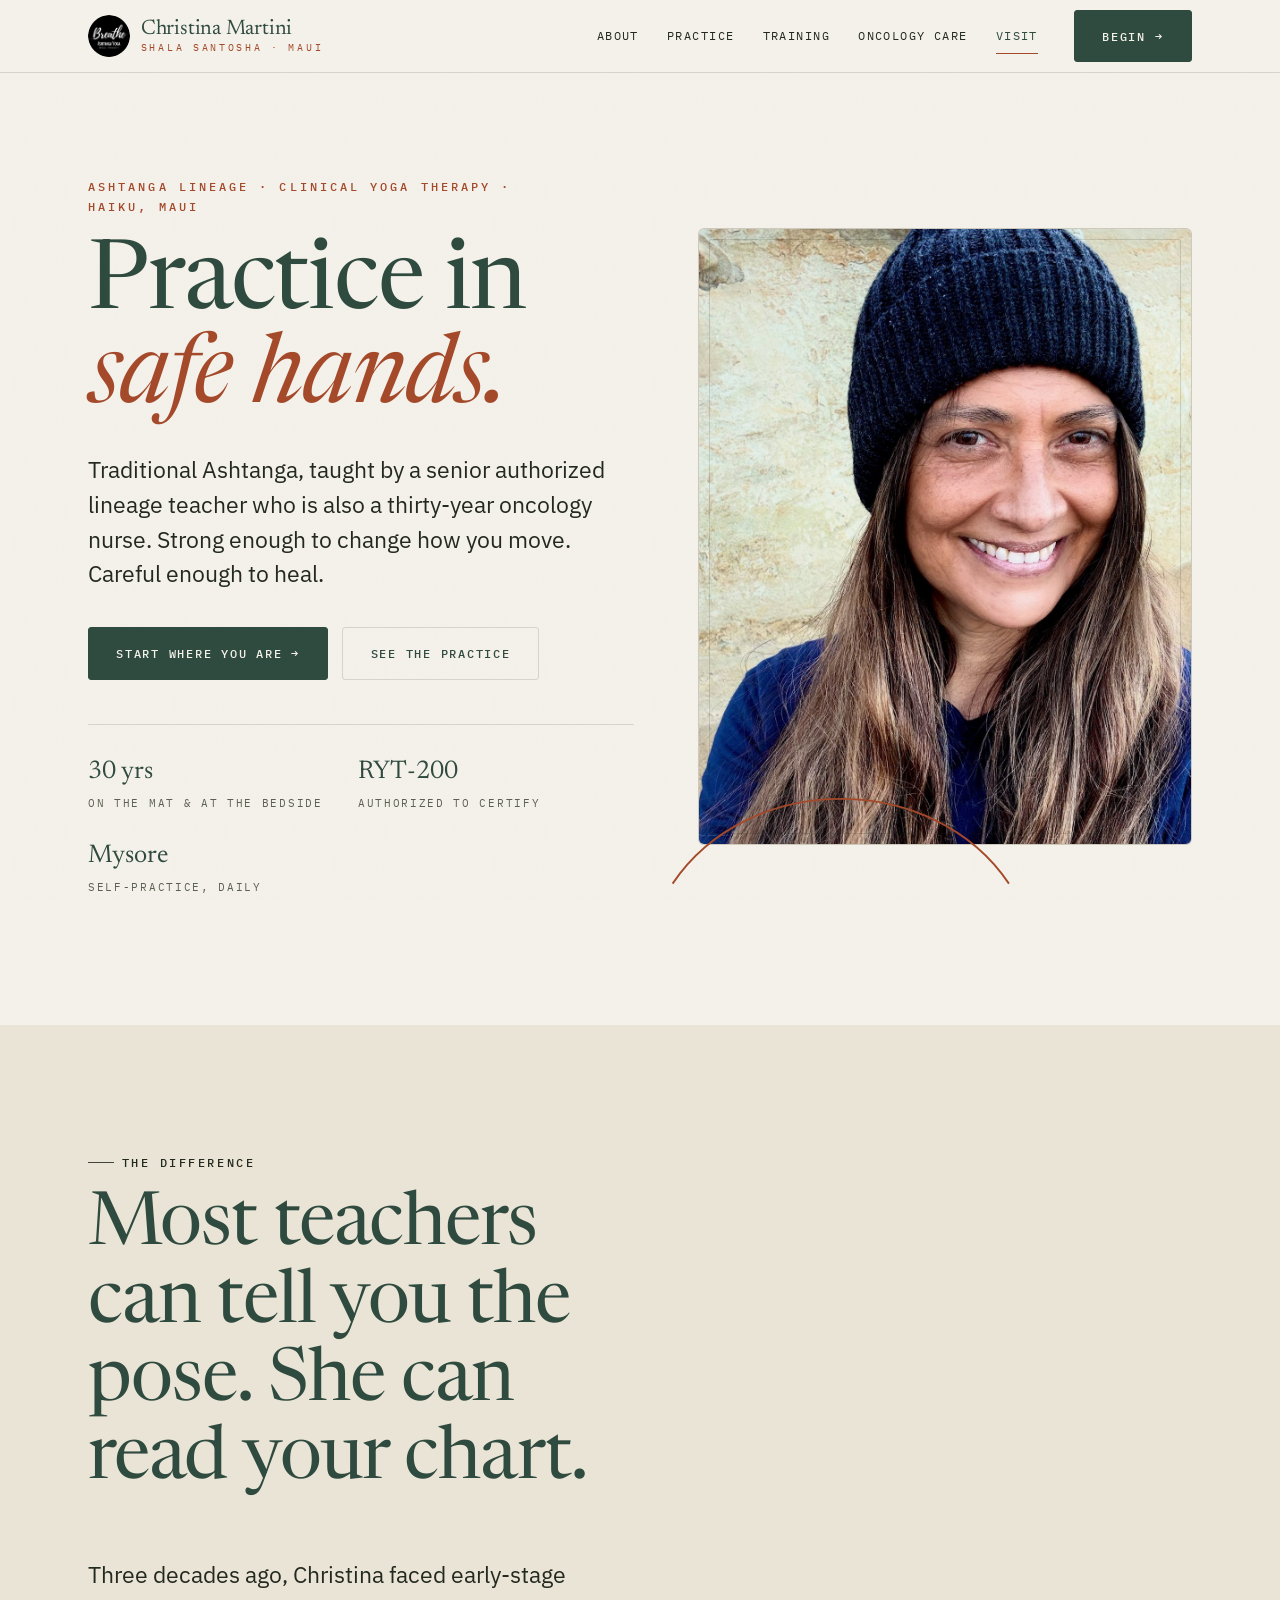
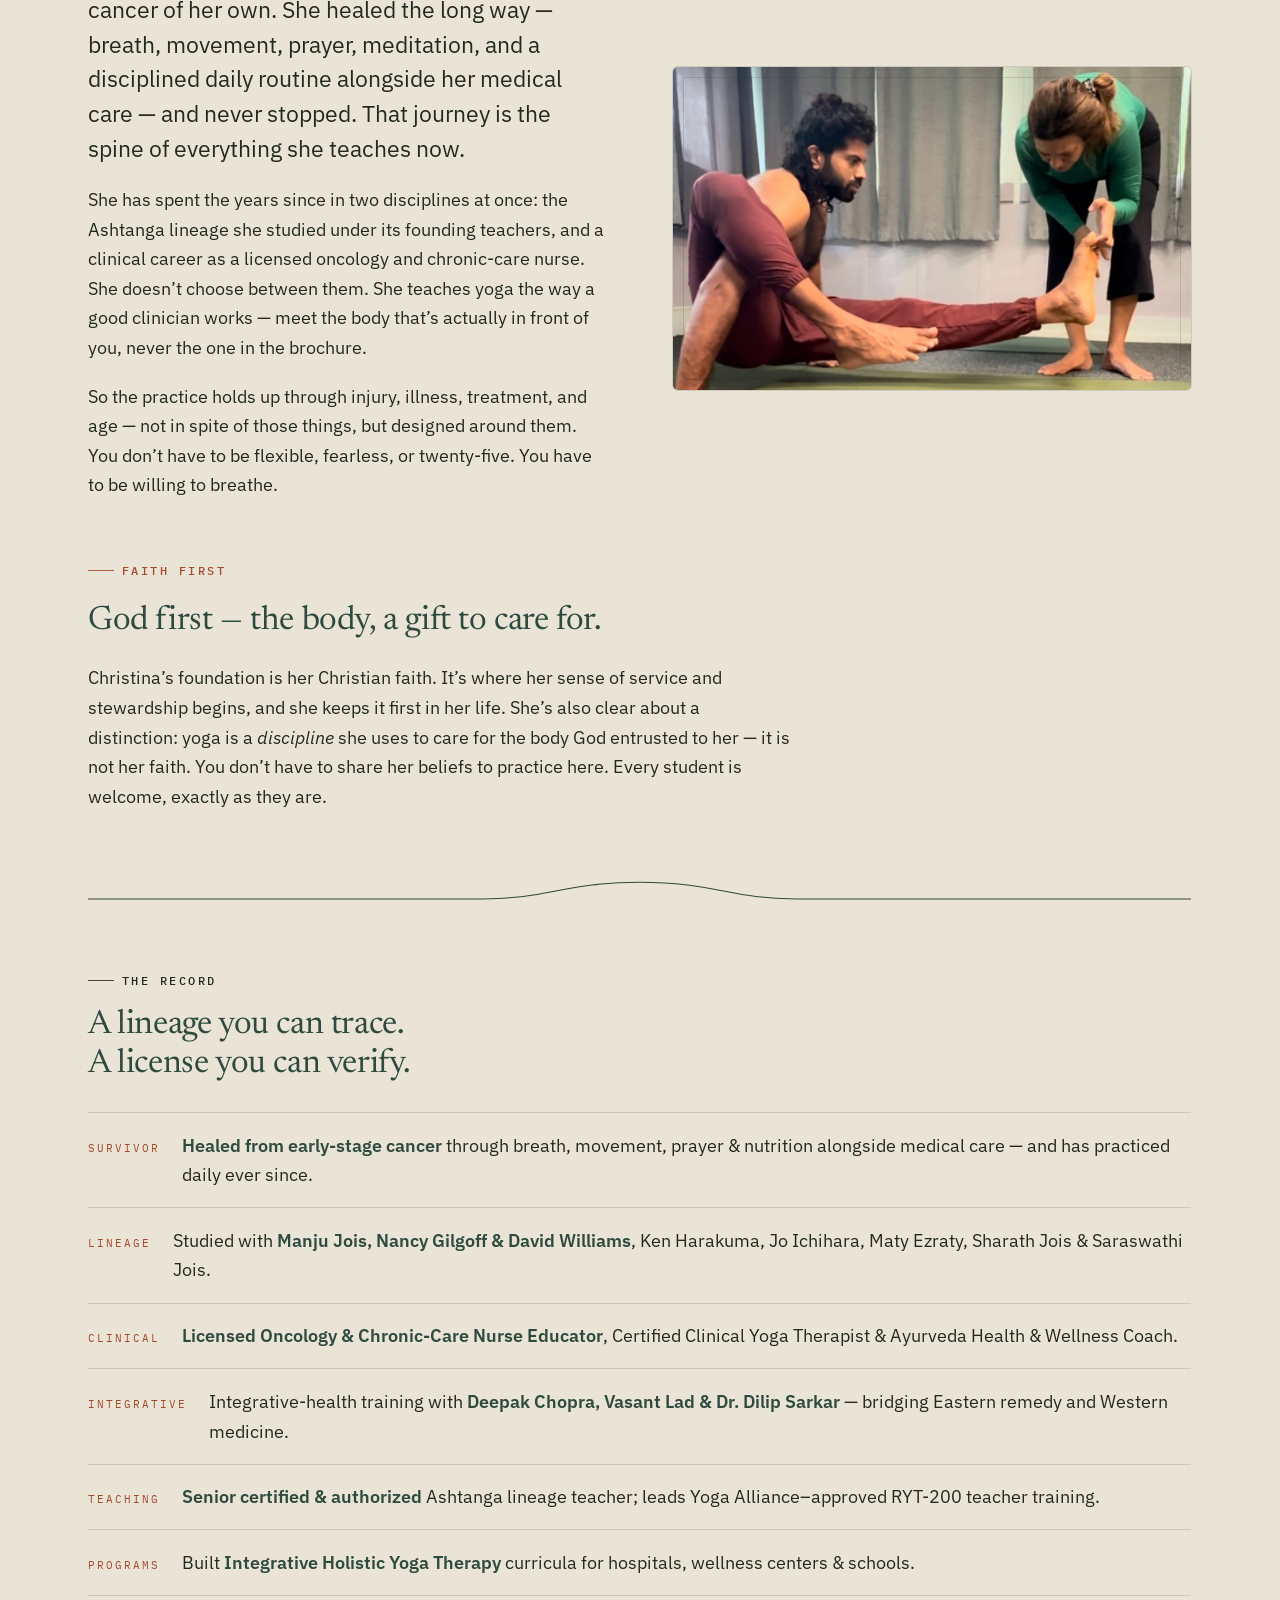
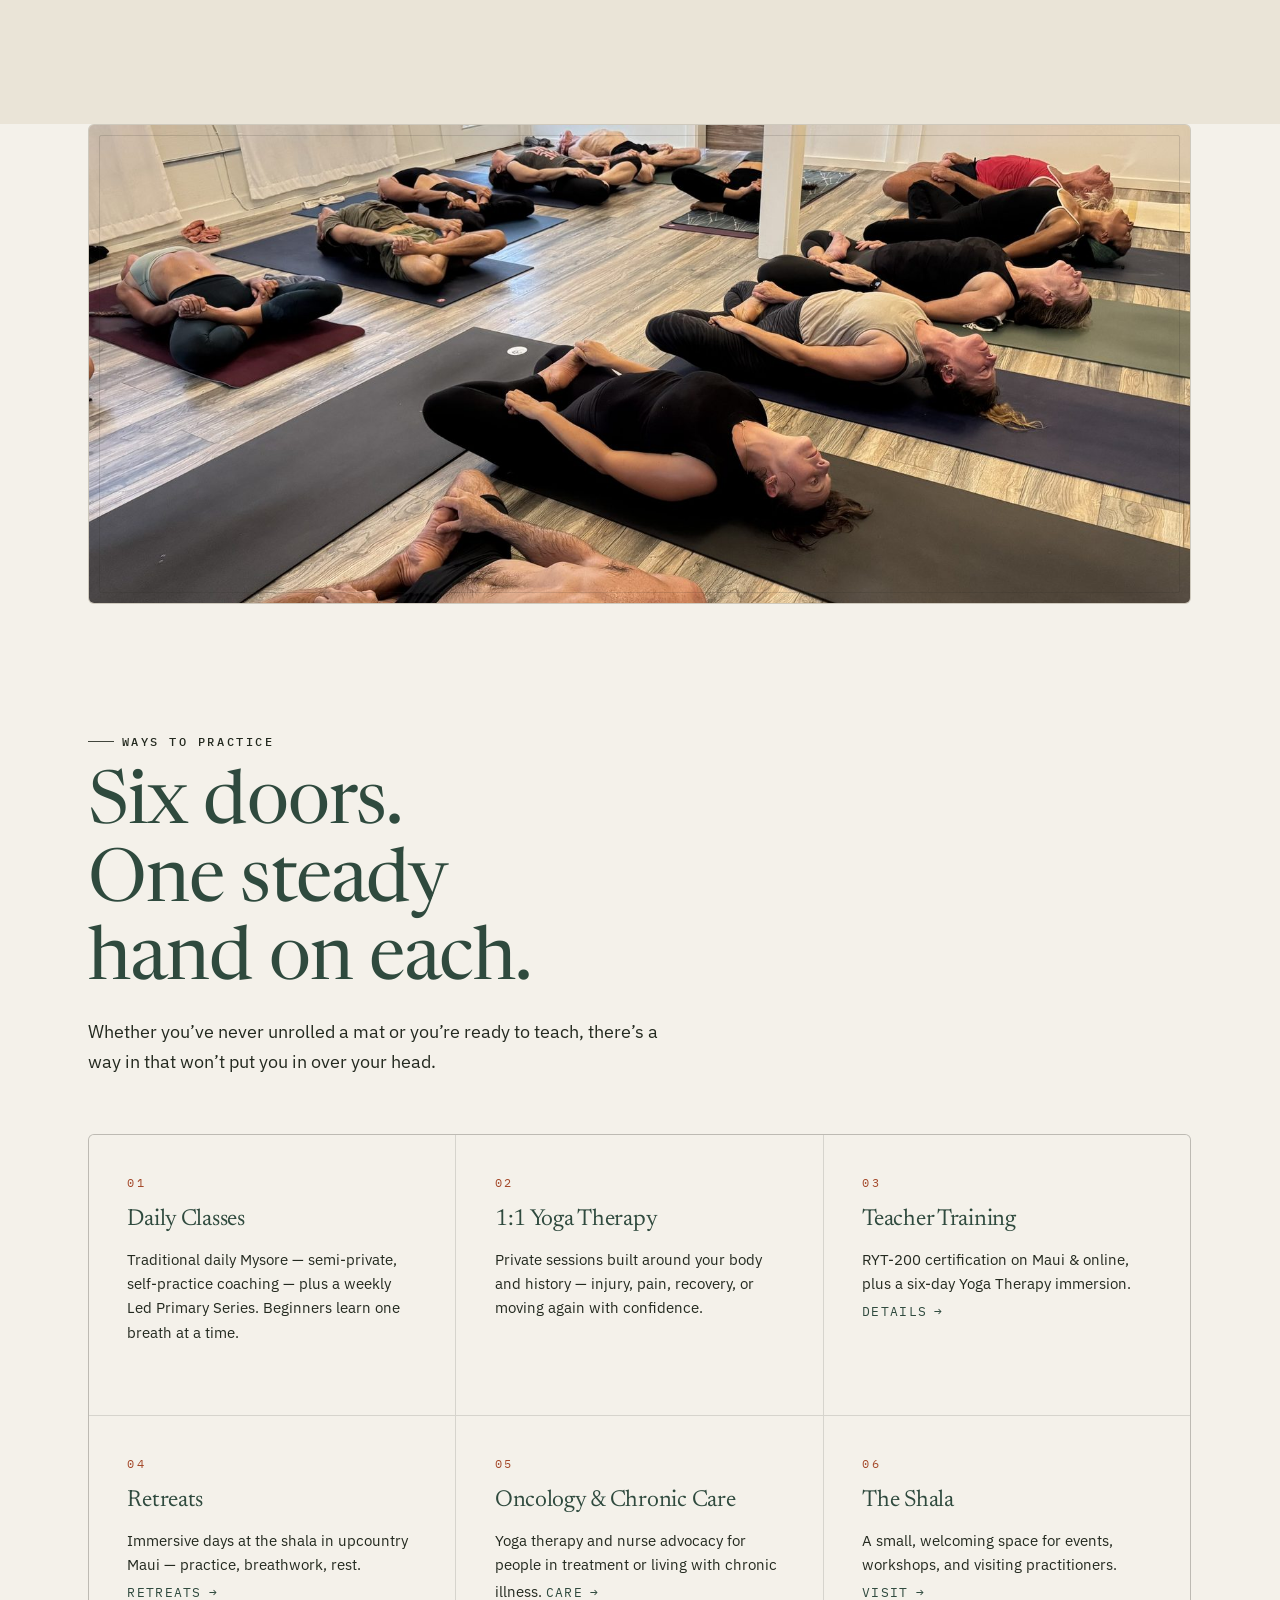
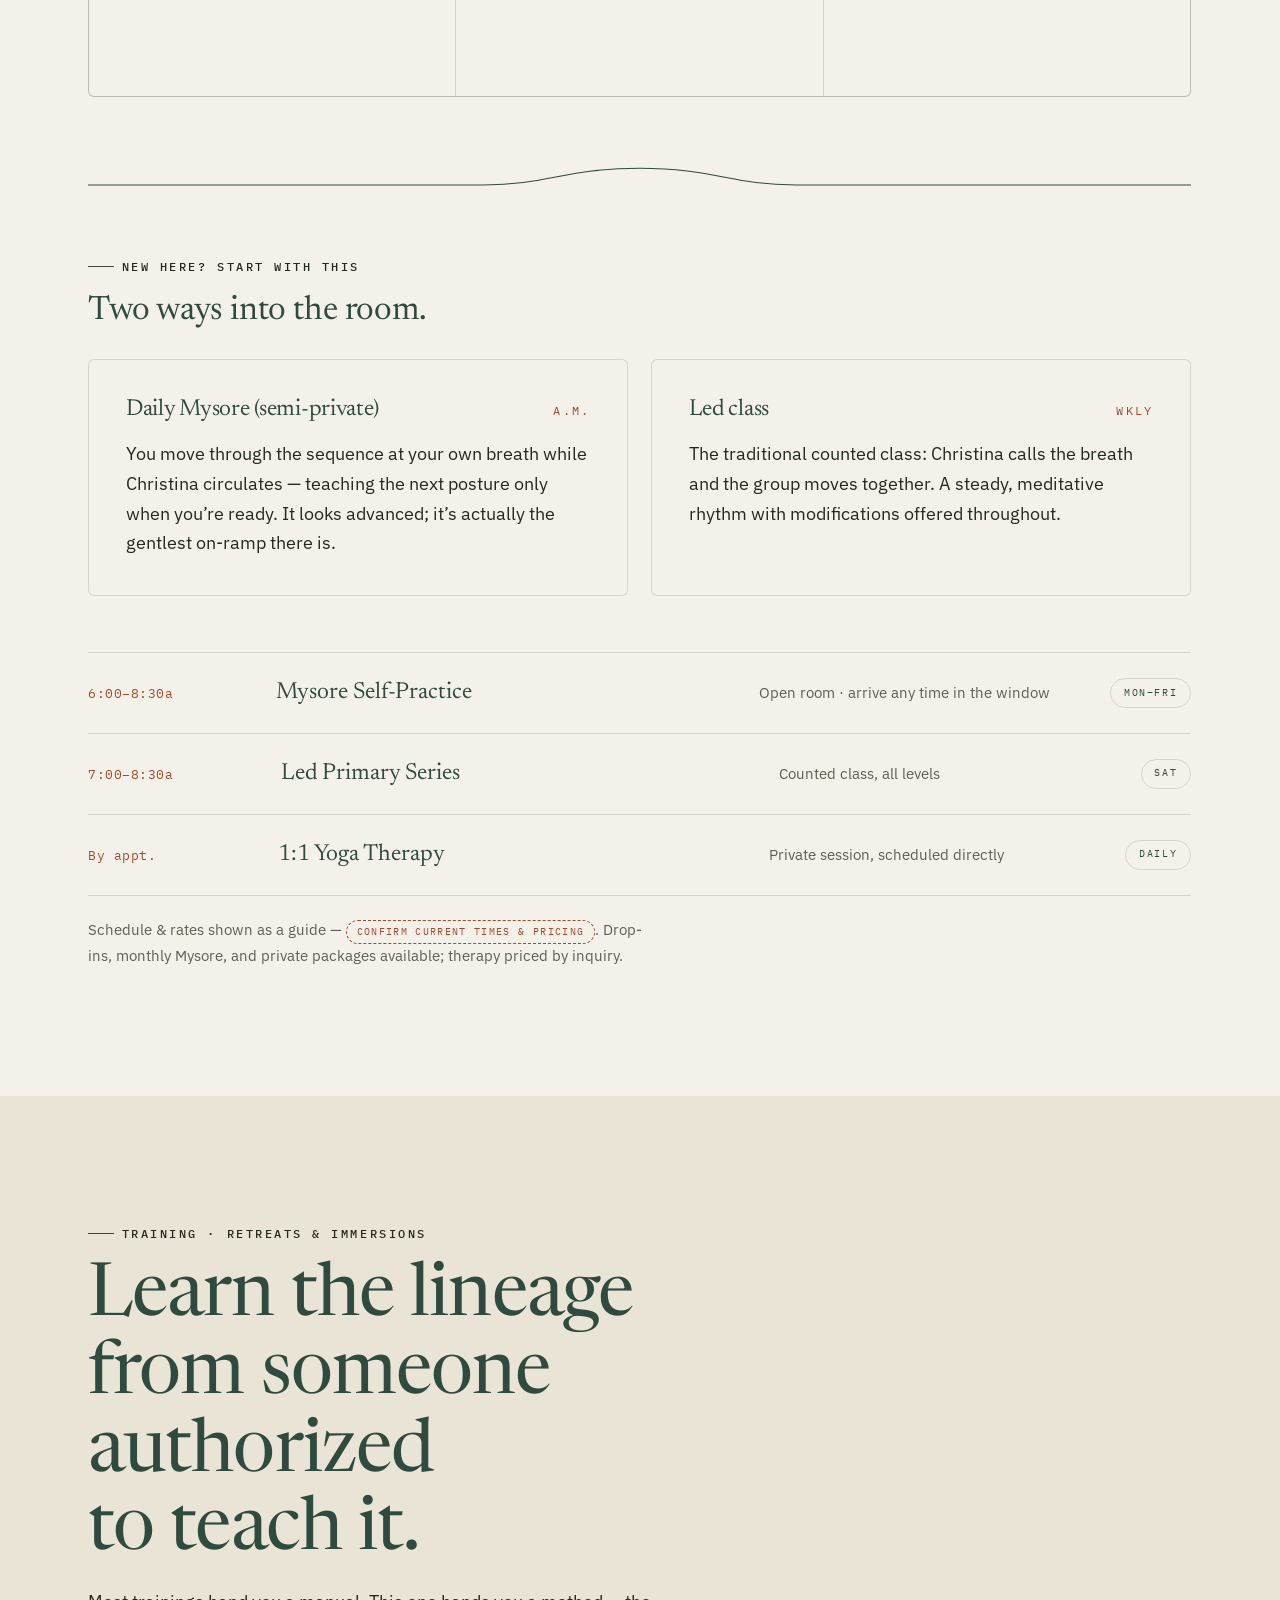
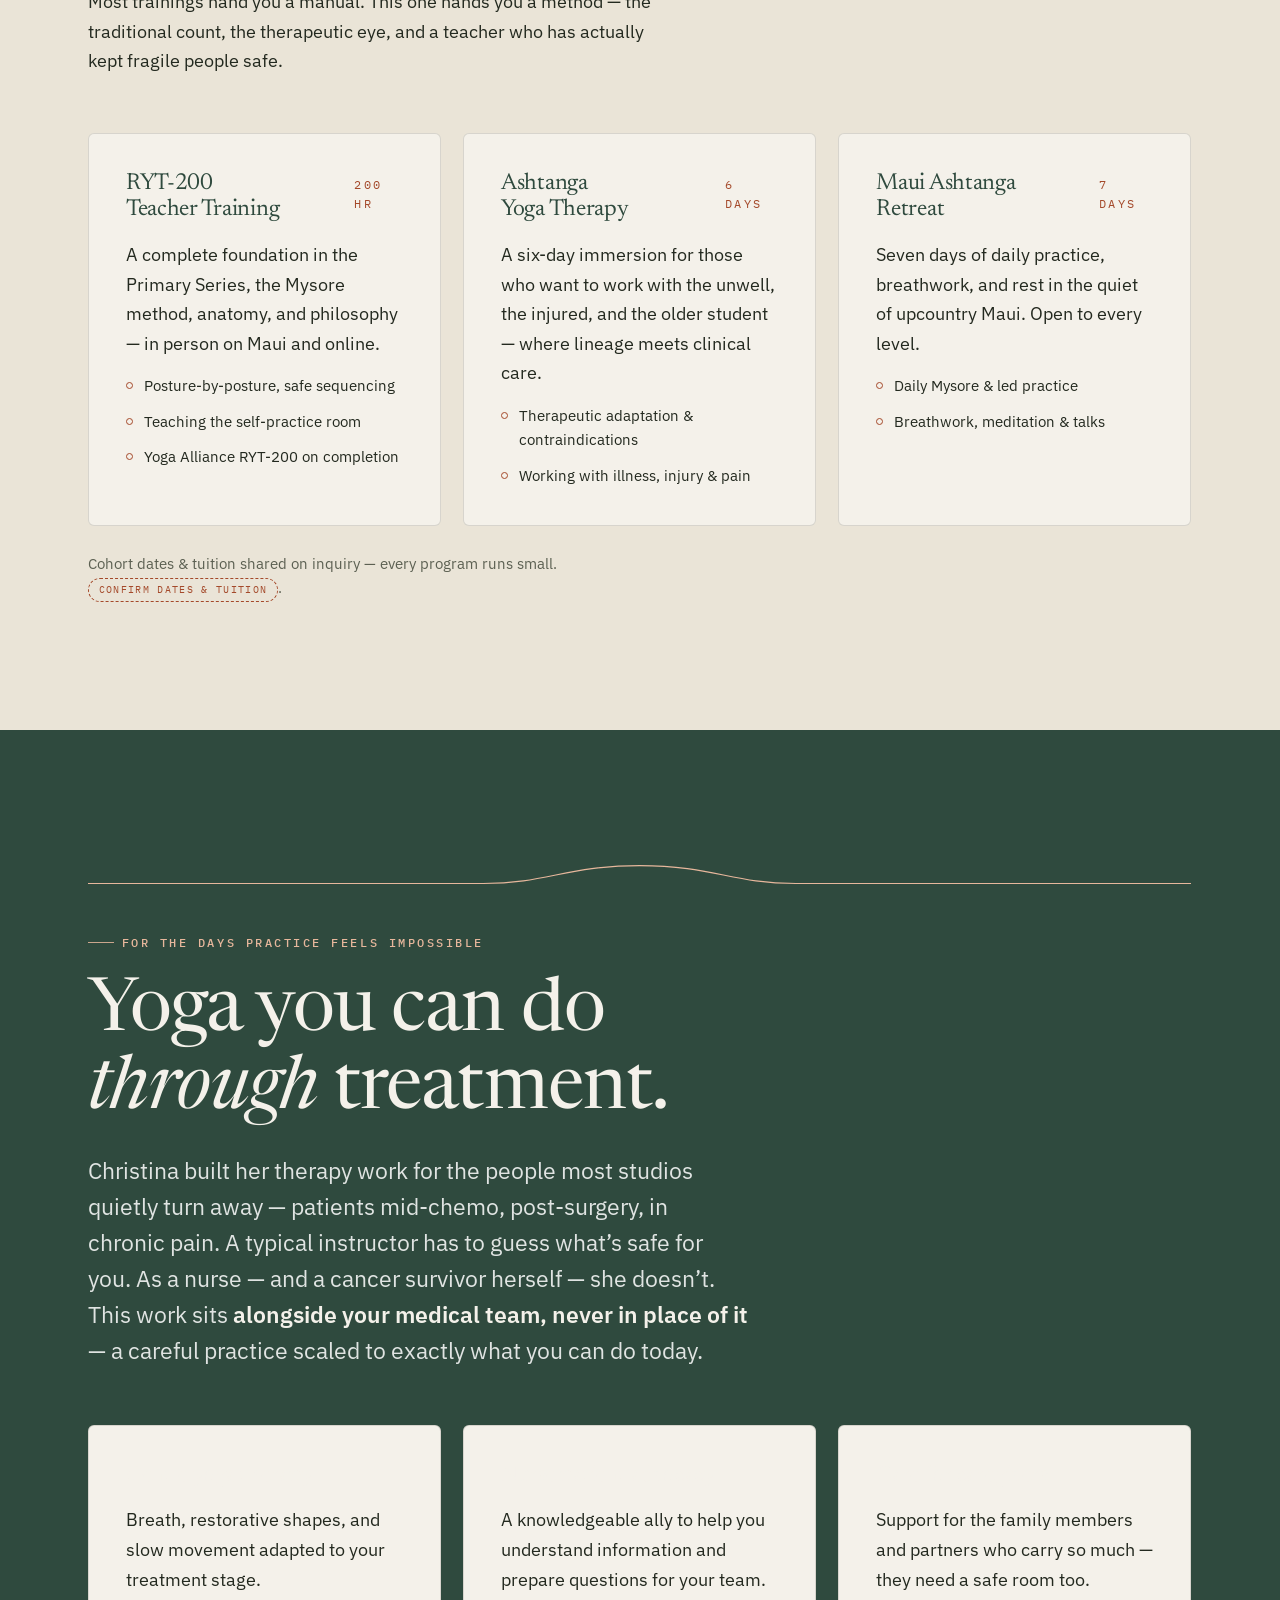
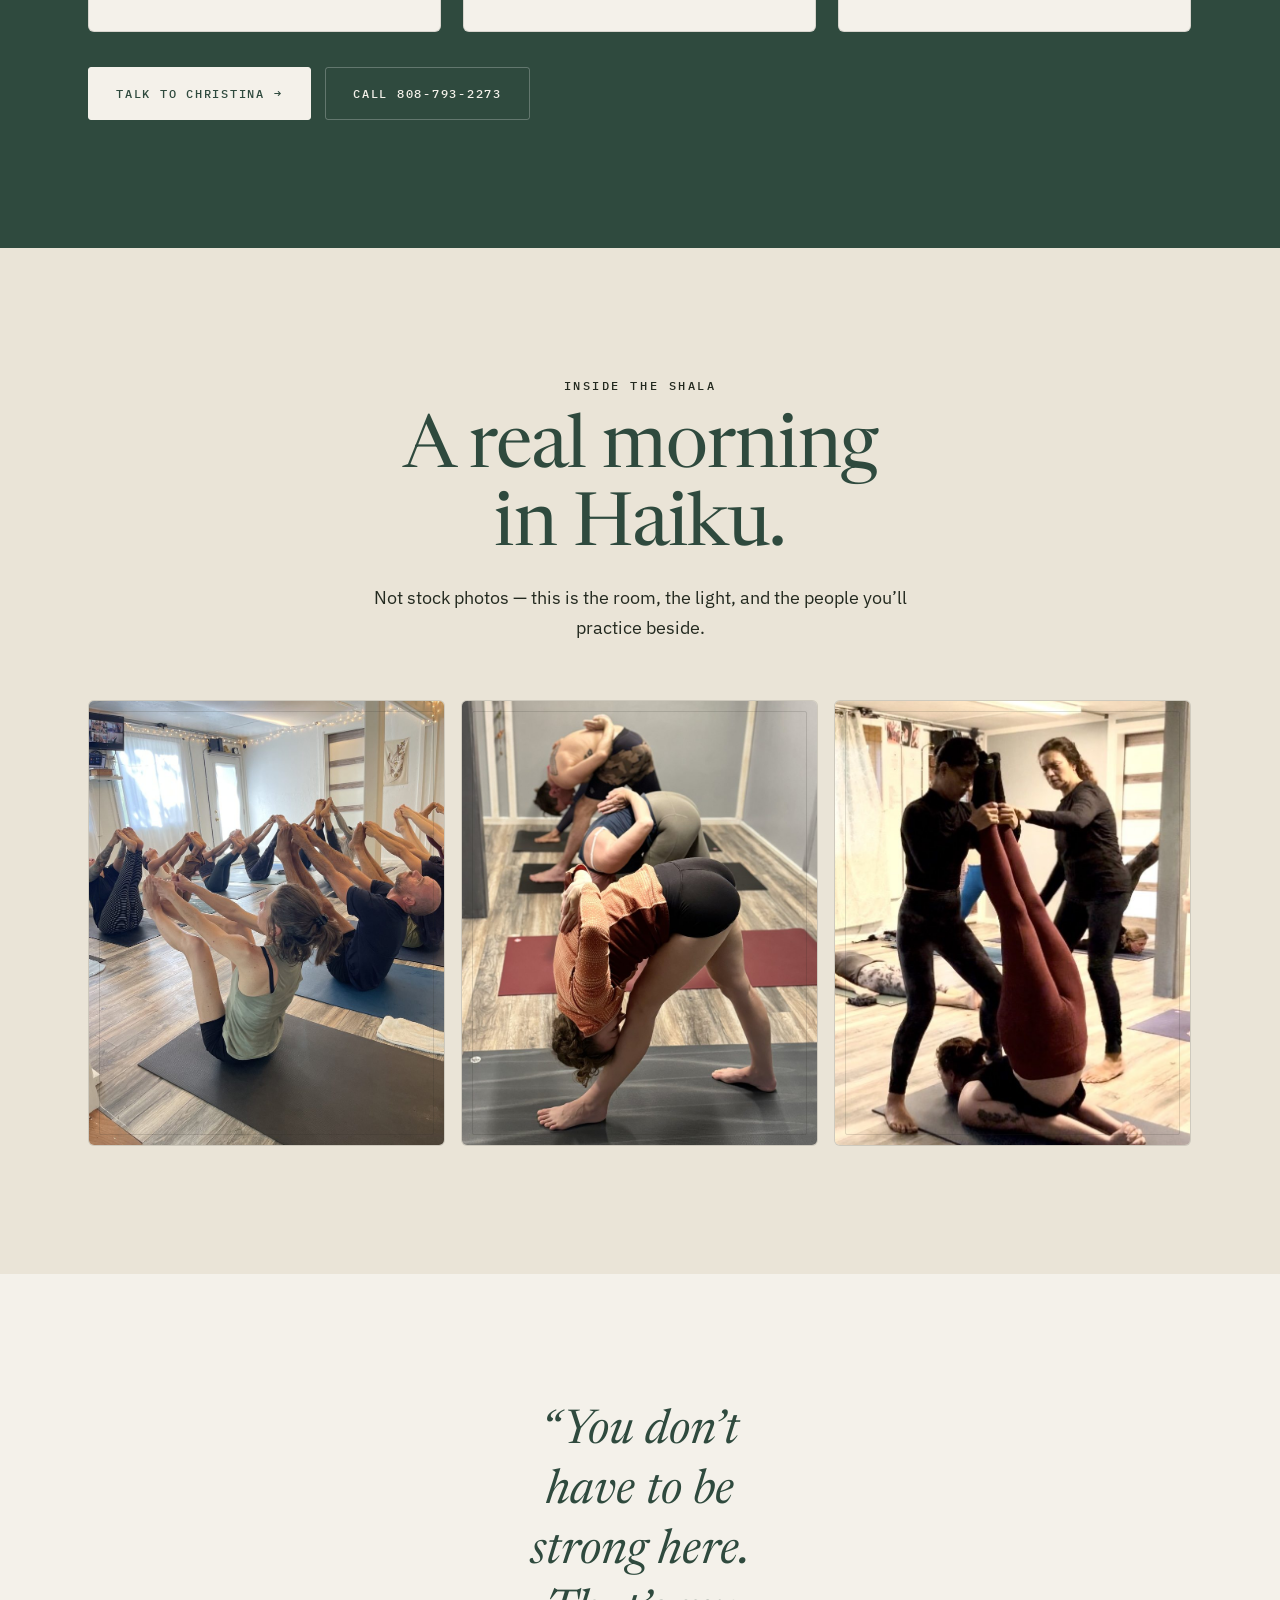
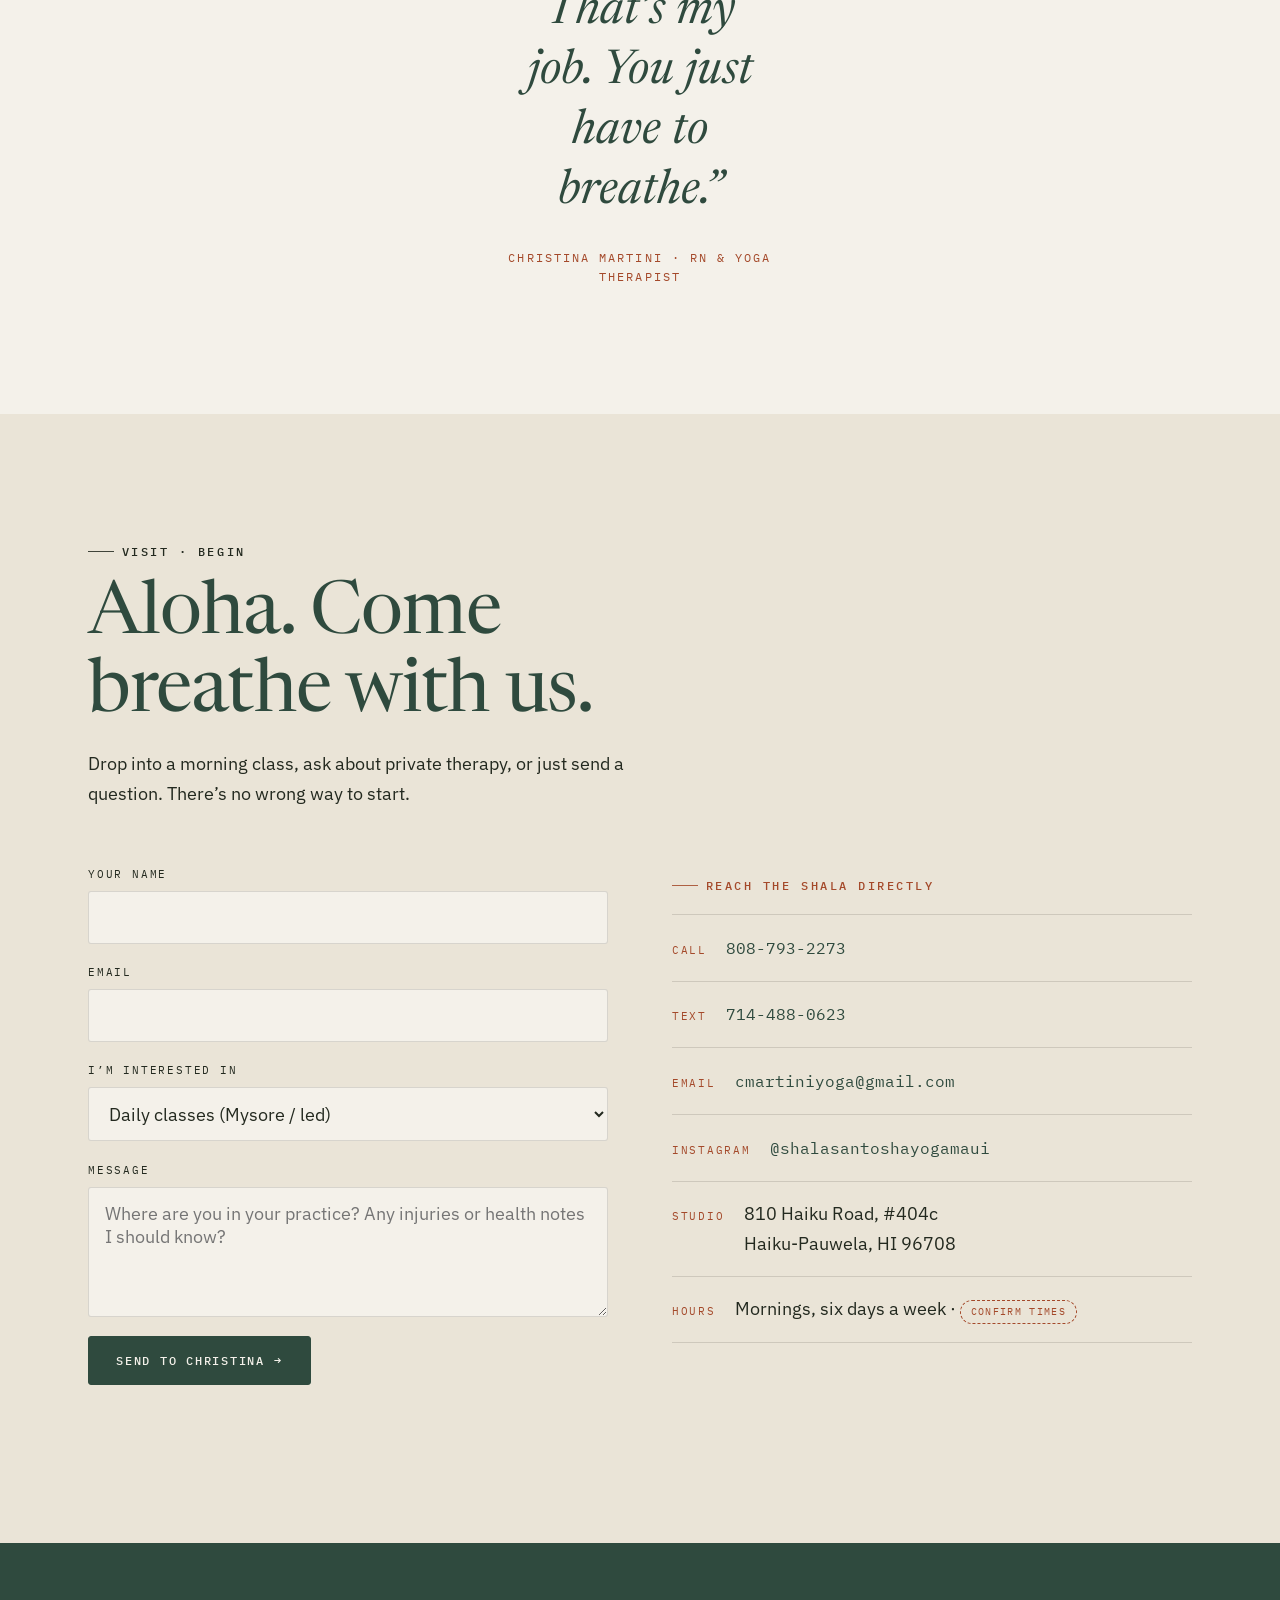
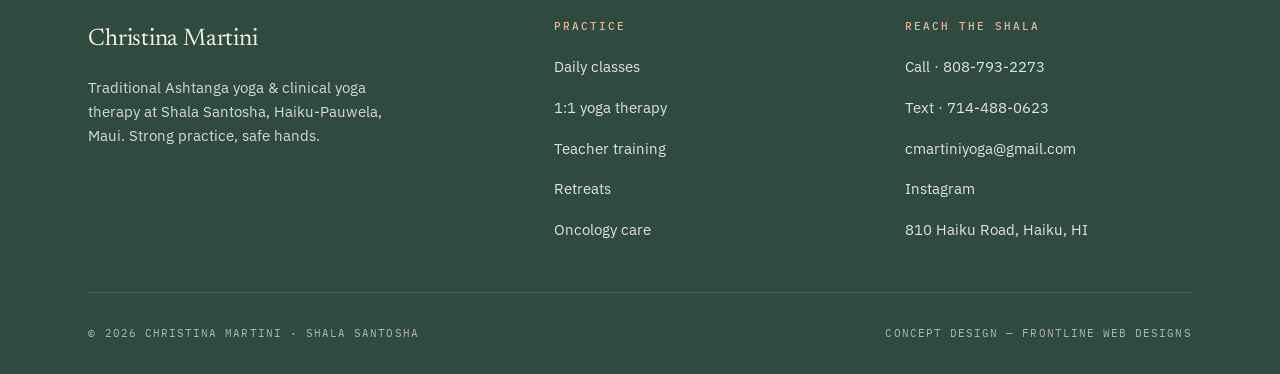
<file: index.html>
<!DOCTYPE html>
<html lang="en">
<head>
  <meta charset="UTF-8" />
  <meta name="viewport" content="width=device-width, initial-scale=1" />
  <!-- PITCH CONCEPT — keep noindex until Christina signs on -->
  <meta name="robots" content="noindex, nofollow" />
  <title>Christina Martini · Traditional Ashtanga Yoga &amp; Clinical Yoga Therapy — Haiku, Maui</title>
  <meta name="description" content="Traditional Ashtanga yoga taught by a senior authorized lineage teacher who is also a 30-year oncology nurse. Daily classes, 1:1 yoga therapy, teacher training, retreats, and oncology support in Haiku-Pauwela, Maui — strong practice in safe hands." />
  <meta property="og:type" content="website" />
  <meta property="og:title" content="Practice in safe hands — Christina Martini, Shala Santosha, Maui" />
  <meta property="og:description" content="Ancient Ashtanga lineage meets real clinical care. Yoga strong enough to transform you, careful enough to heal." />
  <meta property="og:image" content="images/og-image.jpg" />

  <link rel="icon" href="favicon.svg" type="image/svg+xml" />
  <meta name="theme-color" content="#2F4A3E" />
  <link rel="preconnect" href="https://fonts.googleapis.com" />
  <link rel="preconnect" href="https://fonts.gstatic.com" crossorigin />
  <link rel="preload" as="style" href="https://fonts.googleapis.com/css2?family=IBM+Plex+Mono:wght@400;500&family=IBM+Plex+Sans:wght@400;600&family=Newsreader:ital,opsz,wght@0,6..72,400;1,6..72,400&display=swap" />
  <link rel="stylesheet" href="https://fonts.googleapis.com/css2?family=IBM+Plex+Mono:wght@400;500&family=IBM+Plex+Sans:wght@400;600&family=Newsreader:ital,opsz,wght@0,6..72,400;1,6..72,400&display=swap" media="print" onload="this.media='all'" />
  <noscript><link rel="stylesheet" href="https://fonts.googleapis.com/css2?family=IBM+Plex+Mono:wght@400;500&family=IBM+Plex+Sans:wght@400;600&family=Newsreader:ital,opsz,wght@0,6..72,400;1,6..72,400&display=swap" /></noscript>
  <link rel="stylesheet" href="styles.css" />
</head>
<body id="top">
  <a class="skip-link" href="#main">Skip to content</a>

  <!-- ============================== HEADER ============================== -->
  <header class="site-header">
    <div class="container nav">
      <a class="brand brand--logo" href="#top" aria-label="Christina Martini Yoga — top">
        <img class="brand__mark" src="images/logo-breathe.png" alt="" width="42" height="42" />
        <span class="brand__text">
          <span class="brand__name">Christina&nbsp;Martini</span>
          <span class="brand__tag">Shala Santosha · Maui</span>
        </span>
      </a>
      <nav id="nav-menu" class="nav__menu" aria-label="Primary">
        <a class="nav__link" href="#about">About</a>
        <a class="nav__link" href="#practice">Practice</a>
        <a class="nav__link" href="#training">Training</a>
        <a class="nav__link" href="#care">Oncology Care</a>
        <a class="nav__link" href="#visit">Visit</a>
        <span class="nav__cta"><a class="btn" href="#visit">Begin <span class="arrow" aria-hidden="true">&rarr;</span></a></span>
      </nav>
      <button class="nav__toggle" type="button" aria-label="Menu" aria-expanded="false" aria-controls="nav-menu">
        <span></span><span></span><span></span>
      </button>
    </div>
  </header>

  <main id="main">

    <!-- ============================== HERO ============================== -->
    <section class="hero">
      <div class="container hero__grid">
        <div class="hero__copy">
          <p class="eyebrow reveal">Ashtanga Lineage · Clinical Yoga Therapy · Haiku, Maui</p>
          <h1 class="hero__claim reveal" style="--d:80ms">Practice in <span class="soft">safe hands.</span></h1>
          <p class="hero__deck reveal" style="--d:160ms">
            Traditional Ashtanga, taught by a senior authorized lineage teacher
            who is also a thirty-year oncology nurse. Strong enough to change how
            you move. Careful enough to heal.
          </p>
          <div class="hero__actions reveal" style="--d:240ms">
            <a class="btn" href="#visit">Start where you are <span class="arrow" aria-hidden="true">&rarr;</span></a>
            <a class="btn btn--ghost" href="#practice">See the practice</a>
          </div>
          <dl class="hero__meta reveal" style="--d:320ms">
            <div><dt>30 yrs</dt><dd>On the mat &amp; at the bedside</dd></div>
            <div><dt>RYT&#8209;200</dt><dd>Authorized to certify</dd></div>
            <div><dt>Mysore</dt><dd>Self-practice, daily</dd></div>
          </dl>
        </div>
        <div class="hero__media reveal" style="--d:200ms">
          <!-- PHOTO: Christina portrait — vertical 4:5 (~960×1200). Calm and present,
               soft Maui light, hands visible if possible. Replace .frame with <img alt="Christina Martini, founder of Shala Santosha, on Maui">. -->
          <div class="frame frame--portrait">
            <img src="images/cm-portrait.jpg" alt="Christina Martini, founder and senior teacher of Shala Santosha, on Maui" width="1853" height="2316" loading="eager" />
          </div>
          <svg class="hero__arc" viewBox="0 0 300 120" fill="none" aria-hidden="true">
            <path d="M4 116 C 70 18 230 18 296 116" stroke="currentColor" stroke-width="1.6" />
          </svg>
        </div>
      </div>
    </section>

    <!-- ============================== ABOUT / THE DIFFERENCE ============================== -->
    <section class="section section--surface" id="about">
      <div class="container">
        <div class="head reveal">
          <p class="label">The difference</p>
          <h2>Most teachers can tell you the pose. She can read your chart.</h2>
        </div>
        <div class="split">
          <div class="split__body reveal reveal--left">
            <p class="lead">
              Three decades ago, Christina faced early-stage cancer of her own. She
              healed the long way — breath, movement, prayer, meditation, and a
              disciplined daily routine alongside her medical care — and never stopped.
              That journey is the spine of everything she teaches now.
            </p>
            <p>
              She has spent the years since in two disciplines at once: the Ashtanga
              lineage she studied under its founding teachers, and a clinical career as
              a licensed oncology and chronic-care nurse. She doesn&rsquo;t choose between
              them. She teaches yoga the way a good clinician works — meet the body
              that&rsquo;s actually in front of you, never the one in the brochure.
            </p>
            <p>
              So the practice holds up through injury, illness, treatment, and age — not
              in spite of those things, but designed around them. You don&rsquo;t have to
              be flexible, fearless, or twenty-five. You have to be willing to breathe.
            </p>
          </div>
          <div class="split__media reveal reveal--right" style="--d:120ms">
            <!-- PHOTO: Christina assisting a student in the Mysore room — wide 16:10 (~1200×750).
                 Hands-on, attentive. Replace .frame with <img>. -->
            <div class="frame frame--wide">
              <img src="images/cm-assist.jpg" alt="Christina giving a careful hands-on adjustment to a student at the shala" width="1179" height="737" loading="lazy" />
            </div>
          </div>
        </div>

        <div class="callout reveal" style="margin-top:clamp(2.6rem,5vw,3.8rem);max-width:64ch">
          <p class="label">Faith first</p>
          <h3>God first &mdash; the body, a gift to care for.</h3>
          <p>
            Christina&rsquo;s foundation is her Christian faith. It&rsquo;s where her
            sense of service and stewardship begins, and she keeps it first in her life.
            She&rsquo;s also clear about a distinction: yoga is a <em>discipline</em> she
            uses to care for the body God entrusted to her &mdash; it is not her faith.
            You don&rsquo;t have to share her beliefs to practice here. Every student is
            welcome, exactly as they are.
          </p>
        </div>

        <svg class="breath breath-divider breath--draw reveal" viewBox="0 0 1200 40" preserveAspectRatio="none" aria-hidden="true" style="height:32px"><path pathLength="1" d="M0,30 H430 C500,30 520,9 600,9 S700,30 770,30 H1200" /></svg>

        <div class="head reveal" style="margin-bottom:1.8rem">
          <p class="label">The record</p>
          <h3>A lineage you can trace. A license you can verify.</h3>
        </div>
        <div class="creds reveal">
          <div class="cred"><span class="cred__k">Survivor</span><span class="cred__v"><strong>Healed from early-stage cancer</strong> through breath, movement, prayer &amp; nutrition alongside medical care — and has practiced daily ever since.</span></div>
          <div class="cred"><span class="cred__k">Lineage</span><span class="cred__v">Studied with <strong>Manju Jois, Nancy Gilgoff &amp; David Williams</strong>, Ken Harakuma, Jo Ichihara, Maty Ezraty, Sharath Jois &amp; Saraswathi Jois.</span></div>
          <div class="cred"><span class="cred__k">Clinical</span><span class="cred__v"><strong>Licensed Oncology &amp; Chronic-Care Nurse Educator</strong>, Certified Clinical Yoga Therapist &amp; Ayurveda Health &amp; Wellness Coach.</span></div>
          <div class="cred"><span class="cred__k">Integrative</span><span class="cred__v">Integrative-health training with <strong>Deepak Chopra, Vasant Lad &amp; Dr. Dilip Sarkar</strong> — bridging Eastern remedy and Western medicine.</span></div>
          <div class="cred"><span class="cred__k">Teaching</span><span class="cred__v"><strong>Senior certified &amp; authorized</strong> Ashtanga lineage teacher; leads Yoga Alliance&ndash;approved RYT-200 teacher training.</span></div>
          <div class="cred"><span class="cred__k">Programs</span><span class="cred__v">Built <strong>Integrative Holistic Yoga Therapy</strong> curricula for hospitals, wellness centers &amp; schools.</span></div>
        </div>
      </div>
    </section>

    <!-- ============================== SHALA WIDE BAND ============================== -->
    <section class="section" style="padding-block:0">
      <div class="container">
        <div class="frame reveal" style="aspect-ratio:2.3/1;border-radius:var(--radius-lg)">
          <img src="images/shala-wide.jpg" alt="A led Ashtanga class resting between postures at Shala Santosha on Maui" width="1600" height="696" loading="lazy" />
        </div>
      </div>
    </section>

    <!-- ============================== PRACTICE ============================== -->
    <section class="section" id="practice">
      <div class="container">
        <div class="head reveal">
          <p class="label">Ways to practice</p>
          <h2>Six doors. One steady hand on each.</h2>
          <p>Whether you&rsquo;ve never unrolled a mat or you&rsquo;re ready to teach, there&rsquo;s a way in that won&rsquo;t put you in over your head.</p>
        </div>

        <div class="offerings reveal">
          <article class="offering"><span class="offering__no">01</span><h3>Daily Classes</h3><p>Traditional daily Mysore — semi-private, self-practice coaching — plus a weekly Led Primary Series. Beginners learn one breath at a time.</p></article>
          <article class="offering"><span class="offering__no">02</span><h3>1:1 Yoga Therapy</h3><p>Private sessions built around your body and history — injury, pain, recovery, or moving again with confidence.</p></article>
          <article class="offering"><span class="offering__no">03</span><h3>Teacher Training</h3><p>RYT-200 certification on Maui &amp; online, plus a six-day Yoga Therapy immersion. <a class="tlink" href="#training">Details <span class="arrow" aria-hidden="true">&rarr;</span></a></p></article>
          <article class="offering"><span class="offering__no">04</span><h3>Retreats</h3><p>Immersive days at the shala in upcountry Maui — practice, breathwork, rest. <a class="tlink" href="#training">Retreats <span class="arrow" aria-hidden="true">&rarr;</span></a></p></article>
          <article class="offering"><span class="offering__no">05</span><h3>Oncology &amp; Chronic Care</h3><p>Yoga therapy and nurse advocacy for people in treatment or living with chronic illness. <a class="tlink" href="#care">Care <span class="arrow" aria-hidden="true">&rarr;</span></a></p></article>
          <article class="offering"><span class="offering__no">06</span><h3>The Shala</h3><p>A small, welcoming space for events, workshops, and visiting practitioners. <a class="tlink" href="#visit">Visit <span class="arrow" aria-hidden="true">&rarr;</span></a></p></article>
        </div>

        <svg class="breath breath-divider breath--draw reveal" viewBox="0 0 1200 40" preserveAspectRatio="none" aria-hidden="true" style="height:32px"><path pathLength="1" d="M0,30 H430 C500,30 520,9 600,9 S700,30 770,30 H1200" /></svg>

        <div class="head reveal" style="margin-bottom:1.8rem">
          <p class="label">New here? Start with this</p>
          <h3>Two ways into the room.</h3>
        </div>
        <div class="cards reveal" style="margin-bottom:clamp(2.5rem,5vw,3.5rem)">
          <article class="card">
            <div class="card__top"><h3>Daily Mysore <span style="white-space:nowrap">(semi-private)</span></h3><span class="offering__no">A.M.</span></div>
            <p style="color:var(--ink)">You move through the sequence at your own breath while Christina circulates — teaching the next posture only when you&rsquo;re ready. It looks advanced; it&rsquo;s actually the gentlest on-ramp there is.</p>
          </article>
          <article class="card">
            <div class="card__top"><h3>Led class</h3><span class="offering__no">WKLY</span></div>
            <p style="color:var(--ink)">The traditional counted class: Christina calls the breath and the group moves together. A steady, meditative rhythm with modifications offered throughout.</p>
          </article>
        </div>

        <div class="rows reveal">
          <div class="row" role="group">
            <span class="row__time">6:00&ndash;8:30a</span>
            <span class="row__name">Mysore Self-Practice</span>
            <span class="row__desc">Open room · arrive any time in the window</span>
            <span class="row__tag">Mon&ndash;Fri</span>
          </div>
          <div class="row" role="group">
            <span class="row__time">7:00&ndash;8:30a</span>
            <span class="row__name">Led Primary Series</span>
            <span class="row__desc">Counted class, all levels</span>
            <span class="row__tag">Sat</span>
          </div>
          <div class="row" role="group">
            <span class="row__time">By appt.</span>
            <span class="row__name">1:1 Yoga Therapy</span>
            <span class="row__desc">Private session, scheduled directly</span>
            <span class="row__tag">Daily</span>
          </div>
        </div>
        <p class="reveal" style="margin-top:1.4rem;font-size:var(--step--1);color:var(--ink-soft)">
          Schedule &amp; rates shown as a guide — <span class="tbc">confirm current times &amp; pricing</span>. Drop-ins, monthly Mysore, and private packages available; therapy priced by inquiry.
        </p>
      </div>
    </section>

    <!-- ============================== TRAINING ============================== -->
    <section class="section section--surface" id="training">
      <div class="container">
        <div class="head reveal">
          <p class="label">Training · Retreats &amp; Immersions</p>
          <h2>Learn the lineage from someone authorized to teach it.</h2>
          <p>Most trainings hand you a manual. This one hands you a method — the traditional count, the therapeutic eye, and a teacher who has actually kept fragile people safe.</p>
        </div>
        <div class="cards reveal">
          <article class="card">
            <div class="card__top"><h3>RYT-200 Teacher Training</h3><span class="offering__no">200 HR</span></div>
            <p style="color:var(--ink)">A complete foundation in the Primary Series, the Mysore method, anatomy, and philosophy — in person on Maui and online.</p>
            <ul><li>Posture-by-posture, safe sequencing</li><li>Teaching the self-practice room</li><li>Yoga Alliance RYT-200 on completion</li></ul>
          </article>
          <article class="card">
            <div class="card__top"><h3>Ashtanga Yoga Therapy</h3><span class="offering__no">6 DAYS</span></div>
            <p style="color:var(--ink)">A six-day immersion for those who want to work with the unwell, the injured, and the older student — where lineage meets clinical care.</p>
            <ul><li>Therapeutic adaptation &amp; contraindications</li><li>Working with illness, injury &amp; pain</li></ul>
          </article>
          <article class="card">
            <div class="card__top"><h3>Maui Ashtanga Retreat</h3><span class="offering__no">7 DAYS</span></div>
            <p style="color:var(--ink)">Seven days of daily practice, breathwork, and rest in the quiet of upcountry Maui. Open to every level.</p>
            <ul><li>Daily Mysore &amp; led practice</li><li>Breathwork, meditation &amp; talks</li></ul>
          </article>
        </div>
        <p class="reveal" style="margin-top:1.6rem;font-size:var(--step--1);color:var(--ink-soft)">
          Cohort dates &amp; tuition shared on inquiry — every program runs small. <span class="tbc">Confirm dates &amp; tuition</span>.
        </p>
      </div>
    </section>

    <!-- ============================== ONCOLOGY (SAFE) ============================== -->
    <section class="section section--ink" id="care">
      <div class="container">
        <svg class="breath breath--draw reveal" viewBox="0 0 1200 40" preserveAspectRatio="none" aria-hidden="true" style="height:34px;margin-bottom:2.6rem"><path pathLength="1" d="M0,30 H430 C500,30 520,9 600,9 S700,30 770,30 H1200" style="stroke:#e7b79c" /></svg>
        <div class="callout reveal">
          <p class="label">For the days practice feels impossible</p>
          <h2>Yoga you can do <span class="serif-italic">through</span> treatment.</h2>
          <p style="color:#ffffffd9; font-size:var(--step-1); line-height:1.55; max-width:56ch;">
            Christina built her therapy work for the people most studios quietly turn
            away — patients mid-chemo, post-surgery, in chronic pain. A typical instructor
            has to guess what&rsquo;s safe for you. As a nurse — and a cancer survivor
            herself — she doesn&rsquo;t. This work
            sits <strong style="color:var(--bg)">alongside your medical team, never in place of it</strong> —
            a careful practice scaled to exactly what you can do today.
          </p>
        </div>

        <div class="cards reveal" style="margin-top:clamp(2.5rem,5vw,3.5rem)">
          <article class="card"><h3 style="font-size:var(--step-1)">Gentle yoga therapy</h3><p style="color:var(--ink)">Breath, restorative shapes, and slow movement adapted to your treatment stage.</p></article>
          <article class="card"><h3 style="font-size:var(--step-1)">Nurse patient advocacy</h3><p style="color:var(--ink)">A knowledgeable ally to help you understand information and prepare questions for your team.</p></article>
          <article class="card"><h3 style="font-size:var(--step-1)">Care for caregivers</h3><p style="color:var(--ink)">Support for the family members and partners who carry so much — they need a safe room too.</p></article>
        </div>
        <div class="hero__actions reveal" style="margin-top:2.2rem">
          <a class="btn btn--bone" href="#visit">Talk to Christina <span class="arrow" aria-hidden="true">&rarr;</span></a>
          <a class="btn btn--ghost" href="tel:+18087932273" style="--_fg:var(--bg);border-color:#ffffff40">Call 808-793-2273</a>
        </div>
      </div>
    </section>

    <!-- ============================== INSIDE THE SHALA (real photos) ============================== -->
    <section class="section section--surface">
      <div class="container">
        <div class="head head--center center reveal">
          <p class="label is-plain" style="justify-content:center">Inside the shala</p>
          <h2>A real morning in Haiku.</h2>
          <p>Not stock photos &mdash; this is the room, the light, and the people you&rsquo;ll practice beside.</p>
        </div>
        <div class="gallery reveal">
          <div class="frame frame--portrait"><img src="images/sh-1.jpg" alt="Students holding boat pose together in a led class at Shala Santosha" width="900" height="1125" loading="lazy" /></div>
          <div class="frame frame--portrait"><img src="images/sh-2.jpg" alt="A student moving through a deep standing twist during practice" width="900" height="1125" loading="lazy" /></div>
          <div class="frame frame--portrait"><img src="images/sh-3.jpg" alt="Christina supporting a student through an inversion" width="721" height="901" loading="lazy" /></div>
        </div>
      </div>
    </section>

    <!-- ============================== PULL QUOTE ============================== -->
    <section class="section">
      <div class="container">
        <div class="pullquote reveal reveal--scale">
          <blockquote>&ldquo;You don&rsquo;t have to be strong here. That&rsquo;s my job. You just have to breathe.&rdquo;</blockquote>
          <cite>Christina Martini · RN &amp; yoga therapist</cite>
        </div>
      </div>
    </section>

    <!-- ============================== VISIT / CONTACT ============================== -->
    <section class="section section--surface" id="visit">
      <div class="container">
        <div class="head reveal">
          <p class="label">Visit · Begin</p>
          <h2>Aloha. Come breathe with us.</h2>
          <p>Drop into a morning class, ask about private therapy, or just send a question. There&rsquo;s no wrong way to start.</p>
        </div>
        <div class="contact-grid">
          <div class="reveal">
            <!-- Pitch demo: this form does not submit to a server. The handler shows a
                 confirmation. Wire to Formspree / Netlify Forms before any real deploy. -->
            <form id="contact-form" novalidate>
              <div class="field">
                <label for="name">Your name</label>
                <input id="name" name="name" type="text" autocomplete="name" required />
              </div>
              <div class="field">
                <label for="email">Email</label>
                <input id="email" name="email" type="email" autocomplete="email" required />
              </div>
              <div class="field">
                <label for="interest">I&rsquo;m interested in</label>
                <select id="interest" name="interest">
                  <option>Daily classes (Mysore / led)</option>
                  <option>1:1 yoga therapy</option>
                  <option>Teacher training</option>
                  <option>A retreat</option>
                  <option>Oncology &amp; chronic-care support</option>
                  <option>Something else</option>
                </select>
              </div>
              <div class="field">
                <label for="message">Message</label>
                <textarea id="message" name="message" placeholder="Where are you in your practice? Any injuries or health notes I should know?"></textarea>
              </div>
              <button class="btn" type="submit">Send to Christina <span class="arrow" aria-hidden="true">&rarr;</span></button>
              <p id="form-status" class="eyebrow" role="status" aria-live="polite" style="margin-top:1rem;min-height:1.2em;color:var(--primary)"></p>
            </form>
          </div>
          <div class="reveal" style="--d:120ms">
            <p class="label">Reach the shala directly</p>
            <div class="info-list" style="margin-top:1.2rem">
              <div class="info"><span class="info__k">Call</span><span class="info__v"><a class="tlink" href="tel:+18087932273" style="text-transform:none;font-size:1rem;letter-spacing:0">808-793-2273</a></span></div>
              <div class="info"><span class="info__k">Text</span><span class="info__v"><a class="tlink" href="sms:+17144880623" style="text-transform:none;font-size:1rem;letter-spacing:0">714-488-0623</a></span></div>
              <div class="info"><span class="info__k">Email</span><span class="info__v"><a class="tlink" href="mailto:cmartiniyoga@gmail.com" style="text-transform:none;font-size:1rem;letter-spacing:0">cmartiniyoga@gmail.com</a></span></div>
              <div class="info"><span class="info__k">Instagram</span><span class="info__v"><a class="tlink" href="https://instagram.com/shalasantoshayogamaui" rel="noopener" style="text-transform:none;font-size:1rem;letter-spacing:0">@shalasantoshayogamaui</a></span></div>
              <div class="info"><span class="info__k">Studio</span><span class="info__v">810 Haiku Road, #404c<br>Haiku-Pauwela, HI 96708</span></div>
              <div class="info"><span class="info__k">Hours</span><span class="info__v">Mornings, six days a week &middot; <span class="tbc">confirm times</span></span></div>
            </div>
            <!-- MAP: embed Google Maps for 810 Haiku Road, Haiku-Pauwela, HI 96708 here. -->
          </div>
        </div>
      </div>
    </section>

  </main>

  <!-- ============================== FOOTER ============================== -->
  <footer class="site-footer">
    <div class="container">
      <div class="footer-grid">
        <div class="footer__brand">
          <span class="brand__name" style="font-size:1.5rem">Christina Martini</span>
          <p>Traditional Ashtanga yoga &amp; clinical yoga therapy at Shala Santosha, Haiku-Pauwela, Maui. Strong practice, safe hands.</p>
        </div>
        <div class="footer__col">
          <h4>Practice</h4>
          <ul>
            <li><a href="#practice">Daily classes</a></li>
            <li><a href="#practice">1:1 yoga therapy</a></li>
            <li><a href="#training">Teacher training</a></li>
            <li><a href="#training">Retreats</a></li>
            <li><a href="#care">Oncology care</a></li>
          </ul>
        </div>
        <div class="footer__col">
          <h4>Reach the shala</h4>
          <ul>
            <!-- Contact pulled from her current site — confirm before any live deploy -->
            <li><a href="tel:+18087932273">Call · 808-793-2273</a></li>
            <li><a href="sms:+17144880623">Text · 714-488-0623</a></li>
            <li><a href="mailto:cmartiniyoga@gmail.com">cmartiniyoga@gmail.com</a></li>
            <li><a href="https://instagram.com/shalasantoshayogamaui" rel="noopener">Instagram</a></li>
            <li><a href="#visit">810 Haiku Road, Haiku, HI</a></li>
          </ul>
        </div>
      </div>
      <div class="footer-bottom">
        <span>&copy; <span id="year">2026</span> Christina Martini · Shala Santosha</span>
        <span>Concept design — Frontline Web Designs</span>
      </div>
    </div>
  </footer>

  <script src="main.js" defer></script>
</body>
</html>
</file>
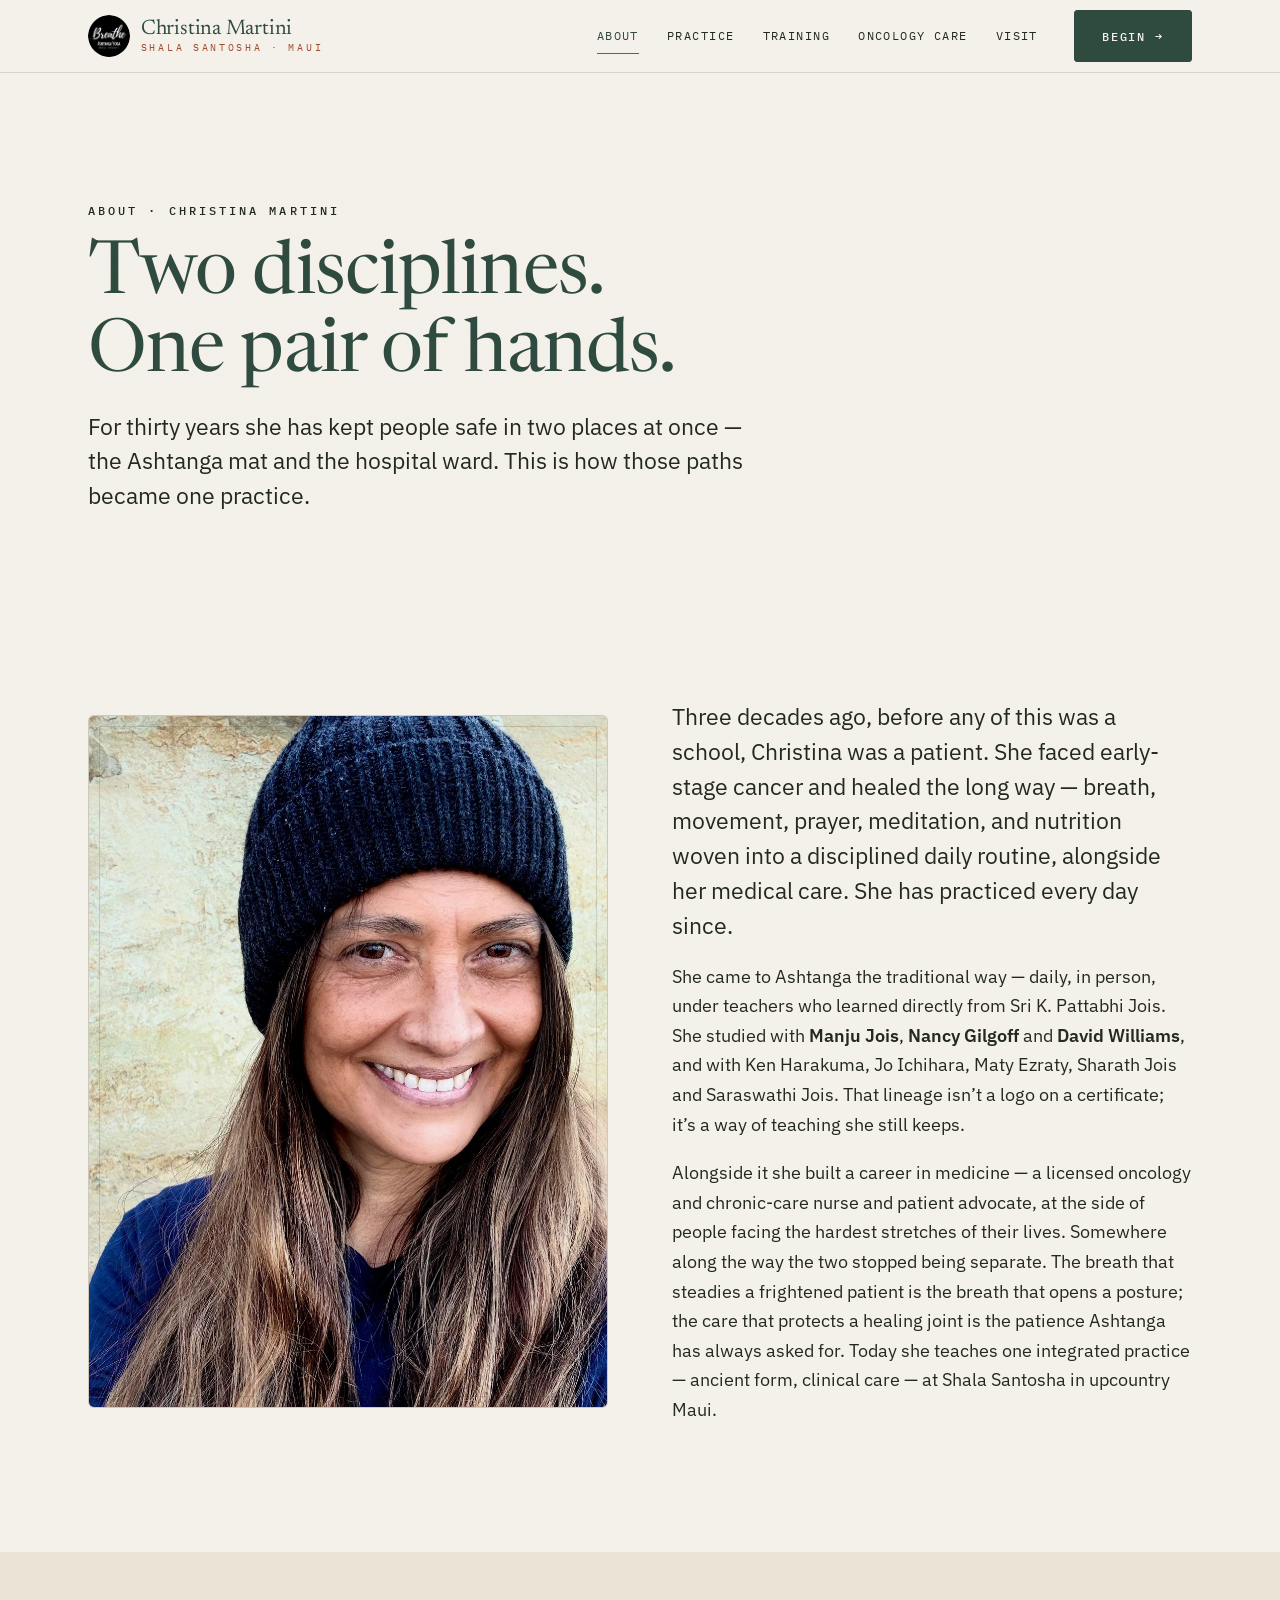
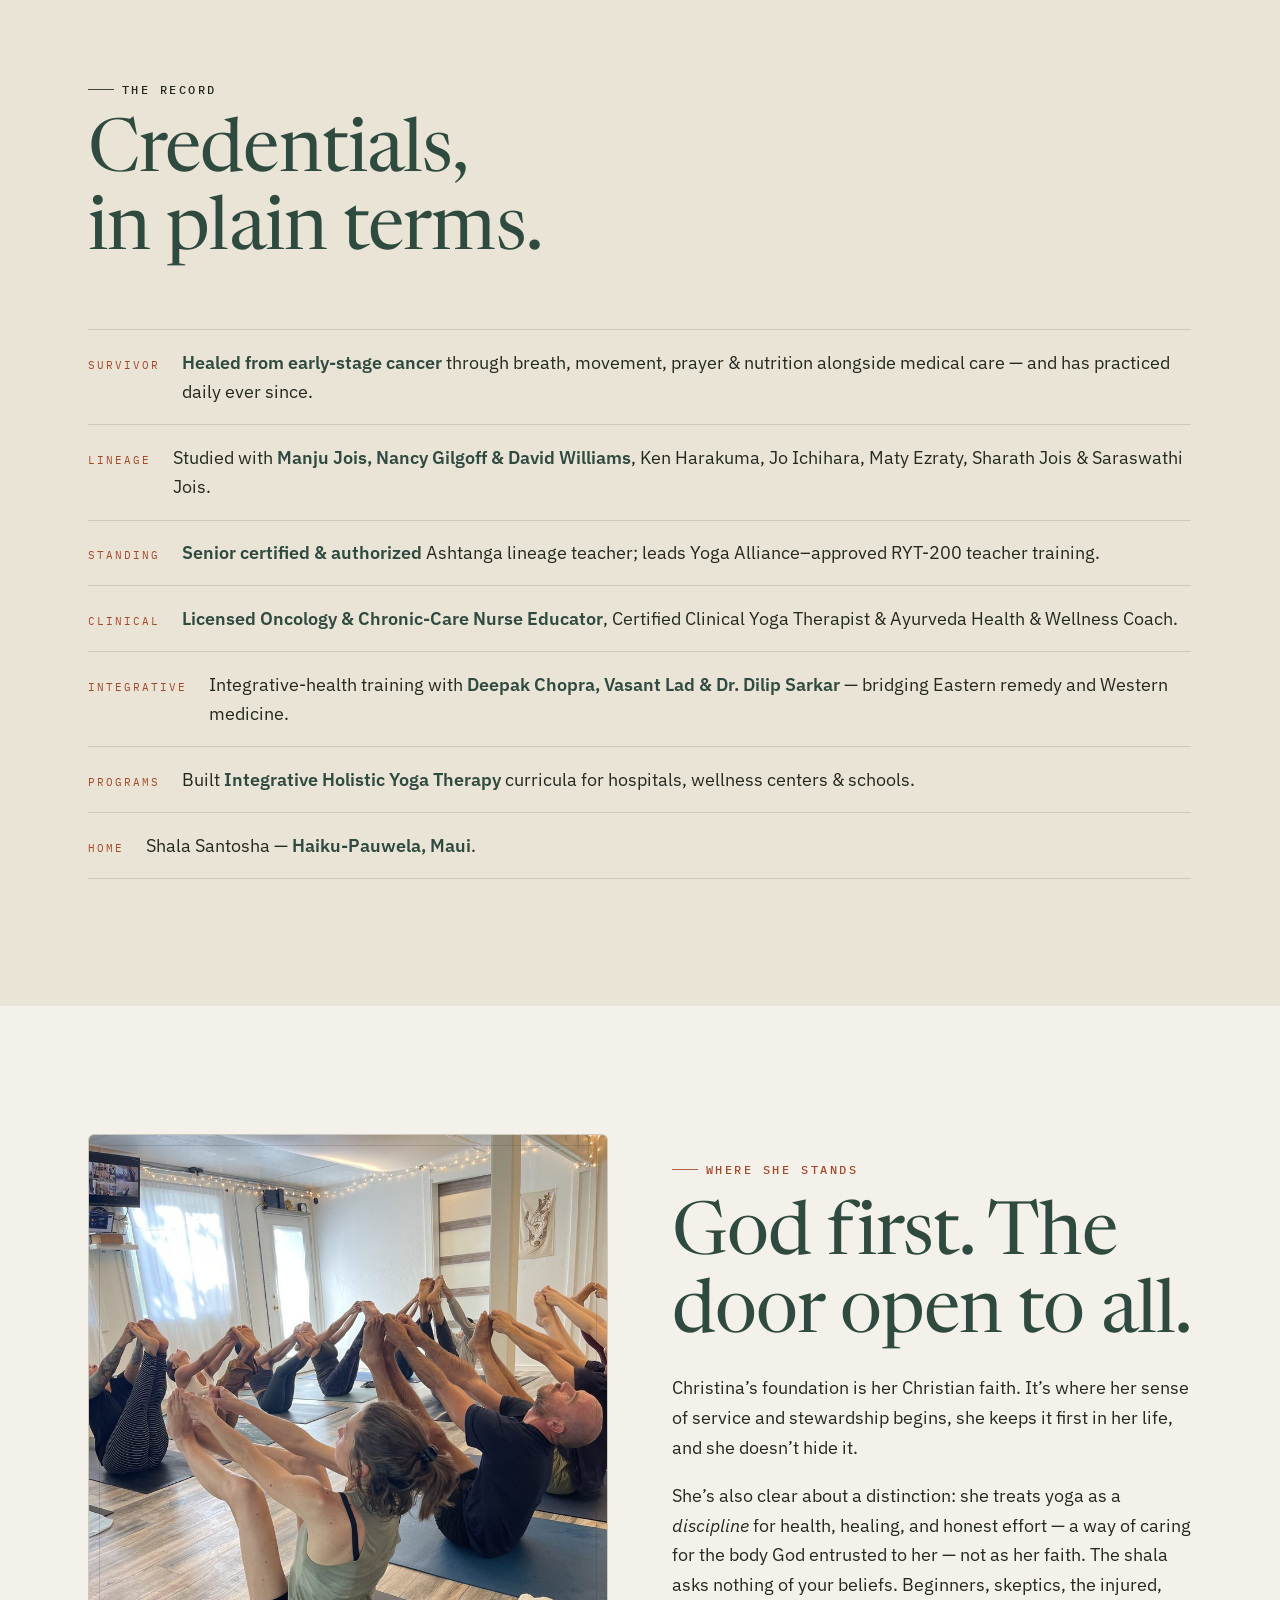
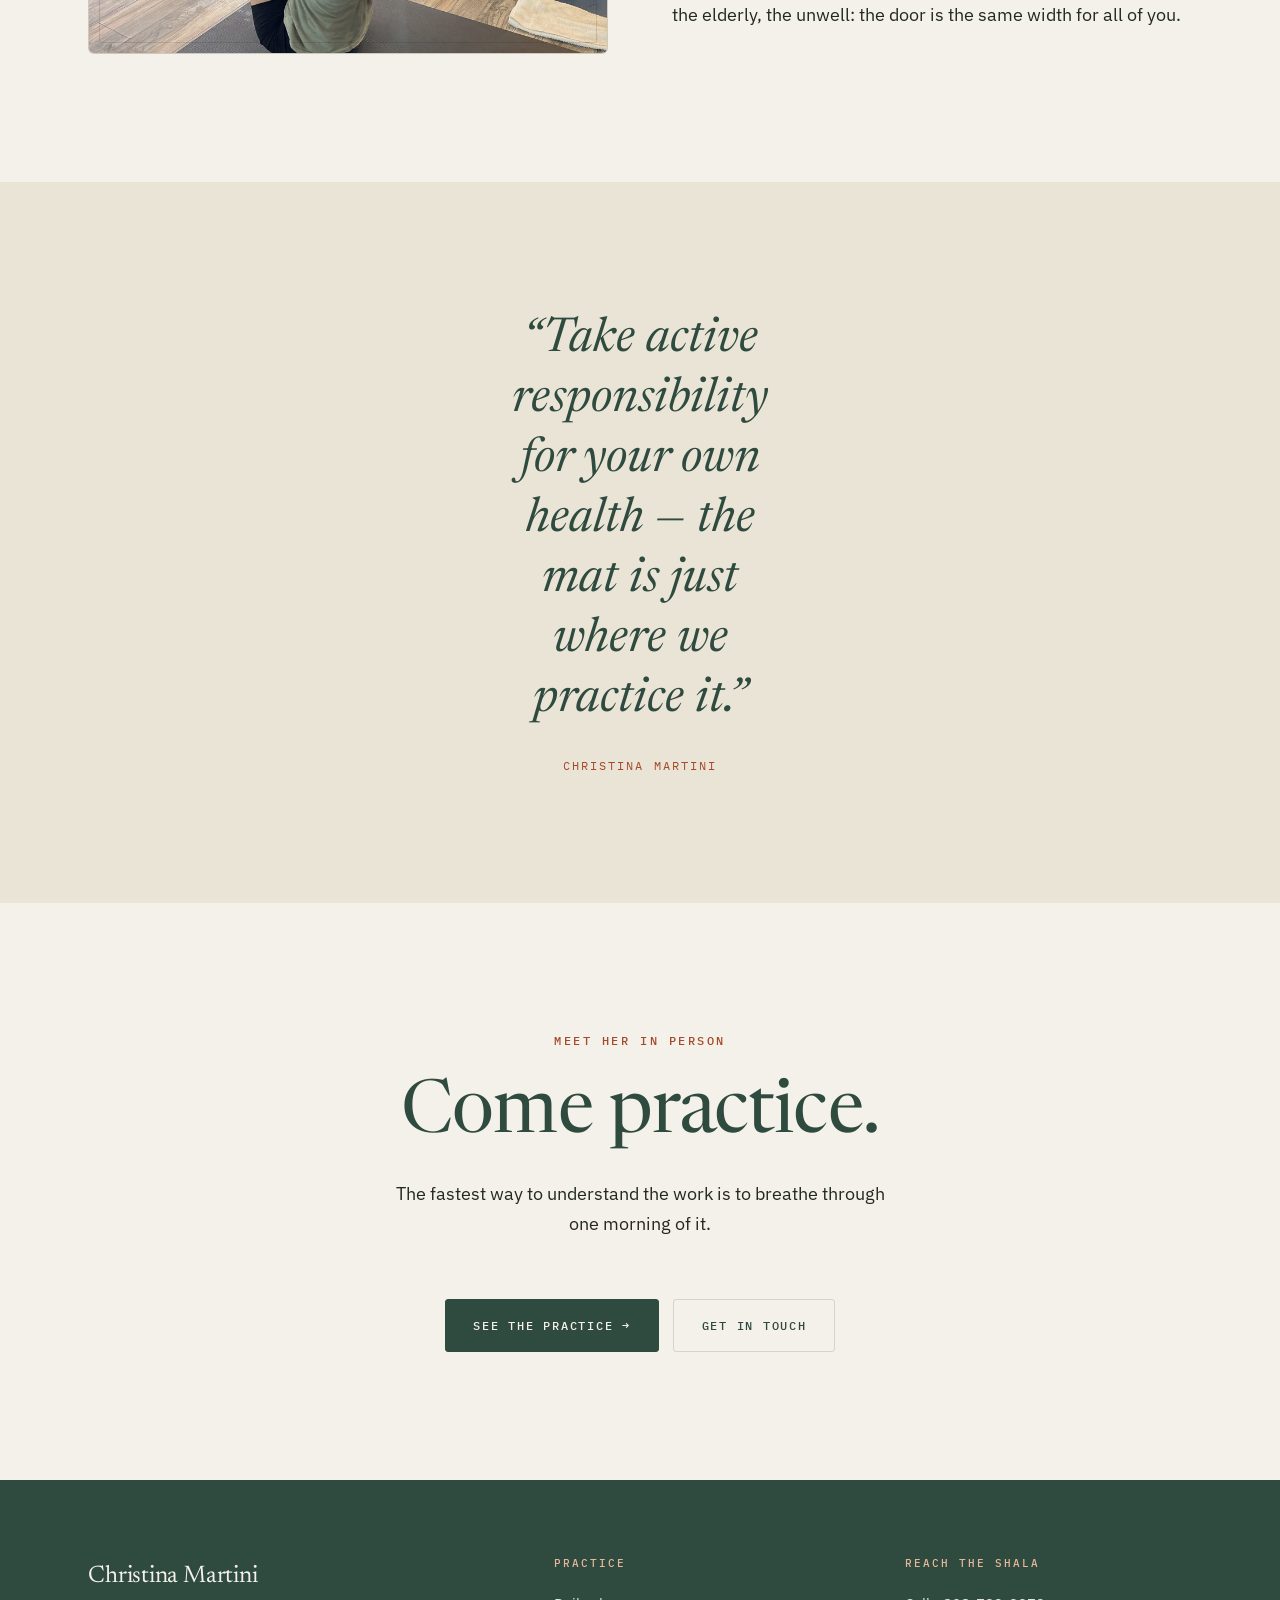
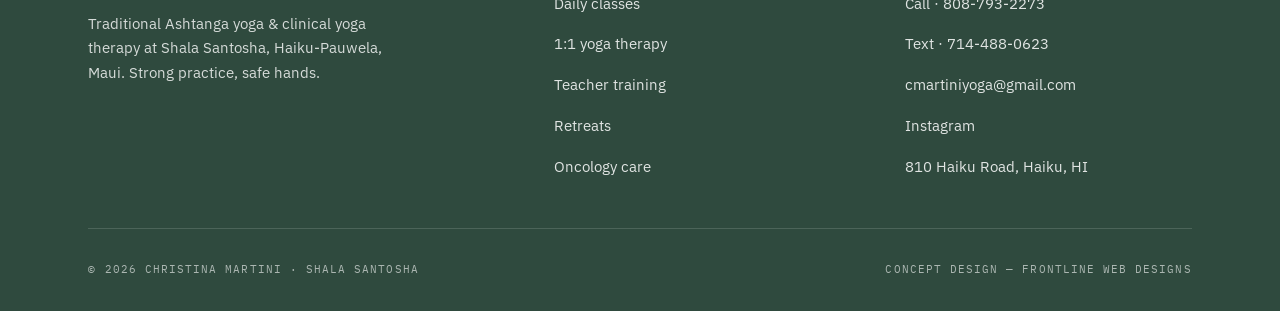
<file: about.html>
<!DOCTYPE html>
<html lang="en">
<head>
  <meta charset="UTF-8" />
  <meta name="viewport" content="width=device-width, initial-scale=1" />
  <meta name="robots" content="noindex, nofollow" />
  <title>About Christina Martini · Ashtanga Lineage Teacher &amp; Oncology Nurse — Maui</title>
  <meta name="description" content="The story of Christina Martini — direct student of Manju Jois, senior authorized Ashtanga lineage teacher, and 30-year oncology and chronic-care nurse on Maui." />
  <meta property="og:type" content="profile" />
  <meta property="og:title" content="About Christina Martini — lineage teacher, clinical nurse" />
  <meta property="og:description" content="Two disciplines, one teacher: the Ashtanga lineage of Manju Jois and three decades of clinical nursing." />
  <meta property="og:image" content="images/og-image.jpg" />
  <link rel="icon" href="favicon.svg" type="image/svg+xml" />
  <meta name="theme-color" content="#2F4A3E" />
  <link rel="preconnect" href="https://fonts.googleapis.com" />
  <link rel="preconnect" href="https://fonts.gstatic.com" crossorigin />
  <link rel="preload" as="style" href="https://fonts.googleapis.com/css2?family=IBM+Plex+Mono:wght@400;500&family=IBM+Plex+Sans:wght@400;600&family=Newsreader:ital,opsz,wght@0,6..72,400;1,6..72,400&display=swap" />
  <link rel="stylesheet" href="https://fonts.googleapis.com/css2?family=IBM+Plex+Mono:wght@400;500&family=IBM+Plex+Sans:wght@400;600&family=Newsreader:ital,opsz,wght@0,6..72,400;1,6..72,400&display=swap" media="print" onload="this.media='all'" />
  <noscript><link rel="stylesheet" href="https://fonts.googleapis.com/css2?family=IBM+Plex+Mono:wght@400;500&family=IBM+Plex+Sans:wght@400;600&family=Newsreader:ital,opsz,wght@0,6..72,400;1,6..72,400&display=swap" /></noscript>
  <link rel="stylesheet" href="styles.css" />
</head>
<body>
  <a class="skip-link" href="#main">Skip to content</a>

  <header class="site-header">
    <div class="container nav">
      <a class="brand brand--logo" href="index.html" aria-label="Christina Martini Yoga — home">
        <img class="brand__mark" src="images/logo-breathe.png" alt="" width="42" height="42" />
        <span class="brand__text">
          <span class="brand__name">Christina&nbsp;Martini</span>
          <span class="brand__tag">Shala Santosha · Maui</span>
        </span>
      </a>
      <nav id="nav-menu" class="nav__menu" aria-label="Primary">
        <a class="nav__link" href="about.html" aria-current="page">About</a>
        <a class="nav__link" href="practice.html">Practice</a>
        <a class="nav__link" href="training.html">Training</a>
        <a class="nav__link" href="oncology.html">Oncology Care</a>
        <a class="nav__link" href="contact.html">Visit</a>
        <span class="nav__cta"><a class="btn" href="contact.html">Begin <span class="arrow" aria-hidden="true">&rarr;</span></a></span>
      </nav>
      <button class="nav__toggle" type="button" aria-label="Menu" aria-expanded="false" aria-controls="nav-menu">
        <span></span><span></span><span></span>
      </button>
    </div>
  </header>

  <main id="main">

    <!-- PAGE HEADER -->
    <section class="section" style="padding-bottom:0">
      <div class="container">
        <div class="head reveal" style="max-width:62ch">
          <p class="eyebrow">About · Christina Martini</p>
          <h1 style="font-size:var(--step-4)">Two disciplines.<br>One pair of hands.</h1>
          <p class="lead">For thirty years she has kept people safe in two places at once — the Ashtanga mat and the hospital ward. This is how those paths became one practice.</p>
        </div>
      </div>
    </section>

    <!-- STORY -->
    <section class="section">
      <div class="container">
        <div class="split">
          <div class="split__media reveal">
            <!-- PHOTO: Christina portrait, candid and warm — vertical 3:4 (~900×1200).
                 Outdoors or shala, natural light. Replace .frame with <img alt="Christina Martini">. -->
            <div class="frame frame--tall">
              <img src="images/cm-portrait.jpg" alt="Christina Martini at her studio on Maui" width="1853" height="2316" loading="lazy" />
            </div>
          </div>
          <div class="split__body reveal" style="--d:120ms">
            <p class="lead">
              Three decades ago, before any of this was a school, Christina was a patient.
              She faced early-stage cancer and healed the long way — breath, movement,
              prayer, meditation, and nutrition woven into a disciplined daily routine,
              alongside her medical care. She has practiced every day since.
            </p>
            <p>
              She came to Ashtanga the traditional way — daily, in person, under teachers
              who learned directly from Sri K. Pattabhi Jois. She studied with
              <strong>Manju Jois</strong>, <strong>Nancy Gilgoff</strong> and
              <strong>David Williams</strong>, and with Ken Harakuma, Jo Ichihara, Maty
              Ezraty, Sharath Jois and Saraswathi Jois. That lineage isn&rsquo;t a logo on
              a certificate; it&rsquo;s a way of teaching she still keeps.
            </p>
            <p>
              Alongside it she built a career in medicine — a licensed oncology and
              chronic-care nurse and patient advocate, at the side of people facing the
              hardest stretches of their lives. Somewhere along the way the two stopped
              being separate. The breath that steadies a frightened patient is the breath
              that opens a posture; the care that protects a healing joint is the patience
              Ashtanga has always asked for. Today she teaches one integrated practice —
              ancient form, clinical care — at Shala Santosha in upcountry Maui.
            </p>
          </div>
        </div>
      </div>
    </section>

    <!-- LINEAGE / CREDENTIALS -->
    <section class="section section--surface">
      <div class="container">
        <div class="head reveal">
          <p class="label">The record</p>
          <h2>Credentials, in plain terms.</h2>
        </div>
        <div class="creds reveal">
          <div class="cred"><span class="cred__k">Survivor</span><span class="cred__v"><strong>Healed from early-stage cancer</strong> through breath, movement, prayer &amp; nutrition alongside medical care — and has practiced daily ever since.</span></div>
          <div class="cred"><span class="cred__k">Lineage</span><span class="cred__v">Studied with <strong>Manju Jois, Nancy Gilgoff &amp; David Williams</strong>, Ken Harakuma, Jo Ichihara, Maty Ezraty, Sharath Jois &amp; Saraswathi Jois.</span></div>
          <div class="cred"><span class="cred__k">Standing</span><span class="cred__v"><strong>Senior certified &amp; authorized</strong> Ashtanga lineage teacher; leads Yoga Alliance&ndash;approved RYT-200 teacher training.</span></div>
          <div class="cred"><span class="cred__k">Clinical</span><span class="cred__v"><strong>Licensed Oncology &amp; Chronic-Care Nurse Educator</strong>, Certified Clinical Yoga Therapist &amp; Ayurveda Health &amp; Wellness Coach.</span></div>
          <div class="cred"><span class="cred__k">Integrative</span><span class="cred__v">Integrative-health training with <strong>Deepak Chopra, Vasant Lad &amp; Dr. Dilip Sarkar</strong> — bridging Eastern remedy and Western medicine.</span></div>
          <div class="cred"><span class="cred__k">Programs</span><span class="cred__v">Built <strong>Integrative Holistic Yoga Therapy</strong> curricula for hospitals, wellness centers &amp; schools.</span></div>
          <div class="cred"><span class="cred__k">Home</span><span class="cred__v">Shala Santosha — <strong>Haiku-Pauwela, Maui</strong>.</span></div>
        </div>
      </div>
    </section>

    <!-- FAITH / INCLUSIVITY -->
    <section class="section">
      <div class="container">
        <div class="split split--reverse">
          <div class="split__body reveal">
            <p class="label">Where she stands</p>
            <h2>God first. The door open to all.</h2>
            <p>
              Christina&rsquo;s foundation is her Christian faith. It&rsquo;s where her sense
              of service and stewardship begins, she keeps it first in her life, and she
              doesn&rsquo;t hide it.
            </p>
            <p>
              She&rsquo;s also clear about a distinction: she treats yoga as a
              <em>discipline</em> for health, healing, and honest effort — a way of caring
              for the body God entrusted to her — not as her faith. The shala asks nothing
              of your beliefs. Beginners, skeptics, the injured, the elderly, the unwell:
              the door is the same width for all of you.
            </p>
          </div>
          <div class="split__media reveal" style="--d:120ms">
            <!-- PHOTO: detail of the shala space — altar, plants, light through the room.
                 Square 1:1 (~1100×1100). Quiet, warm. Replace .frame with <img>. -->
            <div class="frame frame--square">
              <img src="images/sh-1.jpg" alt="Students in a led class together at Shala Santosha" width="900" height="1125" loading="lazy" />
            </div>
          </div>
        </div>
      </div>
    </section>

    <!-- PULL QUOTE -->
    <section class="section section--surface">
      <div class="container">
        <div class="pullquote reveal">
          <blockquote>&ldquo;Take active responsibility for your own health — the mat is just where we practice it.&rdquo;</blockquote>
          <cite>Christina Martini</cite>
        </div>
      </div>
    </section>

    <!-- CTA -->
    <section class="section">
      <div class="container">
        <div class="cta reveal">
          <p class="label is-plain" style="justify-content:center">Meet her in person</p>
          <h2>Come practice.</h2>
          <p>The fastest way to understand the work is to breathe through one morning of it.</p>
          <div class="hero__actions" style="justify-content:center">
            <a class="btn" href="practice.html">See the practice <span class="arrow" aria-hidden="true">&rarr;</span></a>
            <a class="btn btn--ghost" href="contact.html">Get in touch</a>
          </div>
        </div>
      </div>
    </section>

  </main>

  <footer class="site-footer">
    <div class="container">
      <div class="footer-grid">
        <div class="footer__brand">
          <span class="brand__name" style="font-size:1.5rem">Christina Martini</span>
          <p>Traditional Ashtanga yoga &amp; clinical yoga therapy at Shala Santosha, Haiku-Pauwela, Maui. Strong practice, safe hands.</p>
        </div>
        <div class="footer__col">
          <h4>Practice</h4>
          <ul>
            <li><a href="practice.html">Daily classes</a></li>
            <li><a href="practice.html">1:1 yoga therapy</a></li>
            <li><a href="training.html">Teacher training</a></li>
            <li><a href="training.html">Retreats</a></li>
            <li><a href="oncology.html">Oncology care</a></li>
          </ul>
        </div>
        <div class="footer__col">
          <h4>Reach the shala</h4>
          <ul>
            <li><a href="tel:+18087932273">Call · 808-793-2273</a></li>
            <li><a href="sms:+17144880623">Text · 714-488-0623</a></li>
            <li><a href="mailto:cmartiniyoga@gmail.com">cmartiniyoga@gmail.com</a></li>
            <li><a href="https://instagram.com/shalasantoshayogamaui" rel="noopener">Instagram</a></li>
            <li><a href="contact.html">810 Haiku Road, Haiku, HI</a></li>
          </ul>
        </div>
      </div>
      <div class="footer-bottom">
        <span>&copy; <span id="year">2026</span> Christina Martini · Shala Santosha</span>
        <span>Concept design — Frontline Web Designs</span>
      </div>
    </div>
  </footer>

  <script src="main.js" defer></script>
</body>
</html>
</file>
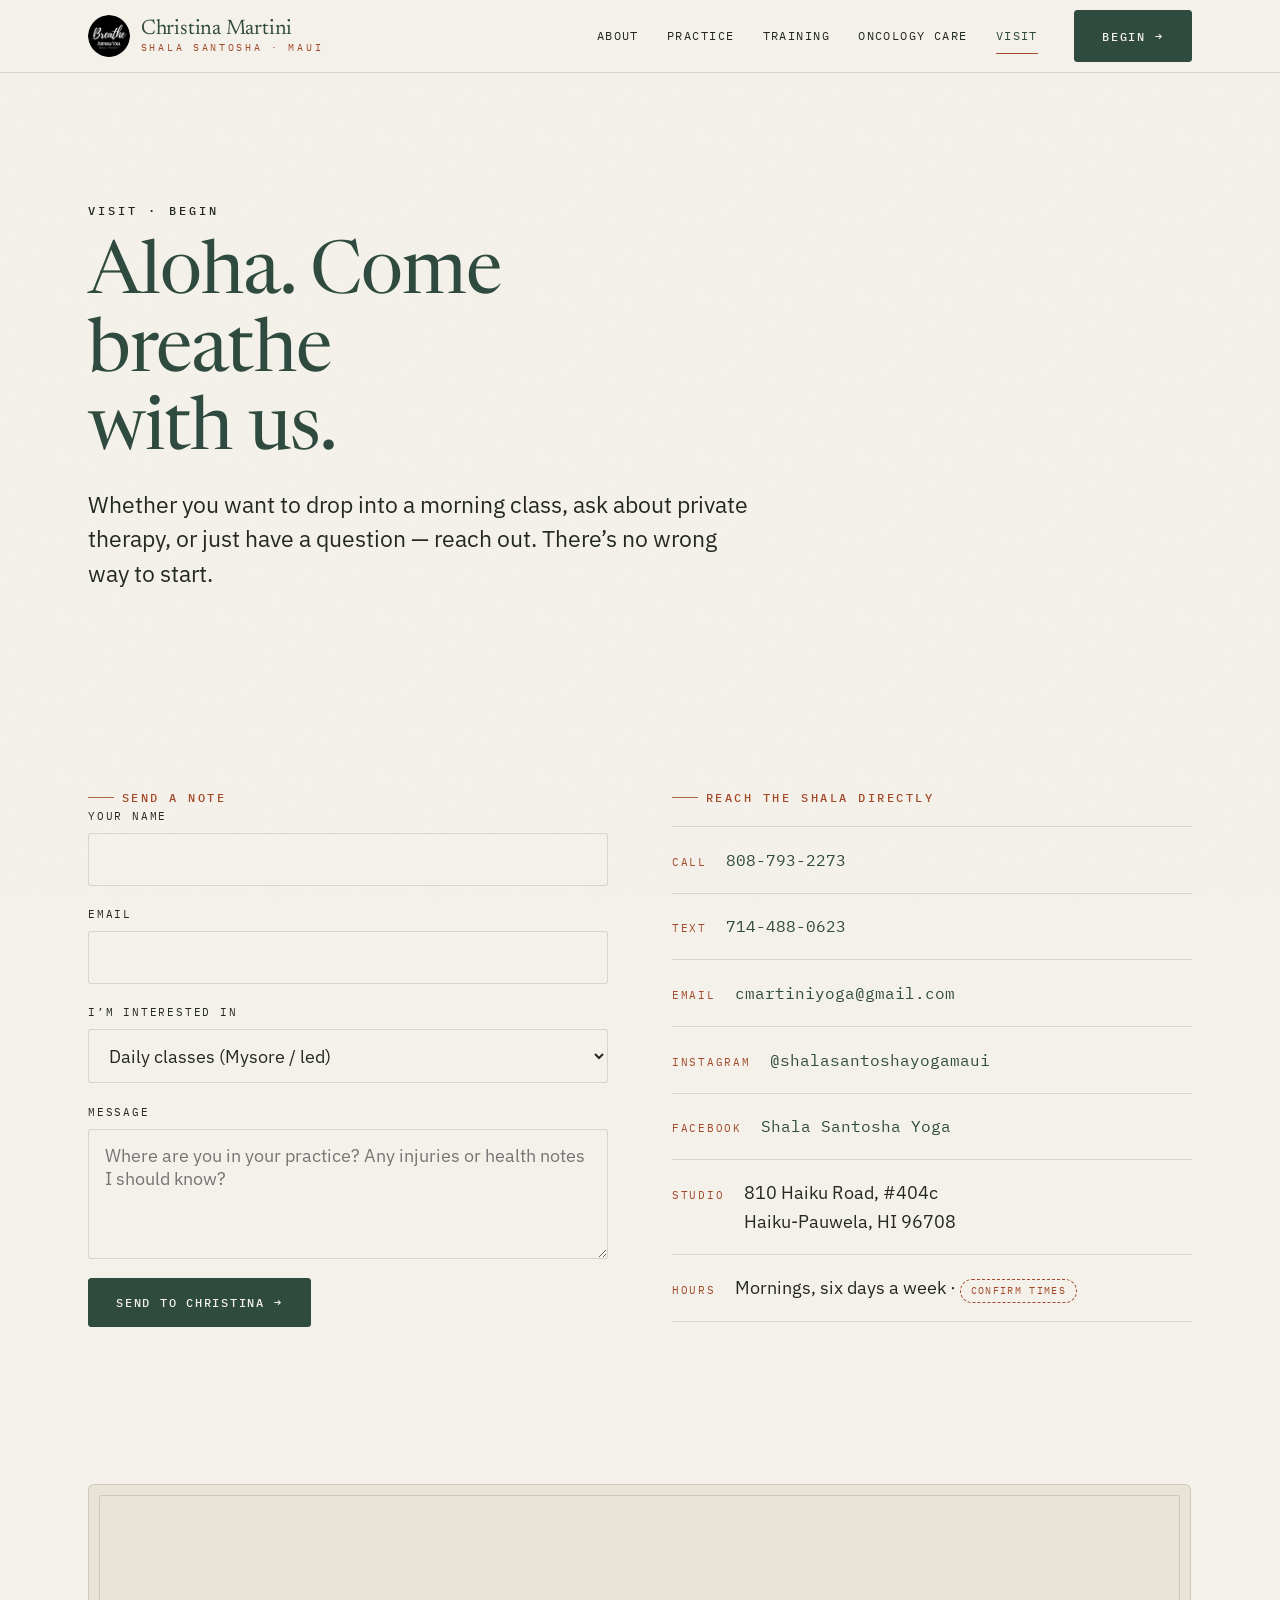
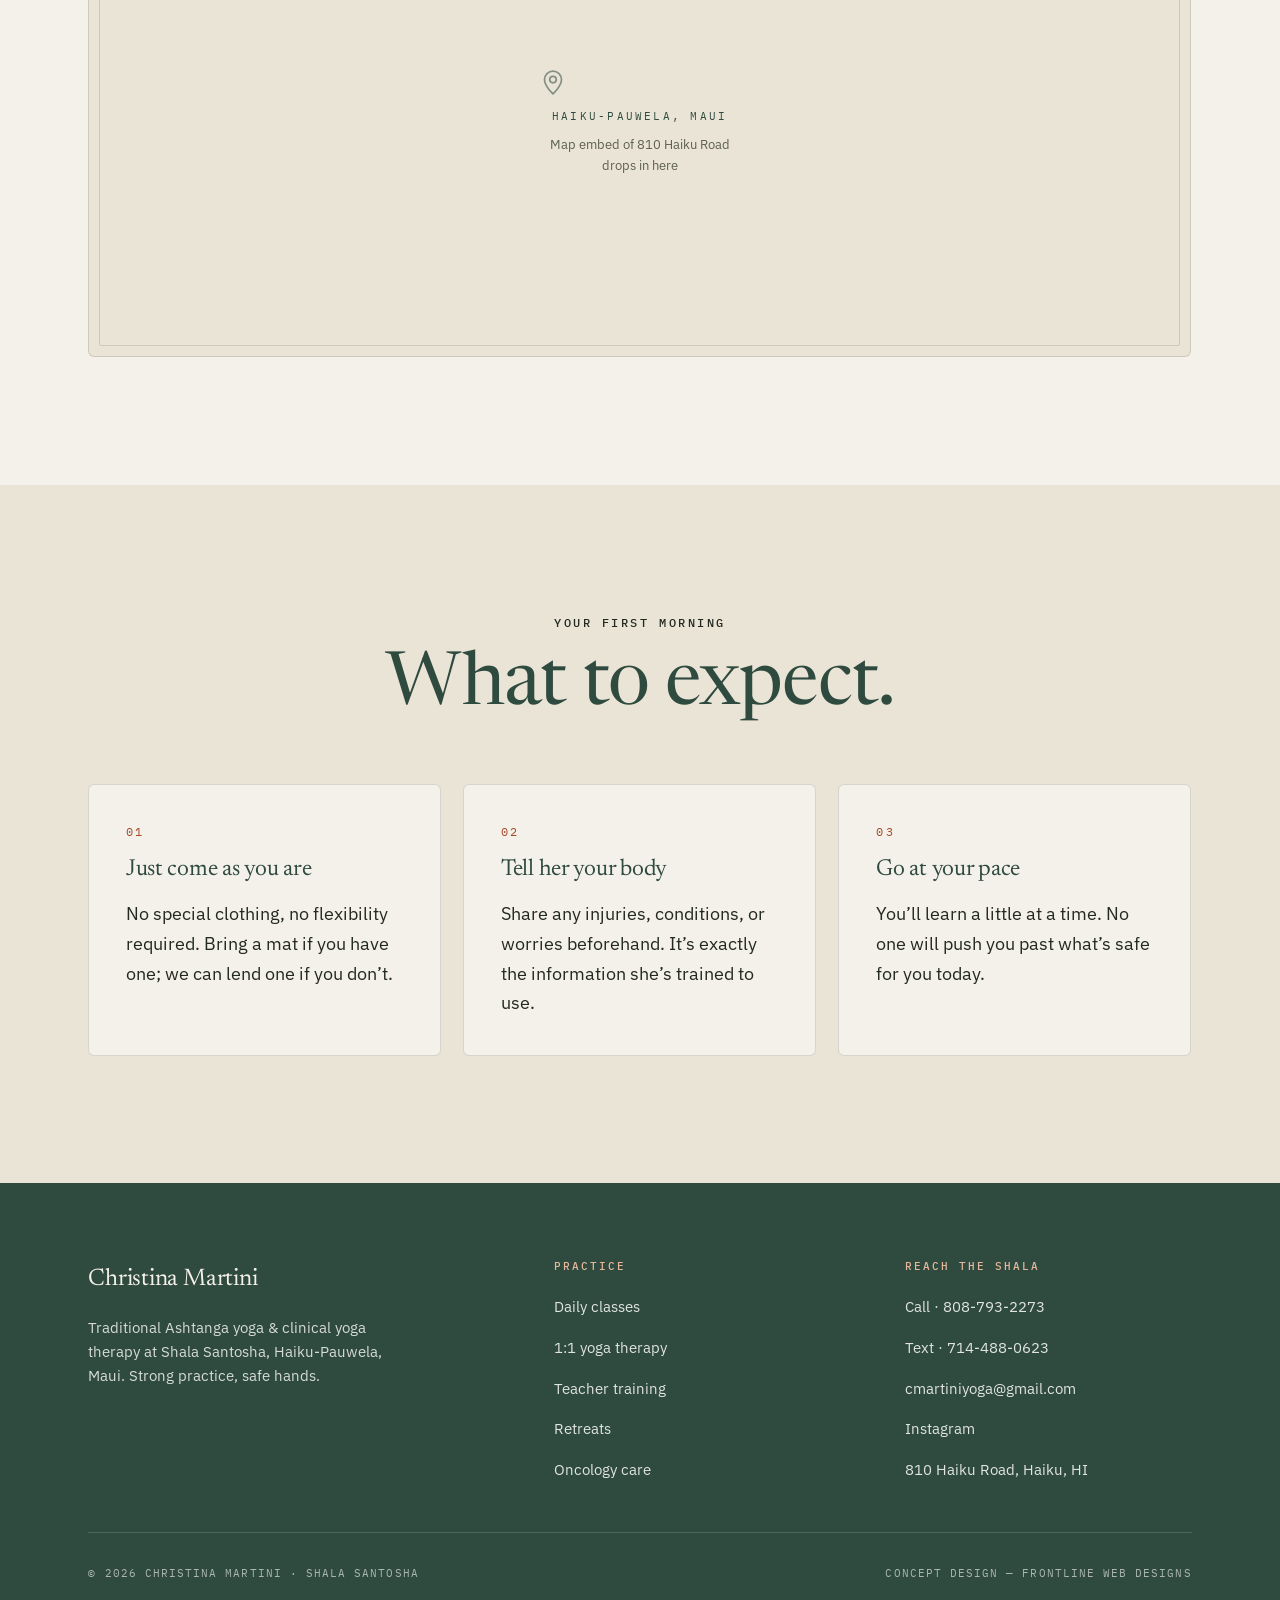
<file: contact.html>
<!DOCTYPE html>
<html lang="en">
<head>
  <meta charset="UTF-8" />
  <meta name="viewport" content="width=device-width, initial-scale=1" />
  <meta name="robots" content="noindex, nofollow" />
  <title>Visit Shala Santosha · Contact Christina Martini — Haiku, Maui</title>
  <meta name="description" content="Visit Shala Santosha in Haiku-Pauwela, Maui, or reach Christina Martini by call, text, or email to begin classes, private yoga therapy, training, or oncology support." />
  <meta property="og:type" content="website" />
  <meta property="og:title" content="Visit Shala Santosha — Haiku, Maui" />
  <meta property="og:description" content="Begin where you are. Reach Christina to start classes, therapy, training, or care." />
  <meta property="og:image" content="images/og-image.jpg" />
  <link rel="icon" href="favicon.svg" type="image/svg+xml" />
  <meta name="theme-color" content="#2F4A3E" />
  <link rel="preconnect" href="https://fonts.googleapis.com" />
  <link rel="preconnect" href="https://fonts.gstatic.com" crossorigin />
  <link rel="preload" as="style" href="https://fonts.googleapis.com/css2?family=IBM+Plex+Mono:wght@400;500&family=IBM+Plex+Sans:wght@400;600&family=Newsreader:ital,opsz,wght@0,6..72,400;1,6..72,400&display=swap" />
  <link rel="stylesheet" href="https://fonts.googleapis.com/css2?family=IBM+Plex+Mono:wght@400;500&family=IBM+Plex+Sans:wght@400;600&family=Newsreader:ital,opsz,wght@0,6..72,400;1,6..72,400&display=swap" media="print" onload="this.media='all'" />
  <noscript><link rel="stylesheet" href="https://fonts.googleapis.com/css2?family=IBM+Plex+Mono:wght@400;500&family=IBM+Plex+Sans:wght@400;600&family=Newsreader:ital,opsz,wght@0,6..72,400;1,6..72,400&display=swap" /></noscript>
  <link rel="stylesheet" href="styles.css" />
</head>
<body>
  <a class="skip-link" href="#main">Skip to content</a>

  <header class="site-header">
    <div class="container nav">
      <a class="brand brand--logo" href="index.html" aria-label="Christina Martini Yoga — home">
        <img class="brand__mark" src="images/logo-breathe.png" alt="" width="42" height="42" />
        <span class="brand__text">
          <span class="brand__name">Christina&nbsp;Martini</span>
          <span class="brand__tag">Shala Santosha · Maui</span>
        </span>
      </a>
      <nav id="nav-menu" class="nav__menu" aria-label="Primary">
        <a class="nav__link" href="about.html">About</a>
        <a class="nav__link" href="practice.html">Practice</a>
        <a class="nav__link" href="training.html">Training</a>
        <a class="nav__link" href="oncology.html">Oncology Care</a>
        <a class="nav__link" href="contact.html" aria-current="page">Visit</a>
        <span class="nav__cta"><a class="btn" href="#start">Begin <span class="arrow" aria-hidden="true">&rarr;</span></a></span>
      </nav>
      <button class="nav__toggle" type="button" aria-label="Menu" aria-expanded="false" aria-controls="nav-menu">
        <span></span><span></span><span></span>
      </button>
    </div>
  </header>

  <main id="main">

    <!-- PAGE HEADER -->
    <section class="section" style="padding-bottom:0">
      <div class="container">
        <div class="head reveal" style="max-width:60ch">
          <p class="eyebrow">Visit · Begin</p>
          <h1 style="font-size:var(--step-4)">Aloha. Come breathe<br>with us.</h1>
          <p class="lead">Whether you want to drop into a morning class, ask about private therapy, or just have a question — reach out. There&rsquo;s no wrong way to start.</p>
        </div>
      </div>
    </section>

    <!-- CONTACT GRID -->
    <section class="section" id="start">
      <div class="container">
        <div class="contact-grid">

          <!-- FORM -->
          <div class="reveal">
            <p class="label">Send a note</p>
            <!-- Pitch demo: this form does not submit to a server. The handler shows a
                 confirmation and points to call/text/email. Wire to Formspree / Netlify
                 Forms / email service before any real deploy. -->
            <form id="contact-form" novalidate>
              <div class="field">
                <label for="name">Your name</label>
                <input id="name" name="name" type="text" autocomplete="name" required />
              </div>
              <div class="field">
                <label for="email">Email</label>
                <input id="email" name="email" type="email" autocomplete="email" required />
              </div>
              <div class="field">
                <label for="interest">I&rsquo;m interested in</label>
                <select id="interest" name="interest">
                  <option>Daily classes (Mysore / led)</option>
                  <option>1:1 yoga therapy</option>
                  <option>Teacher training</option>
                  <option>A retreat</option>
                  <option>Oncology &amp; chronic-care support</option>
                  <option>Something else</option>
                </select>
              </div>
              <div class="field">
                <label for="message">Message</label>
                <textarea id="message" name="message" placeholder="Where are you in your practice? Any injuries or health notes I should know?"></textarea>
              </div>
              <button class="btn" type="submit">Send to Christina <span class="arrow" aria-hidden="true">&rarr;</span></button>
              <p id="form-status" class="eyebrow" role="status" aria-live="polite" style="margin-top:1rem;min-height:1.2em;color:var(--primary)"></p>
            </form>
          </div>

          <!-- INFO -->
          <div class="reveal" style="--d:120ms">
            <p class="label">Reach the shala directly</p>
            <div class="info-list" style="margin-top:1.2rem">
              <div class="info"><span class="info__k">Call</span><span class="info__v"><a class="tlink" href="tel:+18087932273" style="text-transform:none;font-size:1rem;letter-spacing:0">808-793-2273</a></span></div>
              <div class="info"><span class="info__k">Text</span><span class="info__v"><a class="tlink" href="sms:+17144880623" style="text-transform:none;font-size:1rem;letter-spacing:0">714-488-0623</a></span></div>
              <div class="info"><span class="info__k">Email</span><span class="info__v"><a class="tlink" href="mailto:cmartiniyoga@gmail.com" style="text-transform:none;font-size:1rem;letter-spacing:0">cmartiniyoga@gmail.com</a></span></div>
              <div class="info"><span class="info__k">Instagram</span><span class="info__v"><a class="tlink" href="https://instagram.com/shalasantoshayogamaui" rel="noopener" style="text-transform:none;font-size:1rem;letter-spacing:0">@shalasantoshayogamaui</a></span></div>
              <div class="info"><span class="info__k">Facebook</span><span class="info__v"><a class="tlink" href="https://facebook.com/ashtangashalasantoshayoga" rel="noopener" style="text-transform:none;font-size:1rem;letter-spacing:0">Shala Santosha Yoga</a></span></div>
              <div class="info"><span class="info__k">Studio</span><span class="info__v">810 Haiku Road, #404c<br>Haiku-Pauwela, HI 96708</span></div>
              <div class="info"><span class="info__k">Hours</span><span class="info__v">Mornings, six days a week &middot; <span class="tbc">confirm times</span></span></div>
            </div>
          </div>

        </div>
      </div>
    </section>

    <!-- MAP -->
    <section class="section" style="padding-top:0">
      <div class="container">
        <!-- MAP: embed Google Maps for 810 Haiku Road, Haiku-Pauwela, HI 96708 here, or a
             styled static map image. Wide 21:9 banner. Replace .frame with the embed. -->
        <div class="frame reveal" style="aspect-ratio:21/9">
          <div class="frame__note">
            <svg width="34" height="34" viewBox="0 0 24 24" fill="none" stroke="currentColor" stroke-width="1.2" class="ic" aria-hidden="true"><path d="M12 21s-6-5.3-6-10a6 6 0 1 1 12 0c0 4.7-6 10-6 10z"/><circle cx="12" cy="11" r="2.3"/></svg>
            <span class="ttl">Haiku-Pauwela, Maui</span>
            <span class="sub">Map embed of 810 Haiku Road drops in here</span>
          </div>
        </div>
      </div>
    </section>

    <!-- WHAT TO EXPECT -->
    <section class="section section--surface">
      <div class="container">
        <div class="head reveal head--center center">
          <p class="label is-plain" style="justify-content:center">Your first morning</p>
          <h2>What to expect.</h2>
        </div>
        <div class="cards reveal">
          <article class="card"><span class="offering__no">01</span><h3 style="font-size:var(--step-1)">Just come as you are</h3><p style="color:var(--ink)">No special clothing, no flexibility required. Bring a mat if you have one; we can lend one if you don&rsquo;t.</p></article>
          <article class="card"><span class="offering__no">02</span><h3 style="font-size:var(--step-1)">Tell her your body</h3><p style="color:var(--ink)">Share any injuries, conditions, or worries beforehand. It&rsquo;s exactly the information she&rsquo;s trained to use.</p></article>
          <article class="card"><span class="offering__no">03</span><h3 style="font-size:var(--step-1)">Go at your pace</h3><p style="color:var(--ink)">You&rsquo;ll learn a little at a time. No one will push you past what&rsquo;s safe for you today.</p></article>
        </div>
      </div>
    </section>

  </main>

  <footer class="site-footer">
    <div class="container">
      <div class="footer-grid">
        <div class="footer__brand">
          <span class="brand__name" style="font-size:1.5rem">Christina Martini</span>
          <p>Traditional Ashtanga yoga &amp; clinical yoga therapy at Shala Santosha, Haiku-Pauwela, Maui. Strong practice, safe hands.</p>
        </div>
        <div class="footer__col">
          <h4>Practice</h4>
          <ul>
            <li><a href="practice.html">Daily classes</a></li>
            <li><a href="practice.html">1:1 yoga therapy</a></li>
            <li><a href="training.html">Teacher training</a></li>
            <li><a href="training.html">Retreats</a></li>
            <li><a href="oncology.html">Oncology care</a></li>
          </ul>
        </div>
        <div class="footer__col">
          <h4>Reach the shala</h4>
          <ul>
            <li><a href="tel:+18087932273">Call · 808-793-2273</a></li>
            <li><a href="sms:+17144880623">Text · 714-488-0623</a></li>
            <li><a href="mailto:cmartiniyoga@gmail.com">cmartiniyoga@gmail.com</a></li>
            <li><a href="https://instagram.com/shalasantoshayogamaui" rel="noopener">Instagram</a></li>
            <li><a href="contact.html">810 Haiku Road, Haiku, HI</a></li>
          </ul>
        </div>
      </div>
      <div class="footer-bottom">
        <span>&copy; <span id="year">2026</span> Christina Martini · Shala Santosha</span>
        <span>Concept design — Frontline Web Designs</span>
      </div>
    </div>
  </footer>

  <script src="main.js" defer></script>
</body>
</html>
</file>
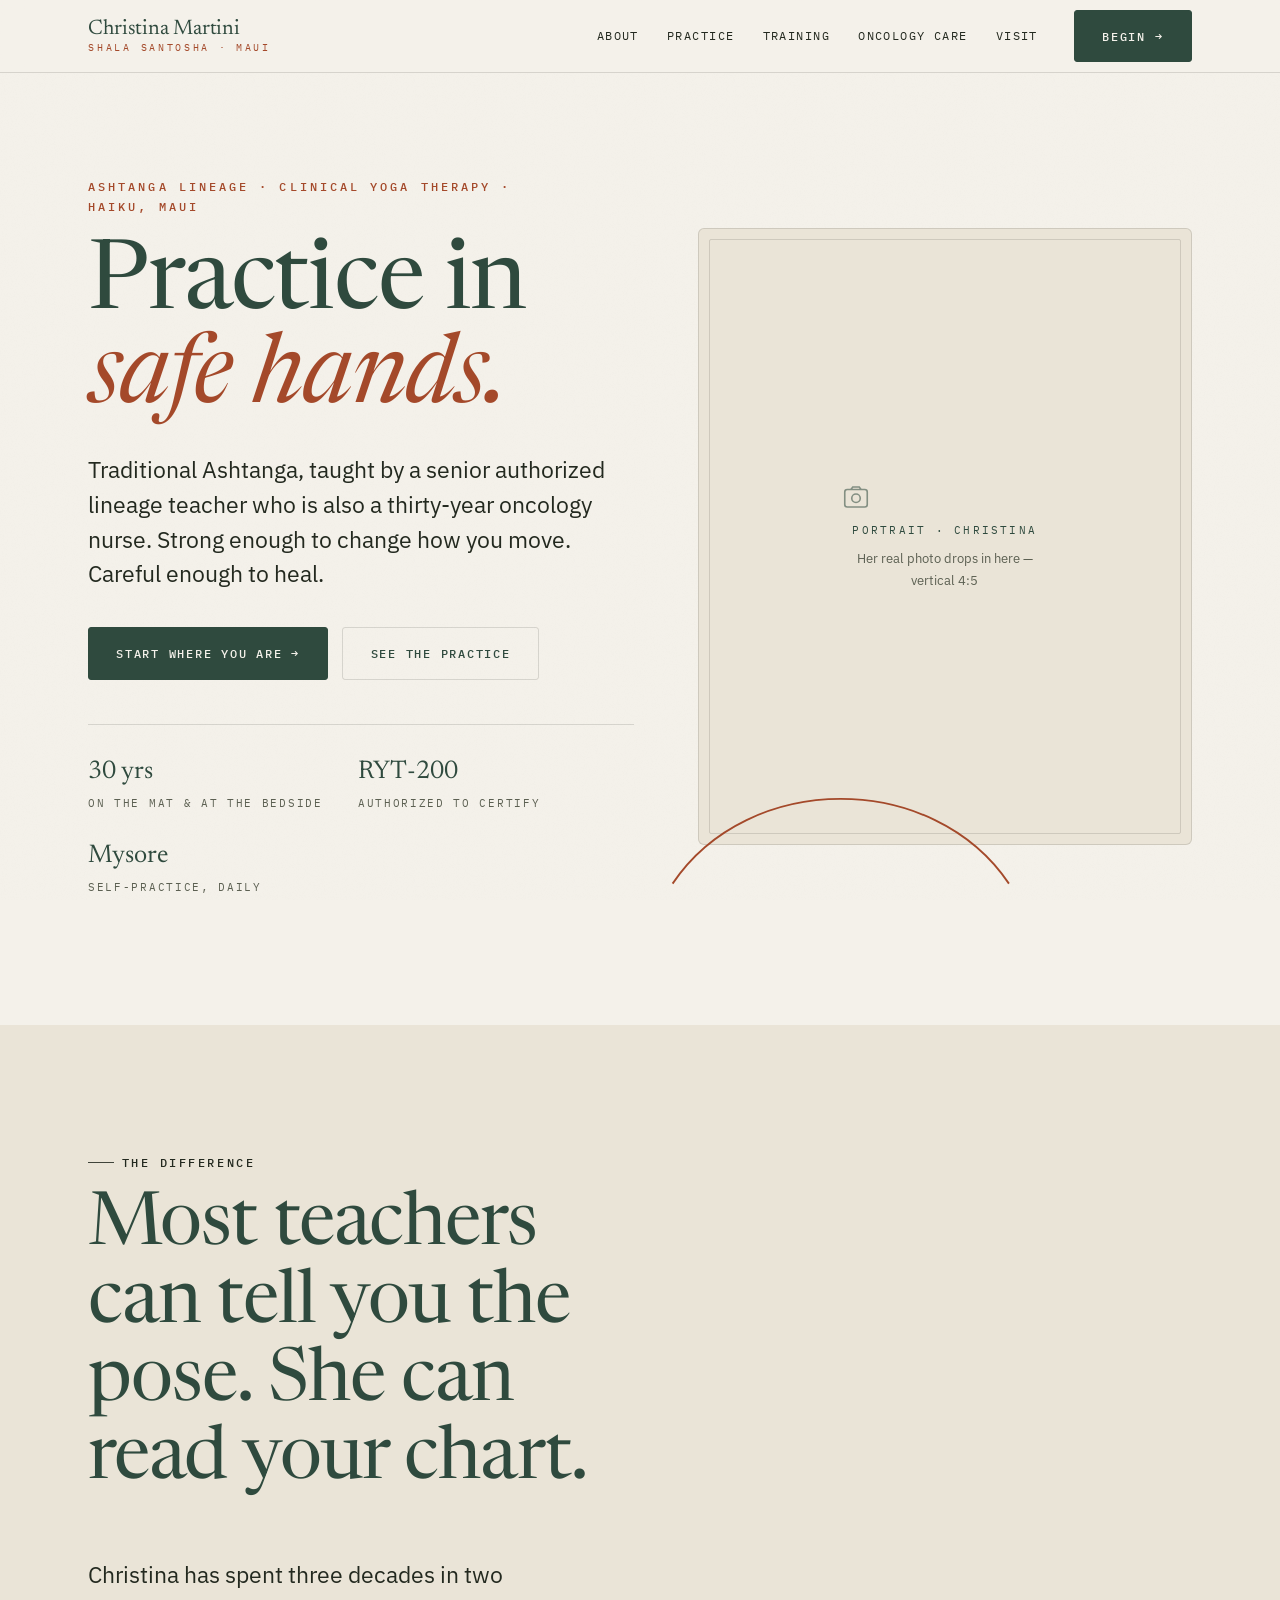
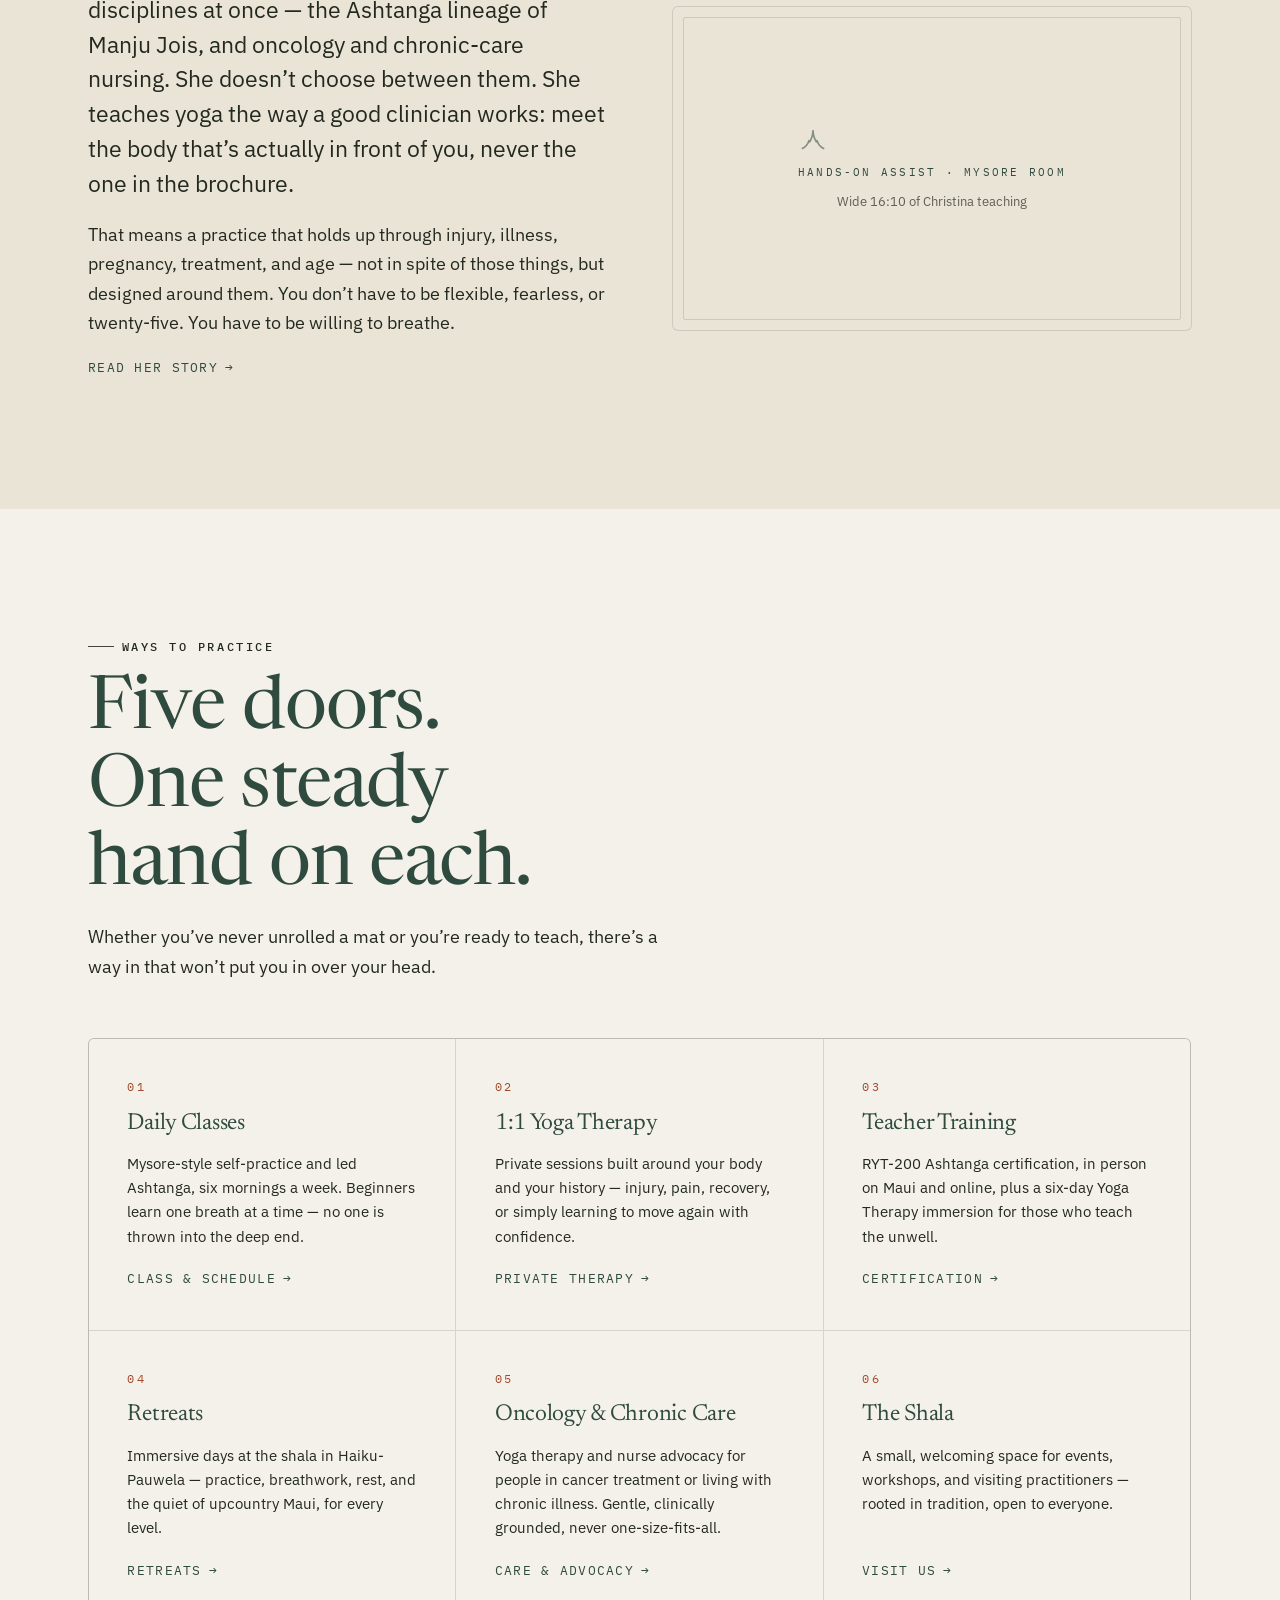
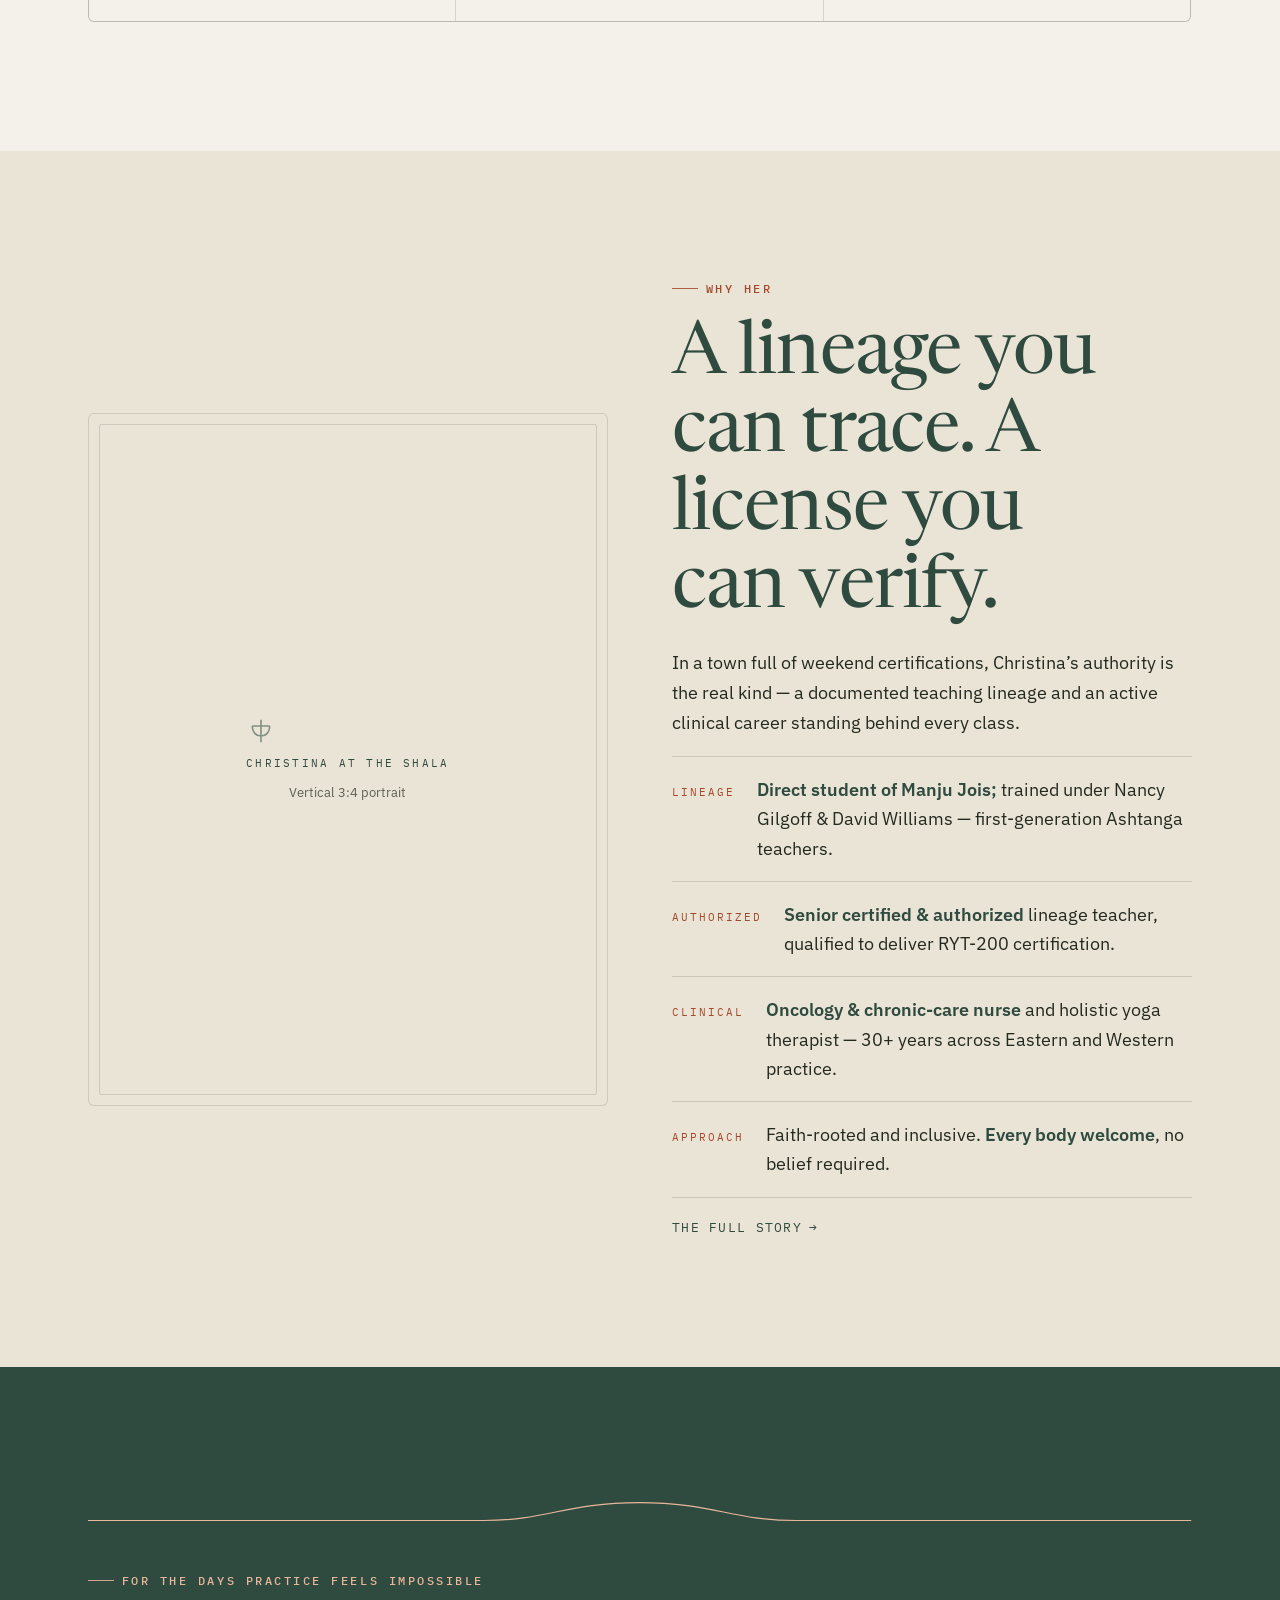
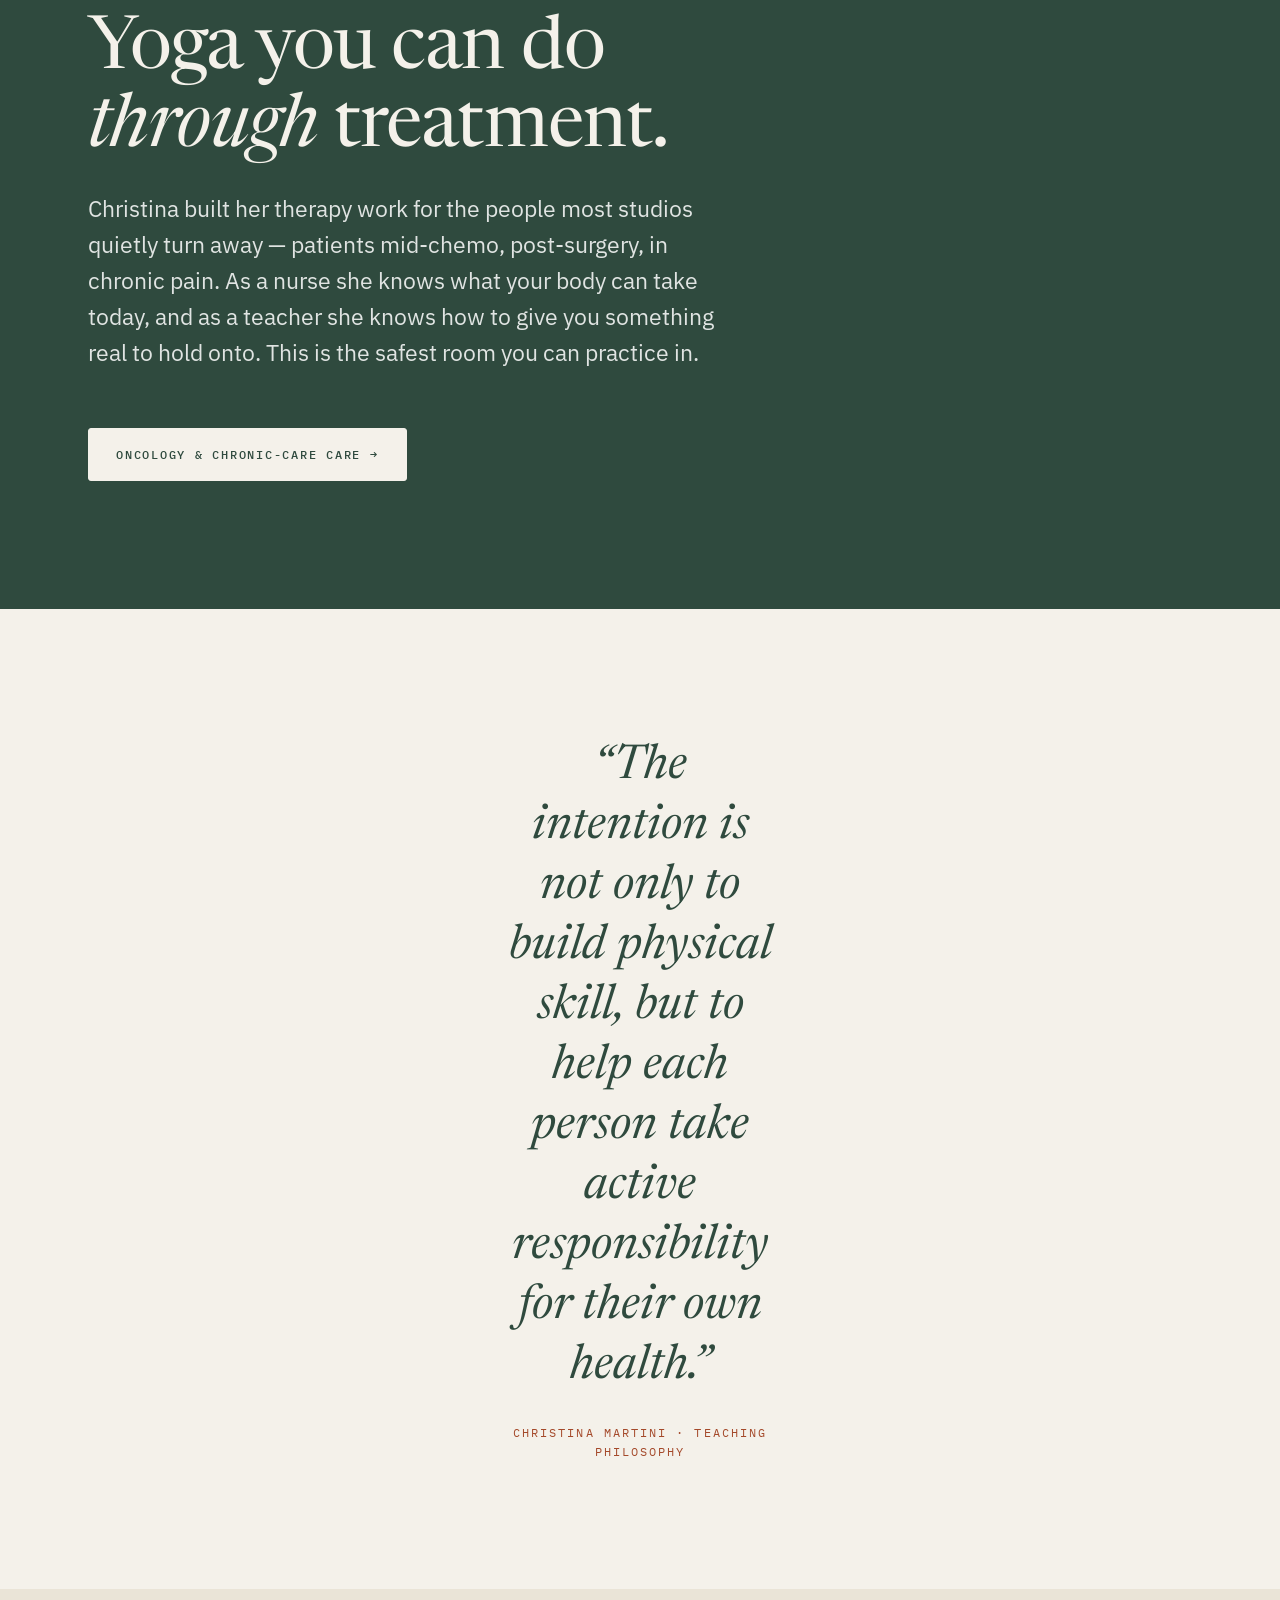
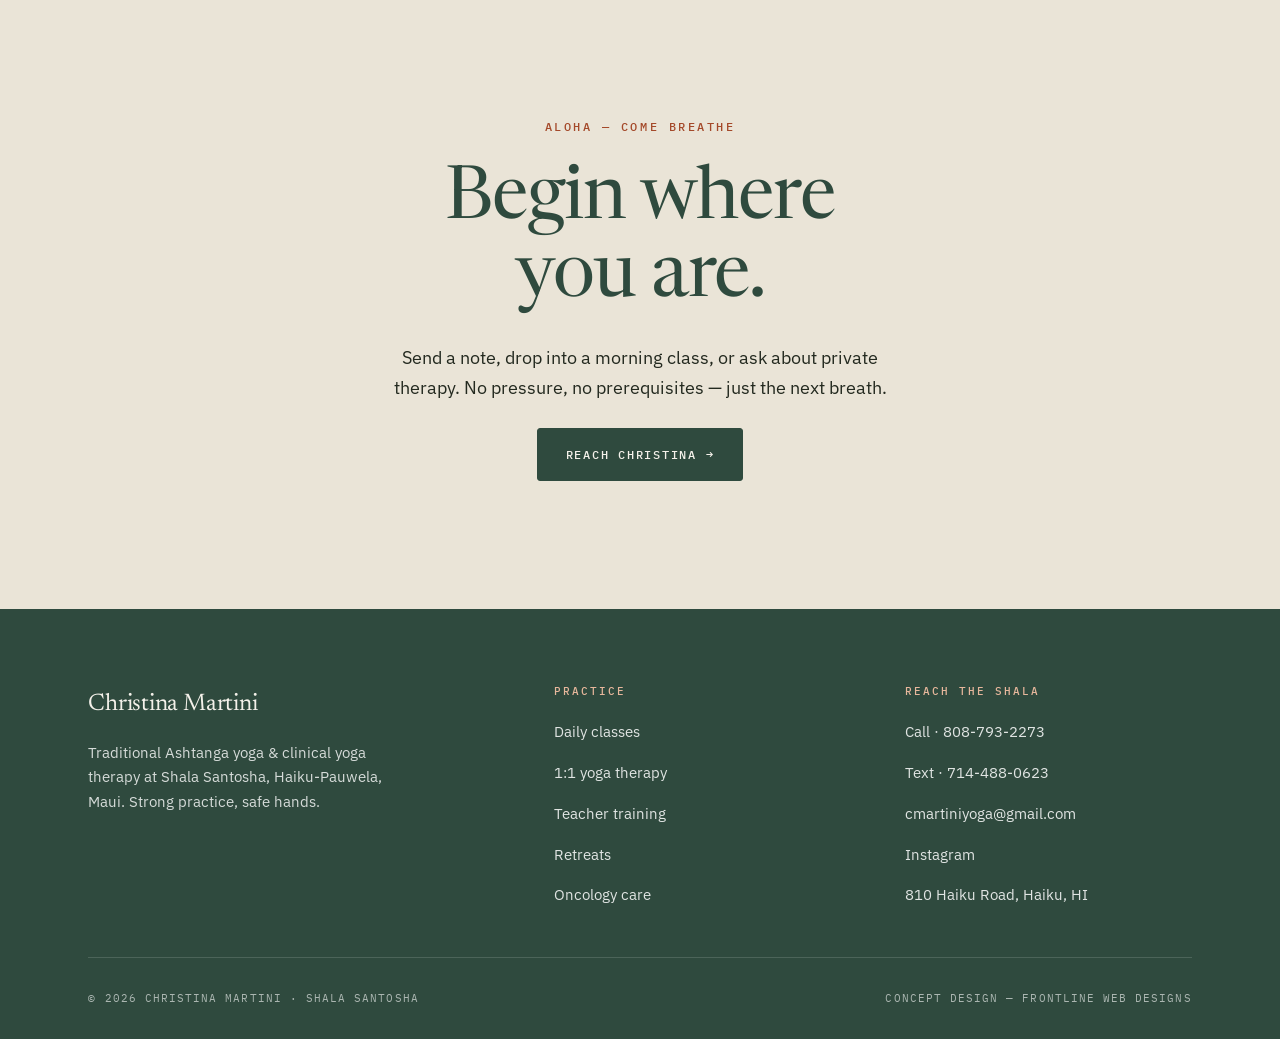
<file: index-multipage.html>
<!DOCTYPE html>
<html lang="en">
<head>
  <meta charset="UTF-8" />
  <meta name="viewport" content="width=device-width, initial-scale=1" />
  <!-- PITCH CONCEPT — keep noindex until Christina signs on -->
  <meta name="robots" content="noindex, nofollow" />
  <title>Christina Martini · Traditional Ashtanga Yoga &amp; Clinical Yoga Therapy — Haiku, Maui</title>
  <meta name="description" content="Traditional Ashtanga yoga taught by a senior authorized lineage teacher who is also a 30-year oncology nurse. Daily classes, 1:1 yoga therapy, teacher training, and retreats in Haiku-Pauwela, Maui — strong practice in safe hands." />
  <meta property="og:type" content="website" />
  <meta property="og:title" content="Practice in safe hands — Christina Martini, Shala Santosha, Maui" />
  <meta property="og:description" content="Ancient Ashtanga lineage meets real clinical care. Yoga strong enough to transform you, careful enough to heal." />
  <meta property="og:image" content="images/og-image.jpg" />

  <link rel="preconnect" href="https://fonts.googleapis.com" />
  <link rel="preconnect" href="https://fonts.gstatic.com" crossorigin />
  <link href="https://fonts.googleapis.com/css2?family=IBM+Plex+Mono:wght@400;500&family=IBM+Plex+Sans:wght@300;400;500;600&family=Newsreader:ital,opsz,wght@0,6..72,400;0,6..72,500;0,6..72,600;1,6..72,400;1,6..72,500&display=swap" rel="stylesheet" />
  <link rel="stylesheet" href="styles.css" />
</head>
<body>
  <a class="skip-link" href="#main">Skip to content</a>

  <!-- ============================== HEADER ============================== -->
  <header class="site-header">
    <div class="container nav">
      <a class="brand" href="index.html" aria-label="Christina Martini Yoga — home">
        <span class="brand__name">Christina&nbsp;Martini</span>
        <span class="brand__tag">Shala Santosha · Maui</span>
      </a>

      <nav id="nav-menu" class="nav__menu" aria-label="Primary">
        <a class="nav__link" href="about.html">About</a>
        <a class="nav__link" href="practice.html">Practice</a>
        <a class="nav__link" href="training.html">Training</a>
        <a class="nav__link" href="oncology.html">Oncology Care</a>
        <a class="nav__link" href="contact.html">Visit</a>
        <span class="nav__cta">
          <a class="btn" href="contact.html">Begin <span class="arrow" aria-hidden="true">&rarr;</span></a>
        </span>
      </nav>

      <button class="nav__toggle" type="button" aria-label="Menu" aria-expanded="false" aria-controls="nav-menu">
        <span></span><span></span><span></span>
      </button>
    </div>
  </header>

  <main id="main">

    <!-- ============================== HERO ============================== -->
    <section class="hero">
      <div class="container hero__grid">
        <div class="hero__copy">
          <p class="eyebrow reveal">Ashtanga Lineage · Clinical Yoga Therapy · Haiku, Maui</p>
          <h1 class="hero__claim reveal" style="--d:80ms">Practice in <span class="soft">safe hands.</span></h1>
          <p class="hero__deck reveal" style="--d:160ms">
            Traditional Ashtanga, taught by a senior authorized lineage teacher
            who is also a thirty-year oncology nurse. Strong enough to change how
            you move. Careful enough to heal.
          </p>
          <div class="hero__actions reveal" style="--d:240ms">
            <a class="btn" href="contact.html">Start where you are <span class="arrow" aria-hidden="true">&rarr;</span></a>
            <a class="btn btn--ghost" href="practice.html">See the practice</a>
          </div>

          <dl class="hero__meta reveal" style="--d:320ms">
            <div><dt>30 yrs</dt><dd>On the mat &amp; at the bedside</dd></div>
            <div><dt>RYT&#8209;200</dt><dd>Authorized to certify</dd></div>
            <div><dt>Mysore</dt><dd>Self-practice, daily</dd></div>
          </dl>
        </div>

        <div class="hero__media reveal" style="--d:200ms">
          <!-- PHOTO: Christina portrait — vertical 4:5 (~960×1200). Calm and present,
               soft natural Maui light, shala greenery or interior behind. Hands visible
               if possible (the "safe hands" idea). Replace this .frame with <img alt="Christina Martini, founder of Shala Santosha, on Maui">. -->
          <div class="frame frame--portrait">
            <div class="frame__note">
              <svg width="30" height="30" viewBox="0 0 24 24" fill="none" stroke="currentColor" stroke-width="1.3" class="ic" aria-hidden="true"><rect x="3" y="6" width="18" height="14" rx="2"/><circle cx="12" cy="13" r="3.4"/><path d="M8 6l1.4-2h5.2L16 6"/></svg>
              <span class="ttl">Portrait · Christina</span>
              <span class="sub">Her real photo drops in here — vertical 4:5</span>
            </div>
          </div>
          <svg class="hero__arc" viewBox="0 0 300 120" fill="none" aria-hidden="true">
            <path d="M4 116 C 70 18 230 18 296 116" stroke="currentColor" stroke-width="1.6" />
          </svg>
        </div>
      </div>
    </section>

    <!-- ============================== POV / PROMISE ============================== -->
    <section class="section section--surface">
      <div class="container">
        <div class="head reveal">
          <p class="label">The difference</p>
          <h2>Most teachers can tell you the pose. She can read your chart.</h2>
        </div>
        <div class="split">
          <div class="split__body reveal">
            <p class="lead">
              Christina has spent three decades in two disciplines at once —
              the Ashtanga lineage of Manju Jois, and oncology and chronic-care
              nursing. She doesn&rsquo;t choose between them. She teaches yoga the
              way a good clinician works: meet the body that&rsquo;s actually in front
              of you, never the one in the brochure.
            </p>
            <p>
              That means a practice that holds up through injury, illness, pregnancy,
              treatment, and age — not in spite of those things, but designed around
              them. You don&rsquo;t have to be flexible, fearless, or twenty-five.
              You have to be willing to breathe.
            </p>
            <a class="tlink" href="about.html">Read her story <span class="arrow" aria-hidden="true">&rarr;</span></a>
          </div>
          <div class="split__media reveal" style="--d:120ms">
            <!-- PHOTO: Christina adjusting/assisting a student in Mysore room — wide 16:10.
                 Hands-on, attentive; shows the clinical-care idea. Replace .frame with <img>. -->
            <div class="frame frame--wide">
              <div class="frame__note">
                <svg width="30" height="30" viewBox="0 0 24 24" fill="none" stroke="currentColor" stroke-width="1.3" class="ic" aria-hidden="true"><path d="M3 19c3-1 5-4 6-7M21 19c-3-1-5-4-6-7M12 4c0 4-1 7-3 10M12 4c0 4 1 7 3 10"/></svg>
                <span class="ttl">Hands-on assist · Mysore room</span>
                <span class="sub">Wide 16:10 of Christina teaching</span>
              </div>
            </div>
          </div>
        </div>
      </div>
    </section>

    <!-- ============================== WAYS TO PRACTICE ============================== -->
    <section class="section">
      <div class="container">
        <div class="head reveal">
          <p class="label">Ways to practice</p>
          <h2>Five doors. One steady hand on each.</h2>
          <p>Whether you&rsquo;ve never unrolled a mat or you&rsquo;re ready to teach, there&rsquo;s a way in that won&rsquo;t put you in over your head.</p>
        </div>

        <div class="offerings reveal">
          <article class="offering">
            <span class="offering__no">01</span>
            <h3>Daily Classes</h3>
            <p>Mysore-style self-practice and led Ashtanga, six mornings a week. Beginners learn one breath at a time — no one is thrown into the deep end.</p>
            <a class="tlink" href="practice.html">Class &amp; schedule <span class="arrow" aria-hidden="true">&rarr;</span></a>
          </article>
          <article class="offering">
            <span class="offering__no">02</span>
            <h3>1:1 Yoga Therapy</h3>
            <p>Private sessions built around your body and your history — injury, pain, recovery, or simply learning to move again with confidence.</p>
            <a class="tlink" href="practice.html">Private therapy <span class="arrow" aria-hidden="true">&rarr;</span></a>
          </article>
          <article class="offering">
            <span class="offering__no">03</span>
            <h3>Teacher Training</h3>
            <p>RYT-200 Ashtanga certification, in person on Maui and online, plus a six-day Yoga Therapy immersion for those who teach the unwell.</p>
            <a class="tlink" href="training.html">Certification <span class="arrow" aria-hidden="true">&rarr;</span></a>
          </article>
          <article class="offering">
            <span class="offering__no">04</span>
            <h3>Retreats</h3>
            <p>Immersive days at the shala in Haiku-Pauwela — practice, breathwork, rest, and the quiet of upcountry Maui, for every level.</p>
            <a class="tlink" href="training.html">Retreats <span class="arrow" aria-hidden="true">&rarr;</span></a>
          </article>
          <article class="offering">
            <span class="offering__no">05</span>
            <h3>Oncology &amp; Chronic Care</h3>
            <p>Yoga therapy and nurse advocacy for people in cancer treatment or living with chronic illness. Gentle, clinically grounded, never one-size-fits-all.</p>
            <a class="tlink" href="oncology.html">Care &amp; advocacy <span class="arrow" aria-hidden="true">&rarr;</span></a>
          </article>
          <article class="offering">
            <span class="offering__no">06</span>
            <h3>The Shala</h3>
            <p>A small, welcoming space for events, workshops, and visiting practitioners — rooted in tradition, open to everyone.</p>
            <a class="tlink" href="contact.html">Visit us <span class="arrow" aria-hidden="true">&rarr;</span></a>
          </article>
        </div>
      </div>
    </section>

    <!-- ============================== CREDIBILITY / MOAT ============================== -->
    <section class="section section--surface">
      <div class="container">
        <div class="split split--reverse">
          <div class="split__body reveal">
            <p class="label">Why her</p>
            <h2>A lineage you can trace. A license you can verify.</h2>
            <p>
              In a town full of weekend certifications, Christina&rsquo;s authority
              is the real kind — a documented teaching lineage and an active clinical
              career standing behind every class.
            </p>
            <div class="creds">
              <div class="cred"><span class="cred__k">Lineage</span><span class="cred__v"><strong>Direct student of Manju Jois;</strong> trained under Nancy Gilgoff &amp; David Williams — first-generation Ashtanga teachers.</span></div>
              <div class="cred"><span class="cred__k">Authorized</span><span class="cred__v"><strong>Senior certified &amp; authorized</strong> lineage teacher, qualified to deliver RYT-200 certification.</span></div>
              <div class="cred"><span class="cred__k">Clinical</span><span class="cred__v"><strong>Oncology &amp; chronic-care nurse</strong> and holistic yoga therapist — 30+ years across Eastern and Western practice.</span></div>
              <div class="cred"><span class="cred__k">Approach</span><span class="cred__v">Faith-rooted and inclusive. <strong>Every body welcome</strong>, no belief required.</span></div>
            </div>
            <a class="tlink" href="about.html">The full story <span class="arrow" aria-hidden="true">&rarr;</span></a>
          </div>
          <div class="split__media reveal" style="--d:120ms">
            <!-- PHOTO: Christina seated in the shala, lineage altar / Mysore room behind —
                 vertical 3:4 (~900×1200). Warm, grounded, authoritative. Replace .frame with <img>. -->
            <div class="frame frame--tall">
              <div class="frame__note">
                <svg width="30" height="30" viewBox="0 0 24 24" fill="none" stroke="currentColor" stroke-width="1.3" class="ic" aria-hidden="true"><path d="M12 3v18M5 8c0 5 3 8 7 8M19 8c0 5-3 8-7 8M5 8h14"/></svg>
                <span class="ttl">Christina at the shala</span>
                <span class="sub">Vertical 3:4 portrait</span>
              </div>
            </div>
          </div>
        </div>
      </div>
    </section>

    <!-- ============================== ONCOLOGY HIGHLIGHT (SAFE) ============================== -->
    <section class="section section--ink">
      <div class="container">
        <svg class="breath" viewBox="0 0 1200 40" preserveAspectRatio="none" aria-hidden="true" style="height:34px;margin-bottom:2.6rem" >
          <path class="" d="M0,30 H430 C500,30 520,9 600,9 S700,30 770,30 H1200" style="stroke:#e7b79c" />
        </svg>
        <div class="callout reveal">
          <p class="label">For the days practice feels impossible</p>
          <h2>Yoga you can do <span class="serif-italic">through</span> treatment.</h2>
          <p style="color:#ffffffd9; font-size:var(--step-1); line-height:1.55; max-width:54ch;">
            Christina built her therapy work for the people most studios quietly
            turn away — patients mid-chemo, post-surgery, in chronic pain. As a nurse
            she knows what your body can take today, and as a teacher she knows how to
            give you something real to hold onto. This is the safest room you can practice in.
          </p>
          <div class="hero__actions">
            <a class="btn btn--bone" href="oncology.html">Oncology &amp; chronic-care care <span class="arrow" aria-hidden="true">&rarr;</span></a>
          </div>
        </div>
      </div>
    </section>

    <!-- ============================== PULL QUOTE ============================== -->
    <section class="section">
      <div class="container">
        <div class="pullquote reveal">
          <blockquote>
            &ldquo;The intention is not only to build physical skill, but to help each
            person take active responsibility for their own health.&rdquo;
          </blockquote>
          <cite>Christina Martini · Teaching philosophy</cite>
        </div>
      </div>
    </section>

    <!-- ============================== CTA ============================== -->
    <section class="section section--surface">
      <div class="container">
        <div class="cta reveal">
          <p class="label is-plain" style="justify-content:center">Aloha &mdash; come breathe</p>
          <h2>Begin where you are.</h2>
          <p>Send a note, drop into a morning class, or ask about private therapy. No pressure, no prerequisites — just the next breath.</p>
          <a class="btn" href="contact.html">Reach Christina <span class="arrow" aria-hidden="true">&rarr;</span></a>
        </div>
      </div>
    </section>

  </main>

  <!-- ============================== FOOTER ============================== -->
  <footer class="site-footer">
    <div class="container">
      <div class="footer-grid">
        <div class="footer__brand">
          <span class="brand__name" style="font-size:1.5rem">Christina Martini</span>
          <p>Traditional Ashtanga yoga &amp; clinical yoga therapy at Shala Santosha, Haiku-Pauwela, Maui. Strong practice, safe hands.</p>
        </div>
        <div class="footer__col">
          <h4>Practice</h4>
          <ul>
            <li><a href="practice.html">Daily classes</a></li>
            <li><a href="practice.html">1:1 yoga therapy</a></li>
            <li><a href="training.html">Teacher training</a></li>
            <li><a href="training.html">Retreats</a></li>
            <li><a href="oncology.html">Oncology care</a></li>
          </ul>
        </div>
        <div class="footer__col">
          <h4>Reach the shala</h4>
          <ul>
            <!-- Contact pulled from her current site — confirm before any live deploy -->
            <li><a href="tel:+18087932273">Call · 808-793-2273</a></li>
            <li><a href="sms:+17144880623">Text · 714-488-0623</a></li>
            <li><a href="mailto:cmartiniyoga@gmail.com">cmartiniyoga@gmail.com</a></li>
            <li><a href="https://instagram.com/shalasantoshayogamaui" rel="noopener">Instagram</a></li>
            <li><a href="contact.html">810 Haiku Road, Haiku, HI</a></li>
          </ul>
        </div>
      </div>
      <div class="footer-bottom">
        <span>&copy; <span id="year">2026</span> Christina Martini · Shala Santosha</span>
        <span>Concept design — Frontline Web Designs</span>
      </div>
    </div>
  </footer>

  <script src="main.js" defer></script>
</body>
</html>
</file>
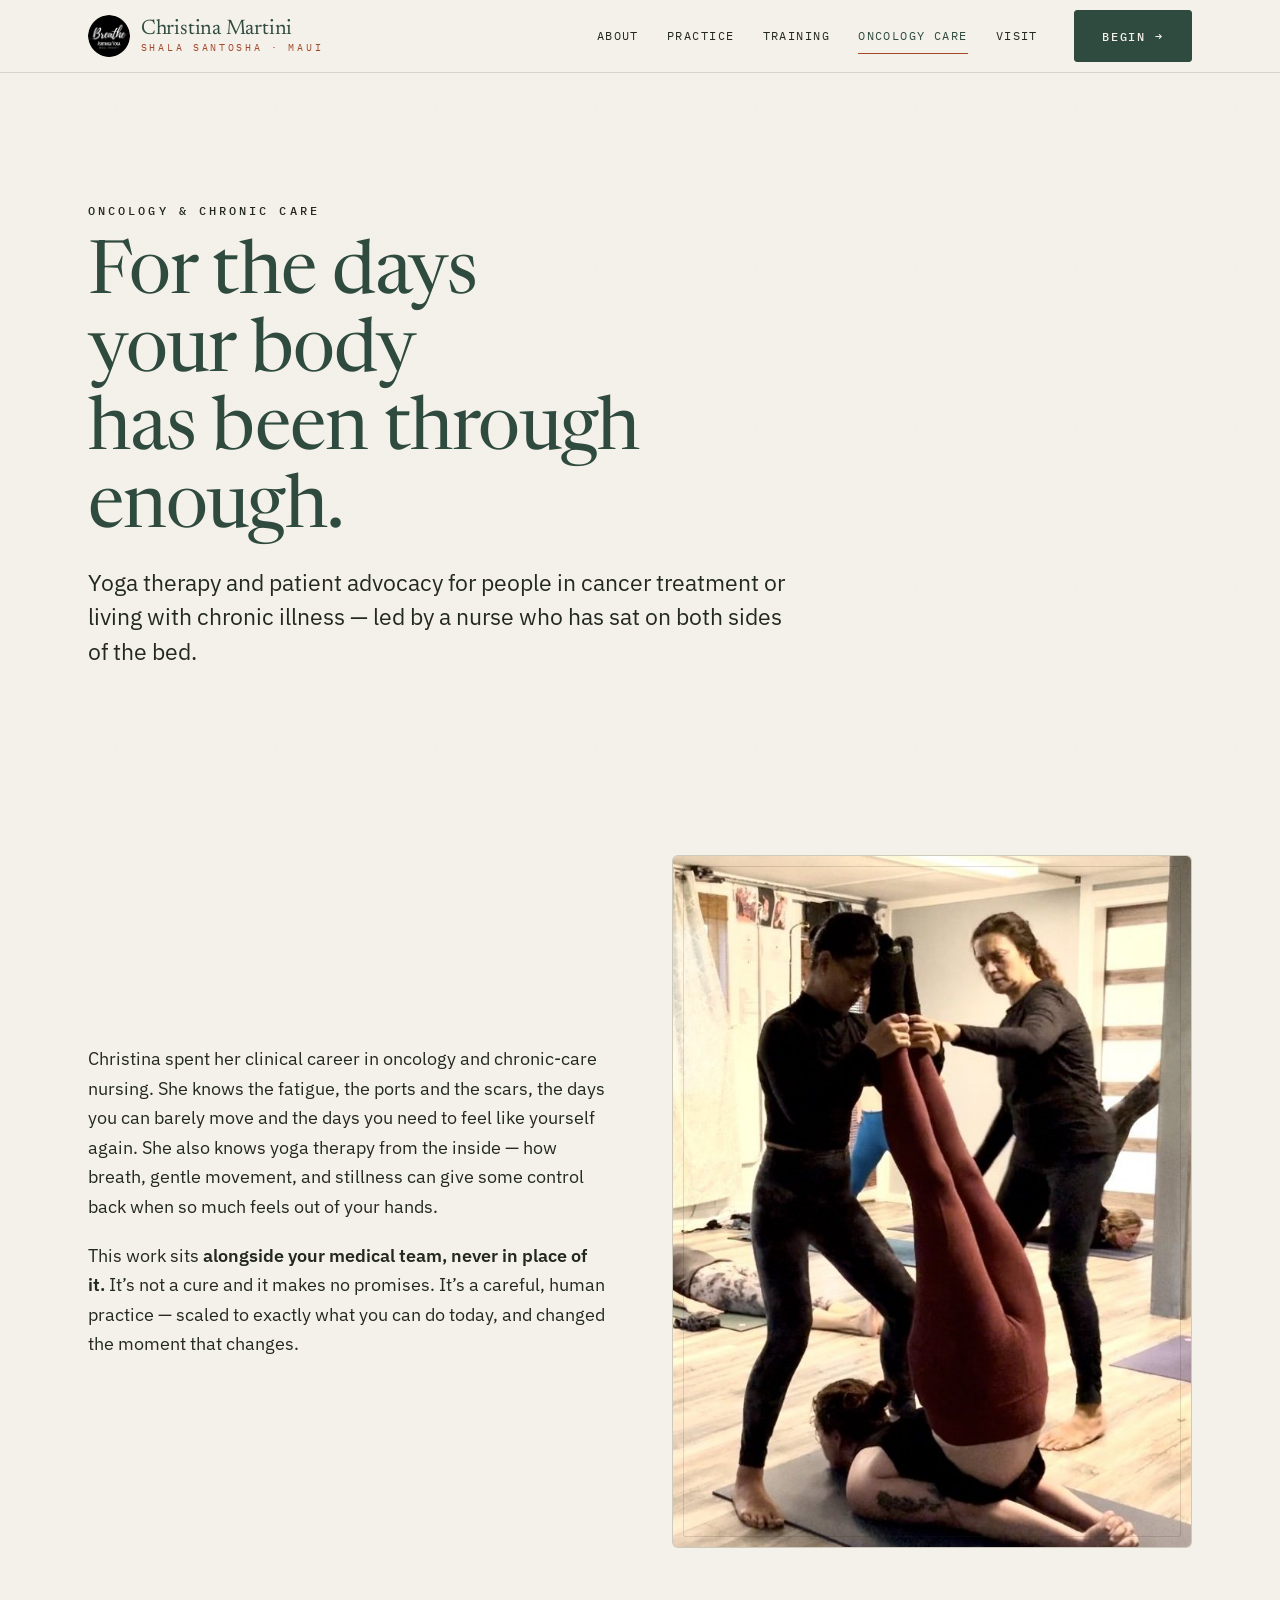
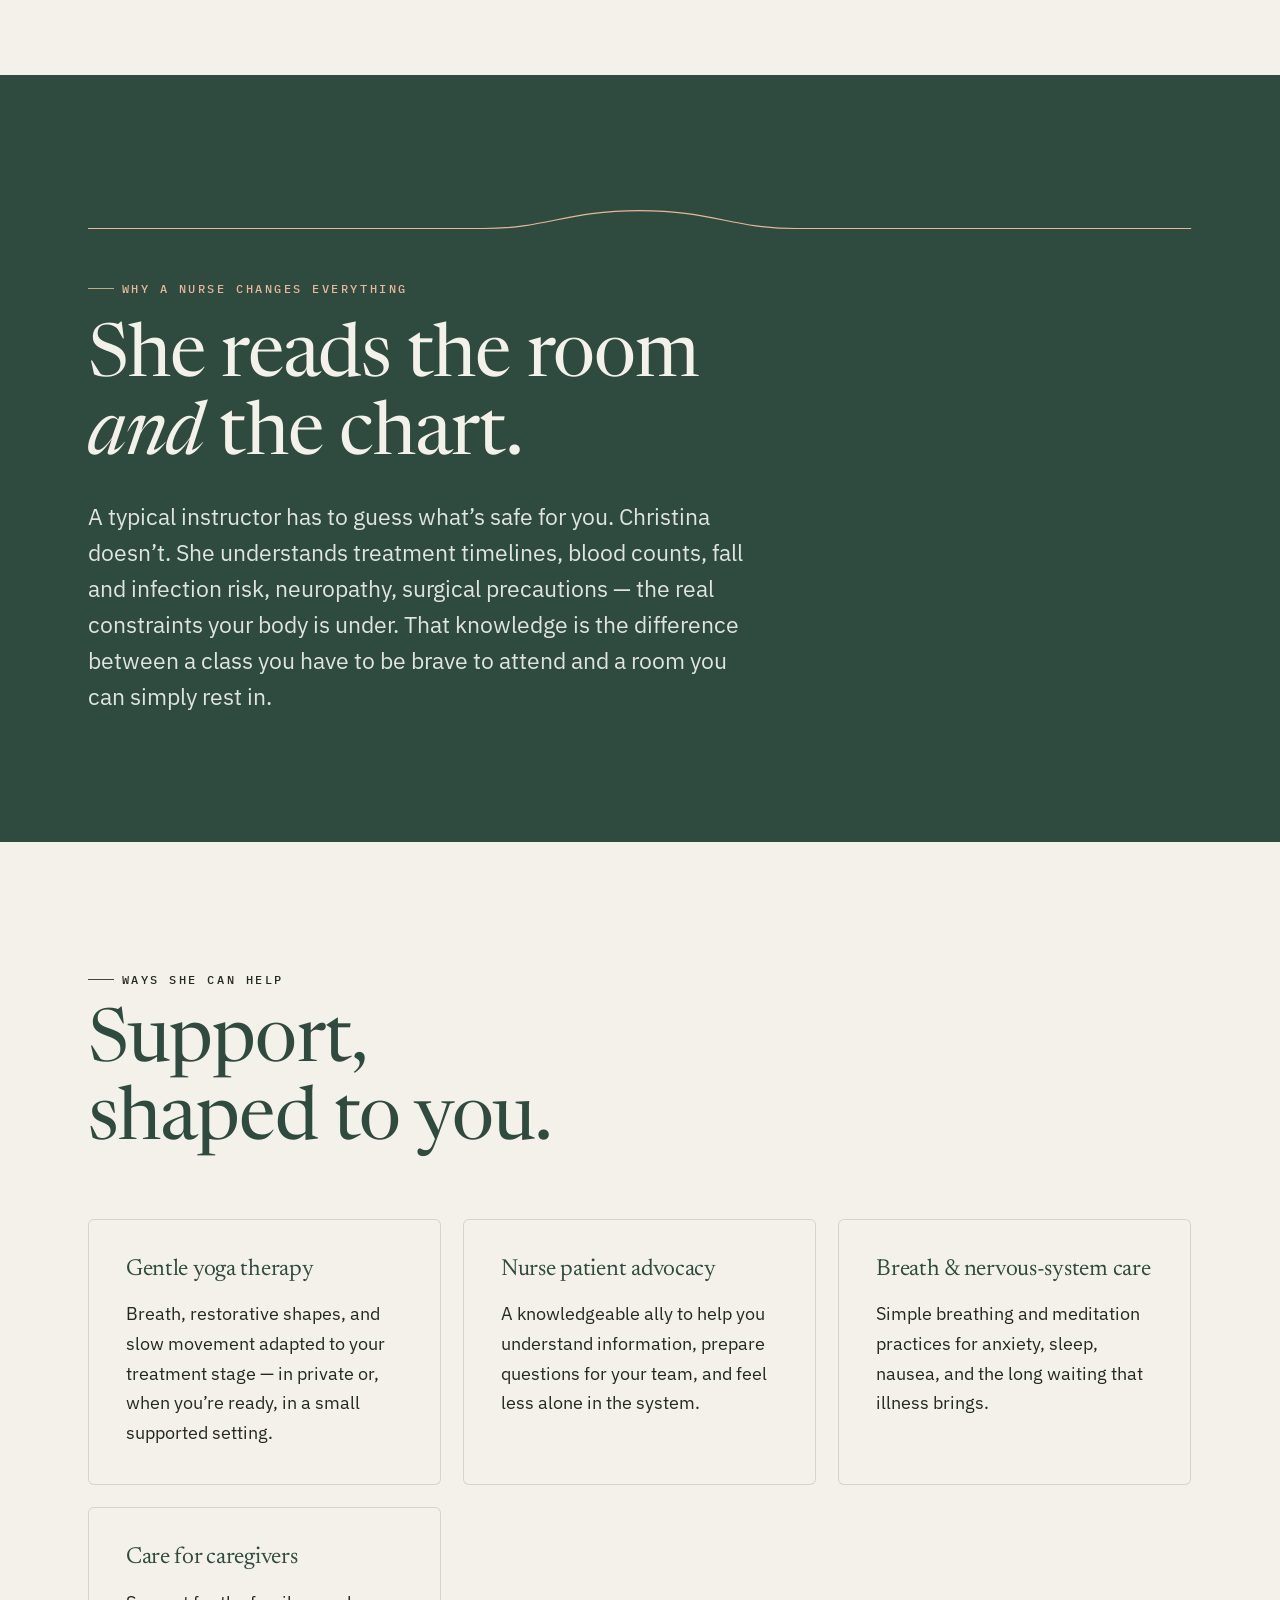
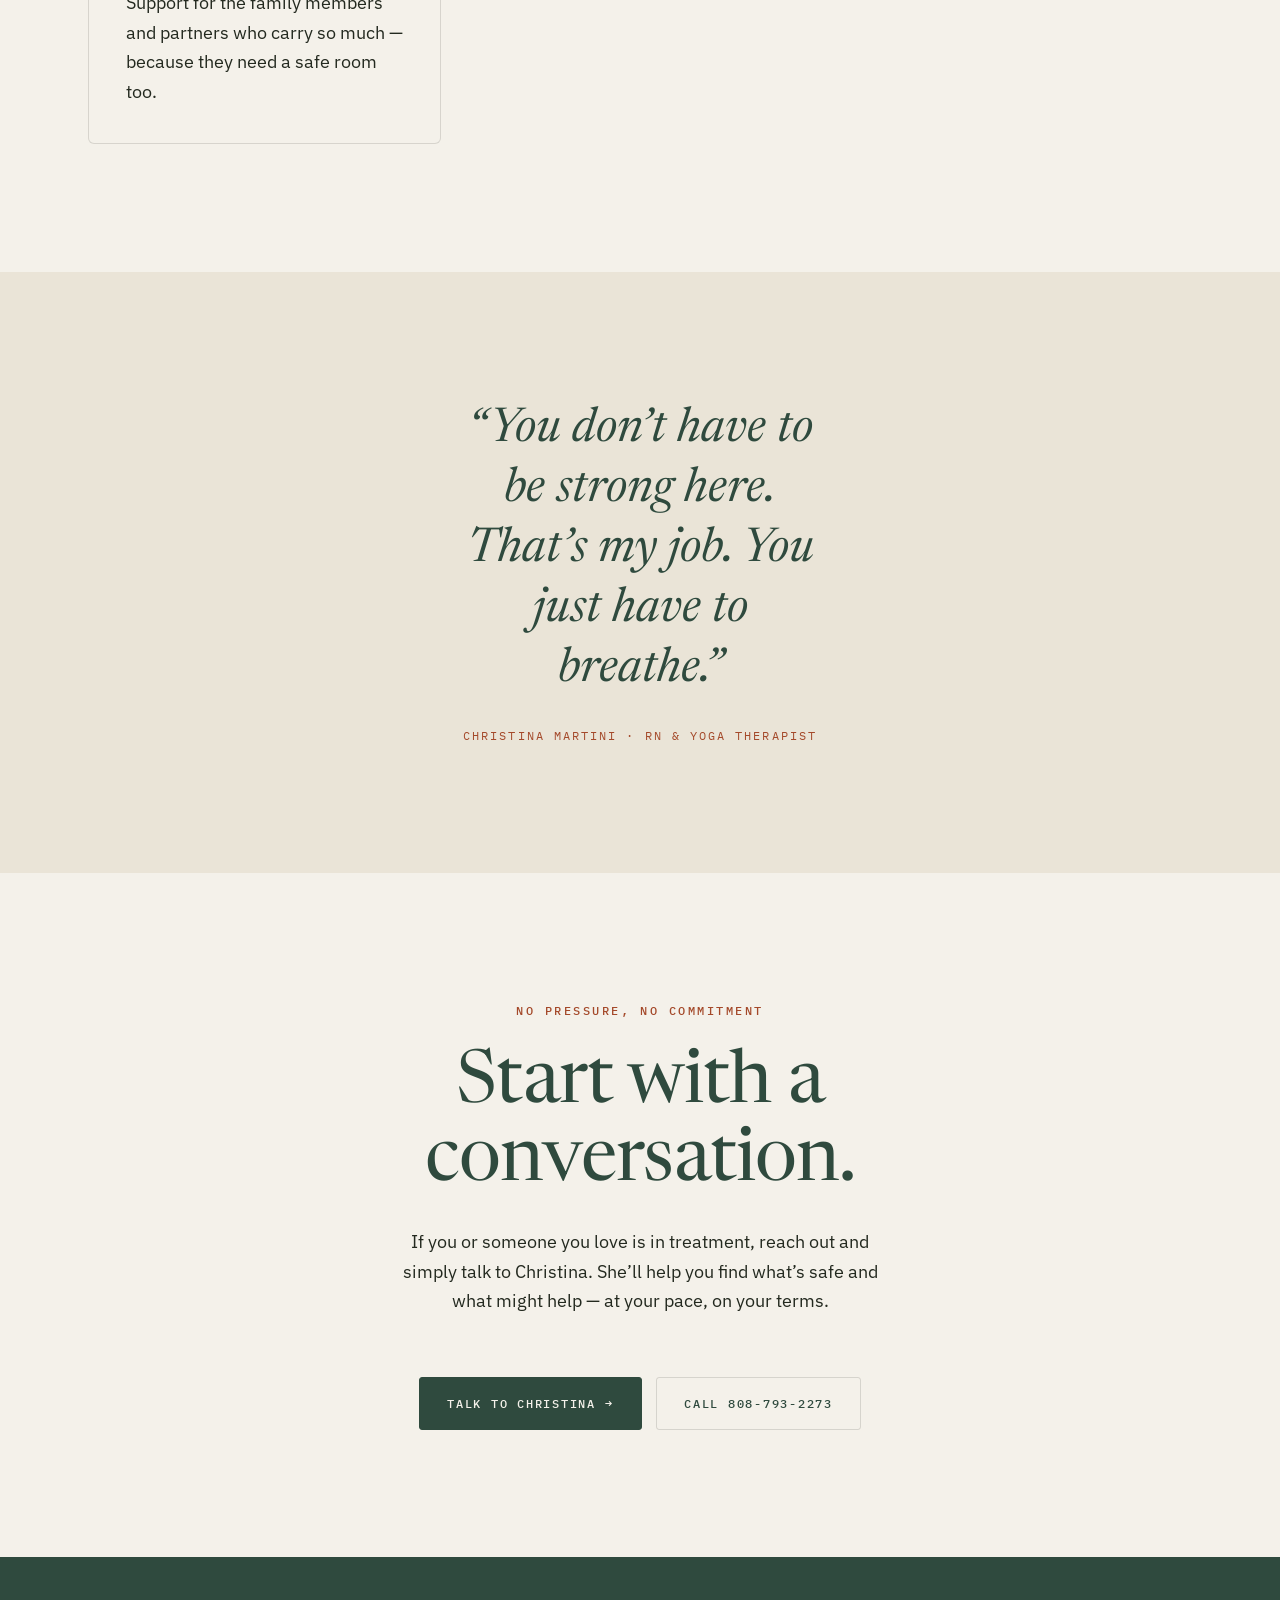
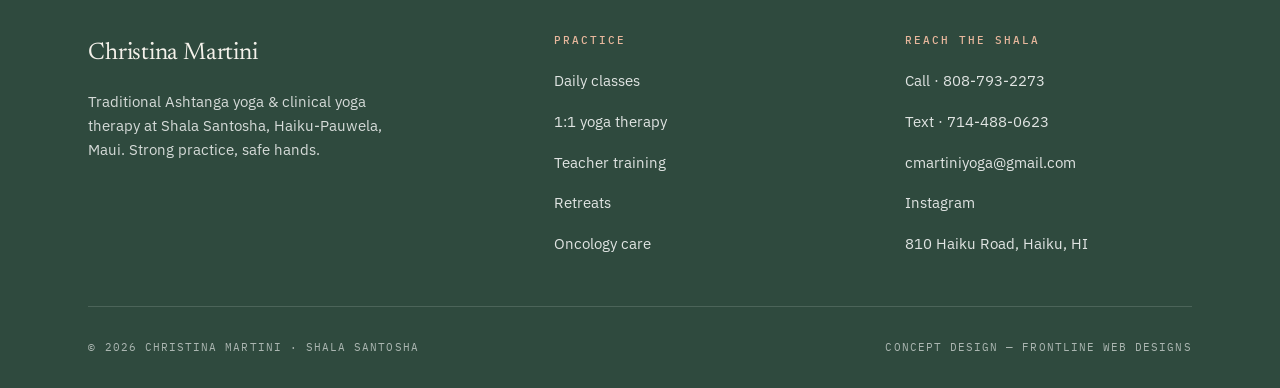
<file: oncology.html>
<!DOCTYPE html>
<html lang="en">
<head>
  <meta charset="UTF-8" />
  <meta name="viewport" content="width=device-width, initial-scale=1" />
  <meta name="robots" content="noindex, nofollow" />
  <title>Oncology &amp; Chronic-Care Yoga Therapy &amp; Nurse Advocacy — Christina Martini, Maui</title>
  <meta name="description" content="Gentle, clinically grounded yoga therapy and nurse patient-advocacy for people in cancer treatment or living with chronic illness — offered alongside your medical team by oncology nurse and yoga therapist Christina Martini on Maui." />
  <meta property="og:type" content="website" />
  <meta property="og:title" content="Oncology &amp; Chronic-Care Support — Christina Martini, Maui" />
  <meta property="og:description" content="Yoga you can do through treatment, guided by a nurse who knows what your body can take today." />
  <meta property="og:image" content="images/og-image.jpg" />
  <link rel="icon" href="favicon.svg" type="image/svg+xml" />
  <meta name="theme-color" content="#2F4A3E" />
  <link rel="preconnect" href="https://fonts.googleapis.com" />
  <link rel="preconnect" href="https://fonts.gstatic.com" crossorigin />
  <link rel="preload" as="style" href="https://fonts.googleapis.com/css2?family=IBM+Plex+Mono:wght@400;500&family=IBM+Plex+Sans:wght@400;600&family=Newsreader:ital,opsz,wght@0,6..72,400;1,6..72,400&display=swap" />
  <link rel="stylesheet" href="https://fonts.googleapis.com/css2?family=IBM+Plex+Mono:wght@400;500&family=IBM+Plex+Sans:wght@400;600&family=Newsreader:ital,opsz,wght@0,6..72,400;1,6..72,400&display=swap" media="print" onload="this.media='all'" />
  <noscript><link rel="stylesheet" href="https://fonts.googleapis.com/css2?family=IBM+Plex+Mono:wght@400;500&family=IBM+Plex+Sans:wght@400;600&family=Newsreader:ital,opsz,wght@0,6..72,400;1,6..72,400&display=swap" /></noscript>
  <link rel="stylesheet" href="styles.css" />
</head>
<body>
  <a class="skip-link" href="#main">Skip to content</a>

  <header class="site-header">
    <div class="container nav">
      <a class="brand brand--logo" href="index.html" aria-label="Christina Martini Yoga — home">
        <img class="brand__mark" src="images/logo-breathe.png" alt="" width="42" height="42" />
        <span class="brand__text">
          <span class="brand__name">Christina&nbsp;Martini</span>
          <span class="brand__tag">Shala Santosha · Maui</span>
        </span>
      </a>
      <nav id="nav-menu" class="nav__menu" aria-label="Primary">
        <a class="nav__link" href="about.html">About</a>
        <a class="nav__link" href="practice.html">Practice</a>
        <a class="nav__link" href="training.html">Training</a>
        <a class="nav__link" href="oncology.html" aria-current="page">Oncology Care</a>
        <a class="nav__link" href="contact.html">Visit</a>
        <span class="nav__cta"><a class="btn" href="contact.html">Begin <span class="arrow" aria-hidden="true">&rarr;</span></a></span>
      </nav>
      <button class="nav__toggle" type="button" aria-label="Menu" aria-expanded="false" aria-controls="nav-menu">
        <span></span><span></span><span></span>
      </button>
    </div>
  </header>

  <main id="main">

    <!-- PAGE HEADER -->
    <section class="section" style="padding-bottom:0">
      <div class="container">
        <div class="head reveal" style="max-width:64ch">
          <p class="eyebrow">Oncology &amp; Chronic Care</p>
          <h1 style="font-size:var(--step-4)">For the days your body<br>has been through enough.</h1>
          <p class="lead">Yoga therapy and patient advocacy for people in cancer treatment or living with chronic illness — led by a nurse who has sat on both sides of the bed.</p>
        </div>
      </div>
    </section>

    <!-- WHAT THIS IS -->
    <section class="section">
      <div class="container">
        <div class="split">
          <div class="split__body reveal">
            <p>
              Christina spent her clinical career in oncology and chronic-care nursing.
              She knows the fatigue, the ports and the scars, the days you can barely move
              and the days you need to feel like yourself again. She also knows yoga
              therapy from the inside — how breath, gentle movement, and stillness can give
              some control back when so much feels out of your hands.
            </p>
            <p>
              This work sits <strong>alongside your medical team, never in place of it.</strong>
              It&rsquo;s not a cure and it makes no promises. It&rsquo;s a careful, human
              practice — scaled to exactly what you can do today, and changed the moment that
              changes.
            </p>
          </div>
          <div class="split__media reveal" style="--d:120ms">
            <!-- PHOTO: very gentle, restful image — hands resting, a supported reclined pose,
                 or calm detail. Vertical 3:4 (~900×1200). Soft, dignified, never clinical-cold.
                 Replace .frame with <img>. -->
            <div class="frame frame--tall">
              <img src="images/sh-3.jpg" alt="Christina supporting a student through a careful, assisted pose" width="721" height="901" loading="lazy" />
            </div>
          </div>
        </div>
      </div>
    </section>

    <!-- THE SAFE BAND -->
    <section class="section section--ink">
      <div class="container">
        <svg class="breath" viewBox="0 0 1200 40" preserveAspectRatio="none" aria-hidden="true" style="height:34px;margin-bottom:2.6rem">
          <path d="M0,30 H430 C500,30 520,9 600,9 S700,30 770,30 H1200" style="stroke:#e7b79c" />
        </svg>
        <div class="callout reveal">
          <p class="label">Why a nurse changes everything</p>
          <h2>She reads the room <span class="serif-italic">and</span> the chart.</h2>
          <p style="color:#ffffffd9; font-size:var(--step-1); line-height:1.55; max-width:56ch;">
            A typical instructor has to guess what&rsquo;s safe for you. Christina doesn&rsquo;t.
            She understands treatment timelines, blood counts, fall and infection risk,
            neuropathy, surgical precautions — the real constraints your body is under.
            That knowledge is the difference between a class you have to be brave to attend
            and a room you can simply rest in.
          </p>
        </div>
      </div>
    </section>

    <!-- WHAT'S OFFERED -->
    <section class="section">
      <div class="container">
        <div class="head reveal">
          <p class="label">Ways she can help</p>
          <h2>Support, shaped to you.</h2>
        </div>
        <div class="cards reveal">
          <article class="card">
            <h3 style="font-size:var(--step-1)">Gentle yoga therapy</h3>
            <p style="color:var(--ink)">Breath, restorative shapes, and slow movement adapted to your treatment stage — in private or, when you&rsquo;re ready, in a small supported setting.</p>
          </article>
          <article class="card">
            <h3 style="font-size:var(--step-1)">Nurse patient advocacy</h3>
            <p style="color:var(--ink)">A knowledgeable ally to help you understand information, prepare questions for your team, and feel less alone in the system.</p>
          </article>
          <article class="card">
            <h3 style="font-size:var(--step-1)">Breath &amp; nervous-system care</h3>
            <p style="color:var(--ink)">Simple breathing and meditation practices for anxiety, sleep, nausea, and the long waiting that illness brings.</p>
          </article>
          <article class="card">
            <h3 style="font-size:var(--step-1)">Care for caregivers</h3>
            <p style="color:var(--ink)">Support for the family members and partners who carry so much — because they need a safe room too.</p>
          </article>
        </div>
      </div>
    </section>

    <!-- REASSURANCE / FOR FAMILIES -->
    <section class="section section--surface">
      <div class="container">
        <div class="pullquote reveal" style="max-width:34ch">
          <blockquote>&ldquo;You don&rsquo;t have to be strong here. That&rsquo;s my job. You just have to breathe.&rdquo;</blockquote>
          <cite>Christina Martini · RN &amp; yoga therapist</cite>
        </div>
      </div>
    </section>

    <!-- CTA -->
    <section class="section">
      <div class="container">
        <div class="cta reveal">
          <p class="label is-plain" style="justify-content:center">No pressure, no commitment</p>
          <h2>Start with a conversation.</h2>
          <p>If you or someone you love is in treatment, reach out and simply talk to Christina. She&rsquo;ll help you find what&rsquo;s safe and what might help — at your pace, on your terms.</p>
          <div class="hero__actions" style="justify-content:center">
            <a class="btn" href="contact.html">Talk to Christina <span class="arrow" aria-hidden="true">&rarr;</span></a>
            <a class="btn btn--ghost" href="tel:+18087932273">Call 808-793-2273</a>
          </div>
        </div>
      </div>
    </section>

  </main>

  <footer class="site-footer">
    <div class="container">
      <div class="footer-grid">
        <div class="footer__brand">
          <span class="brand__name" style="font-size:1.5rem">Christina Martini</span>
          <p>Traditional Ashtanga yoga &amp; clinical yoga therapy at Shala Santosha, Haiku-Pauwela, Maui. Strong practice, safe hands.</p>
        </div>
        <div class="footer__col">
          <h4>Practice</h4>
          <ul>
            <li><a href="practice.html">Daily classes</a></li>
            <li><a href="practice.html">1:1 yoga therapy</a></li>
            <li><a href="training.html">Teacher training</a></li>
            <li><a href="training.html">Retreats</a></li>
            <li><a href="oncology.html">Oncology care</a></li>
          </ul>
        </div>
        <div class="footer__col">
          <h4>Reach the shala</h4>
          <ul>
            <li><a href="tel:+18087932273">Call · 808-793-2273</a></li>
            <li><a href="sms:+17144880623">Text · 714-488-0623</a></li>
            <li><a href="mailto:cmartiniyoga@gmail.com">cmartiniyoga@gmail.com</a></li>
            <li><a href="https://instagram.com/shalasantoshayogamaui" rel="noopener">Instagram</a></li>
            <li><a href="contact.html">810 Haiku Road, Haiku, HI</a></li>
          </ul>
        </div>
      </div>
      <div class="footer-bottom">
        <span>&copy; <span id="year">2026</span> Christina Martini · Shala Santosha</span>
        <span>Concept design — Frontline Web Designs</span>
      </div>
    </div>
  </footer>

  <script src="main.js" defer></script>
</body>
</html>
</file>
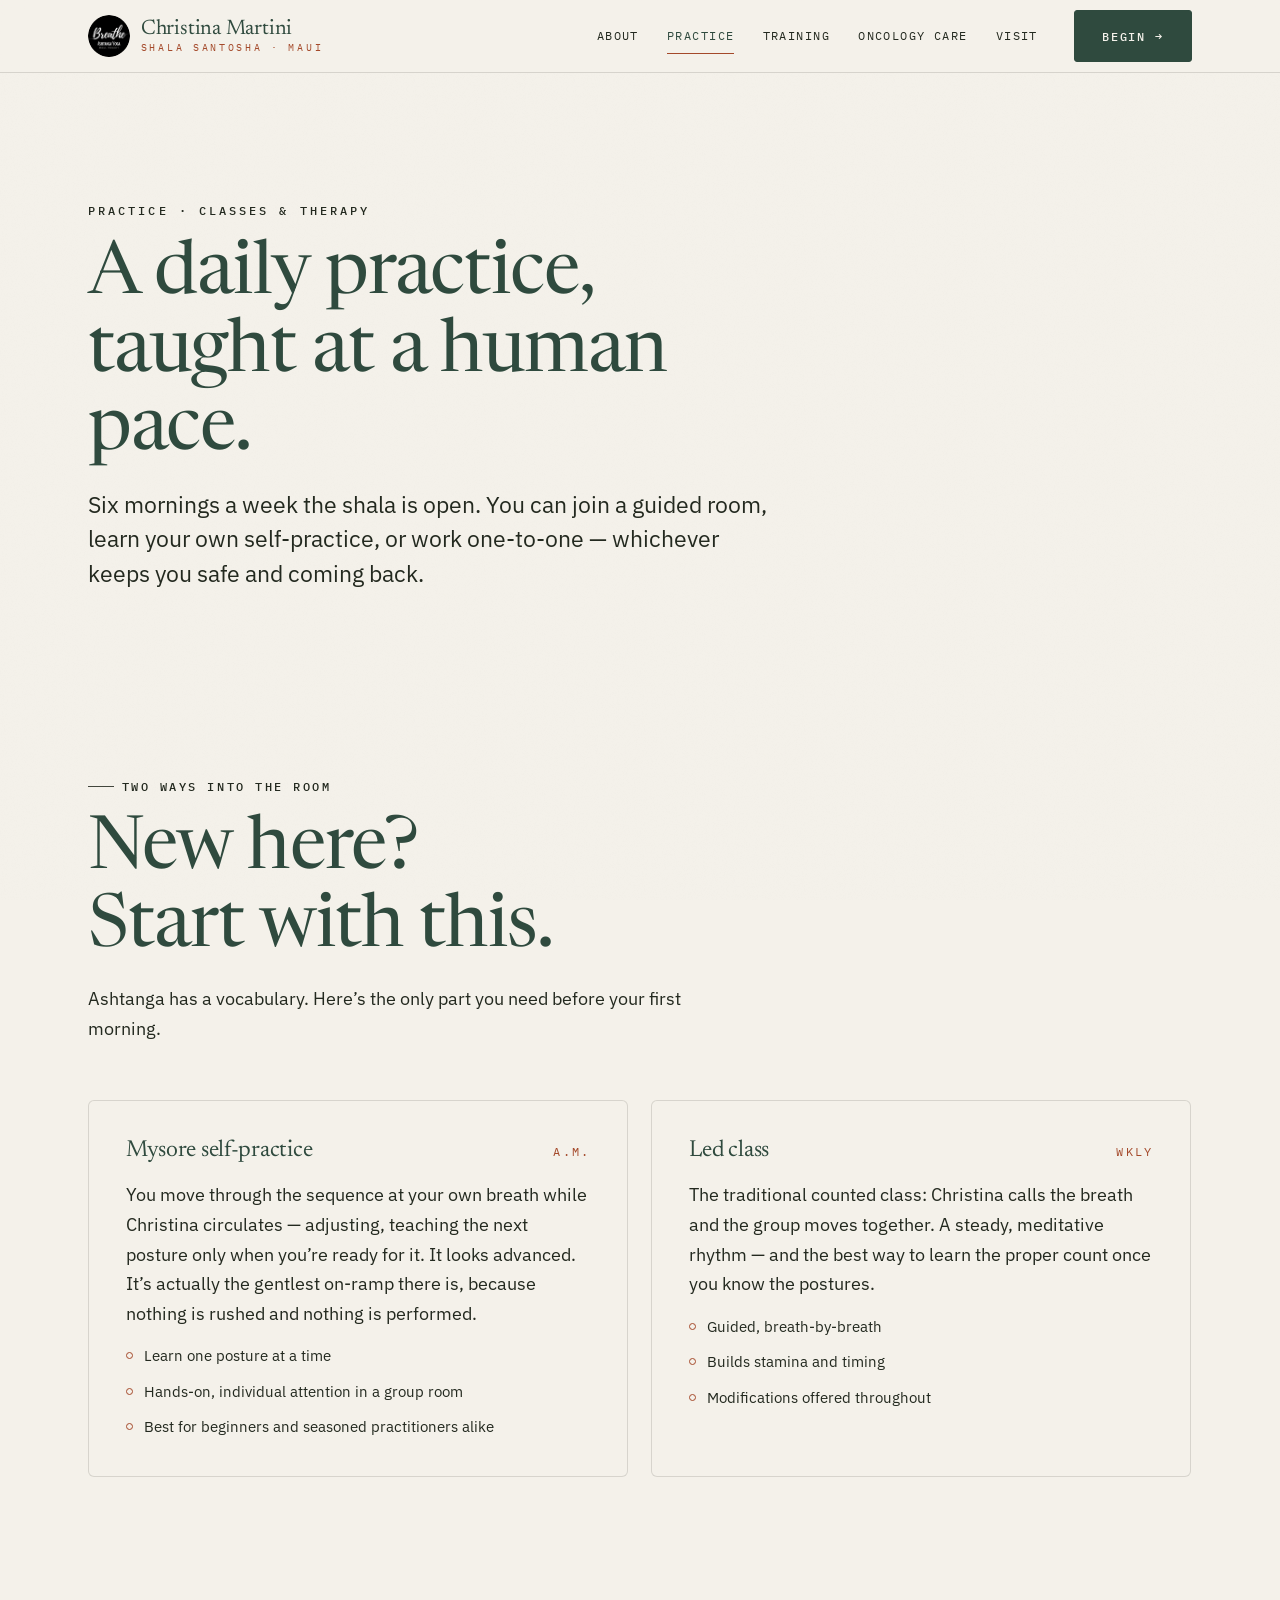
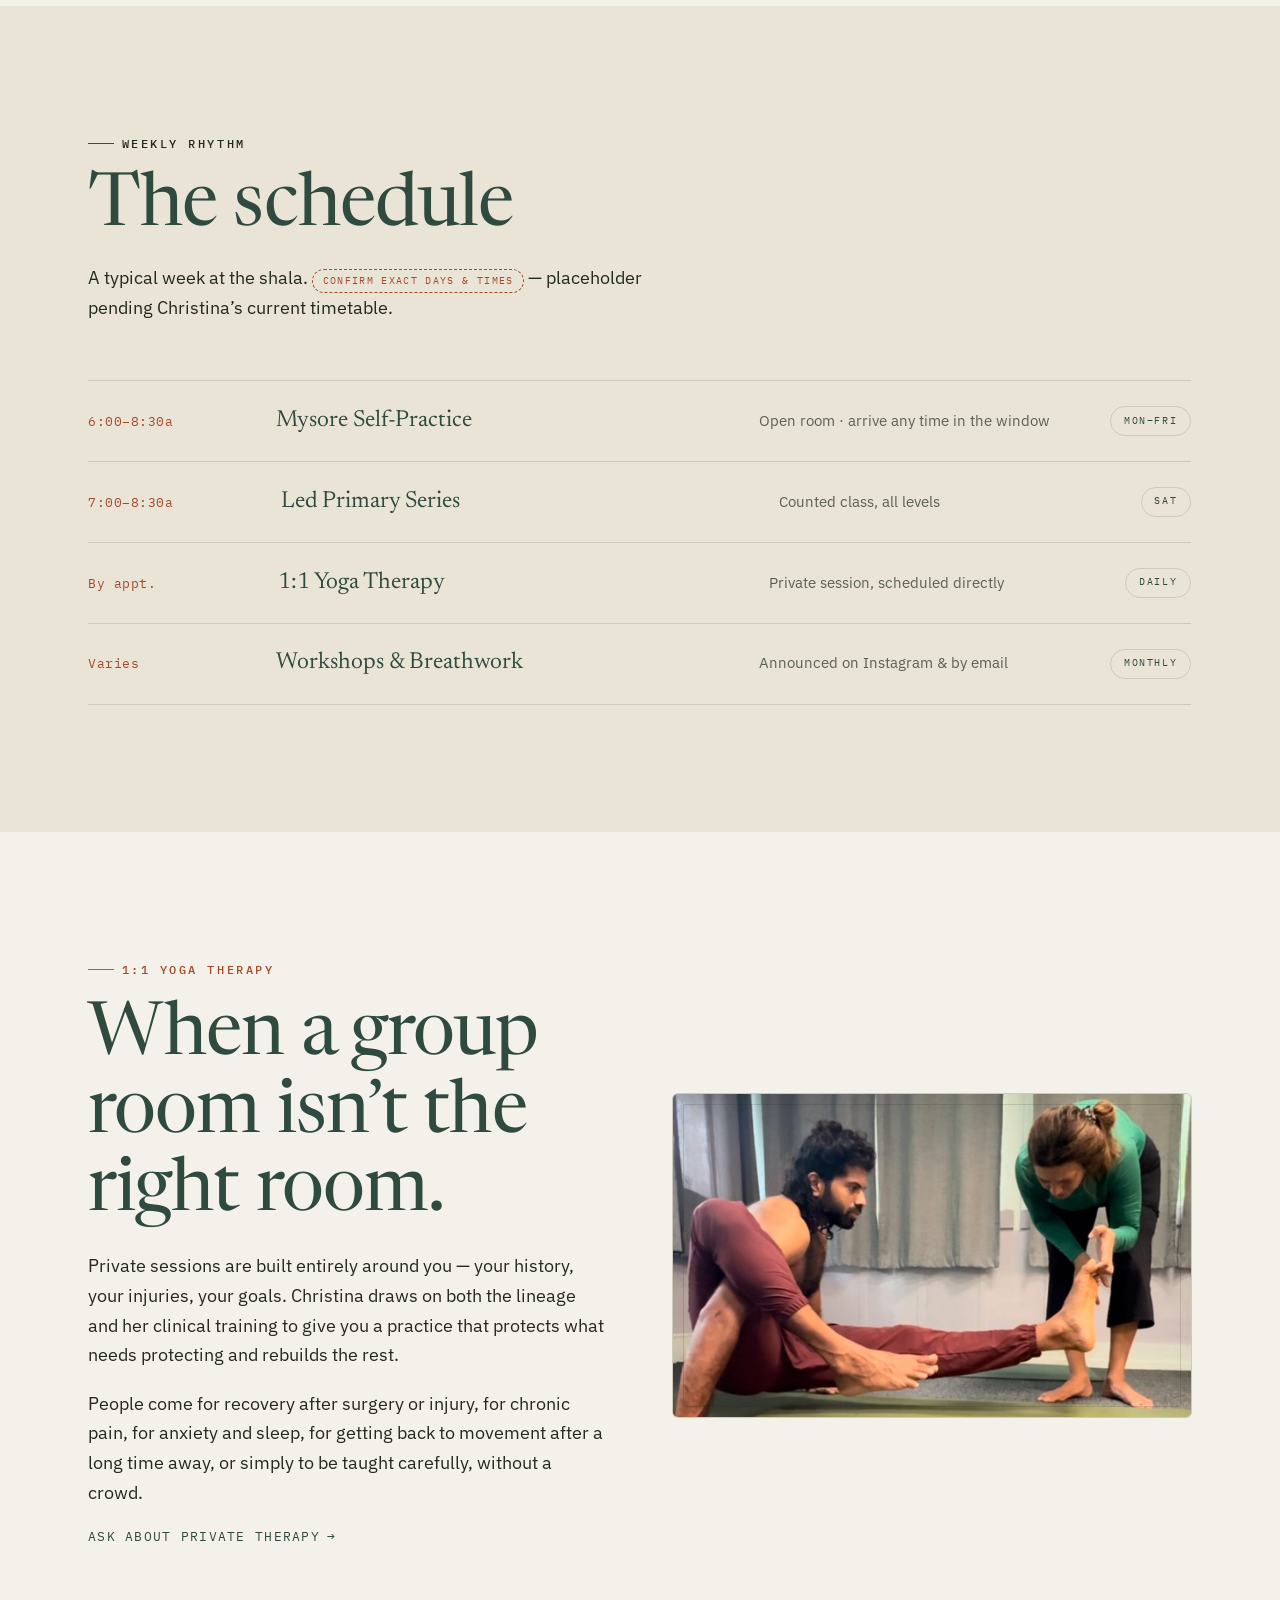
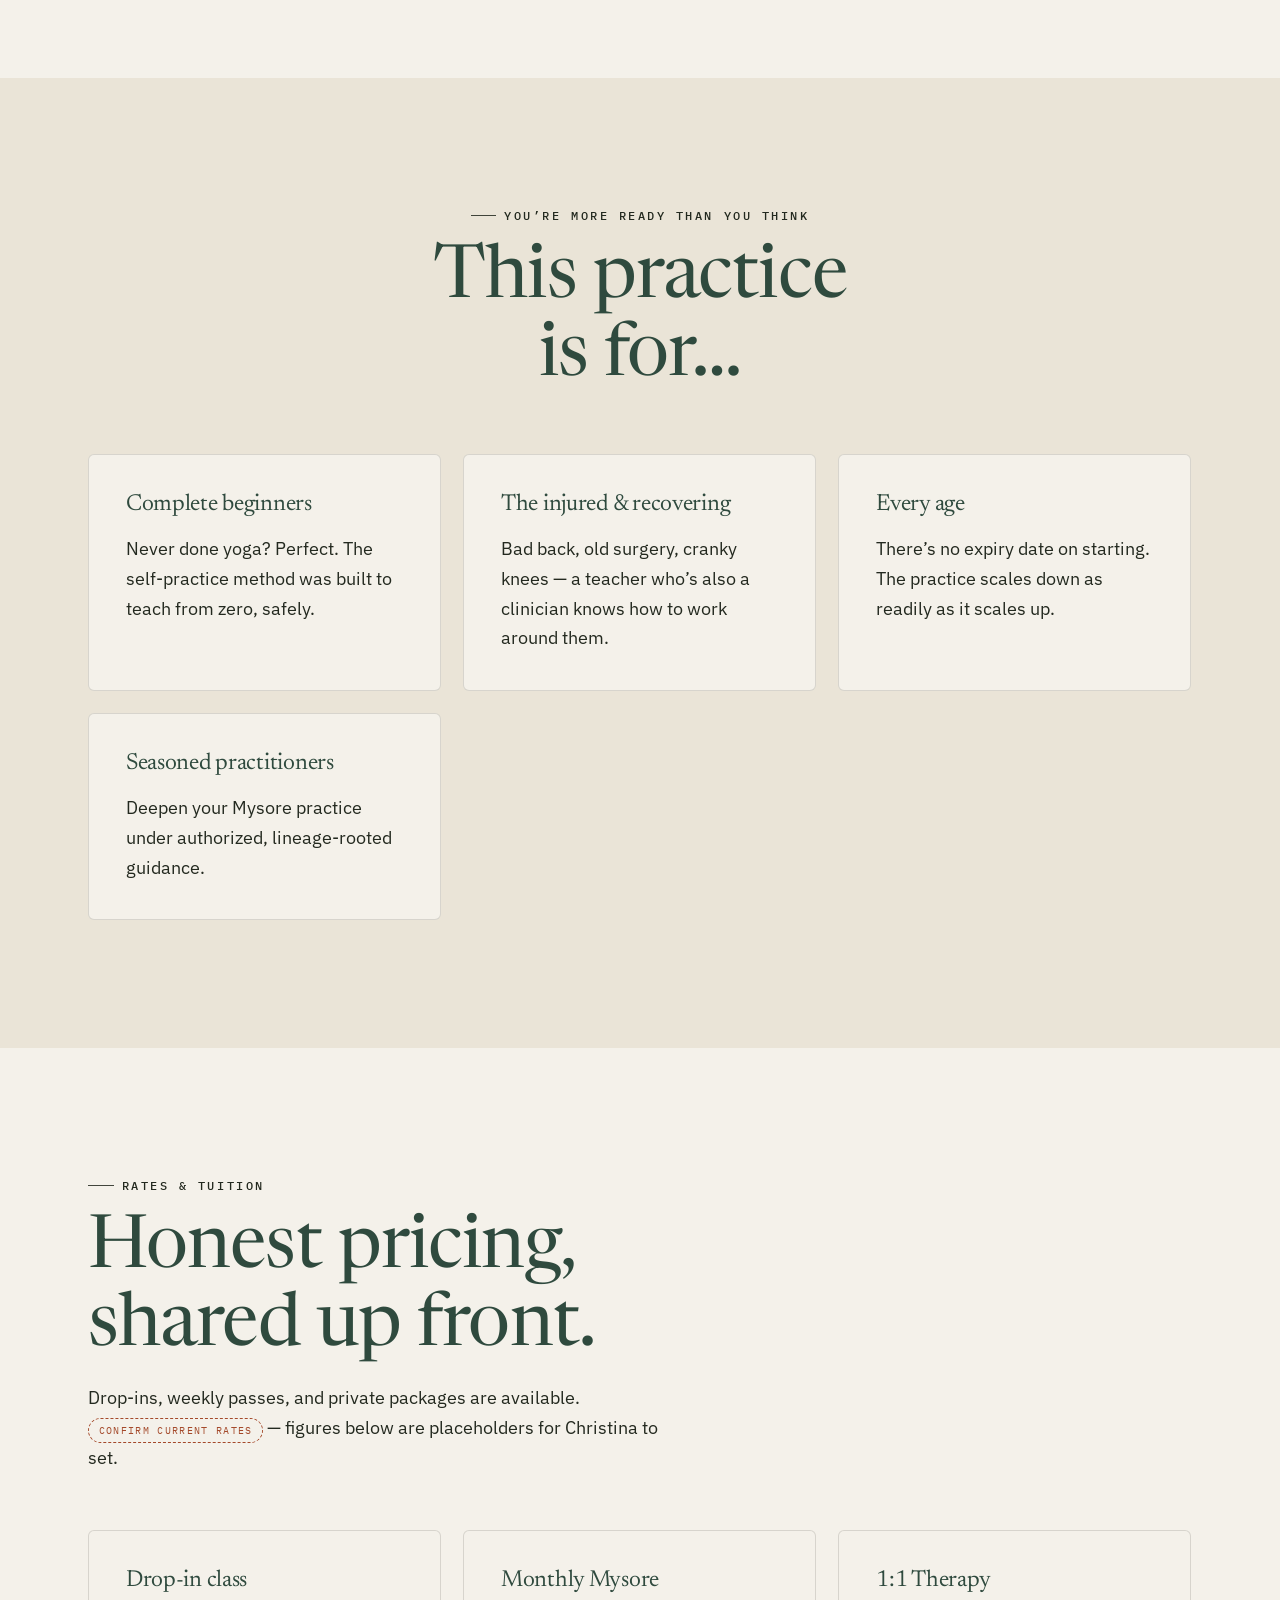
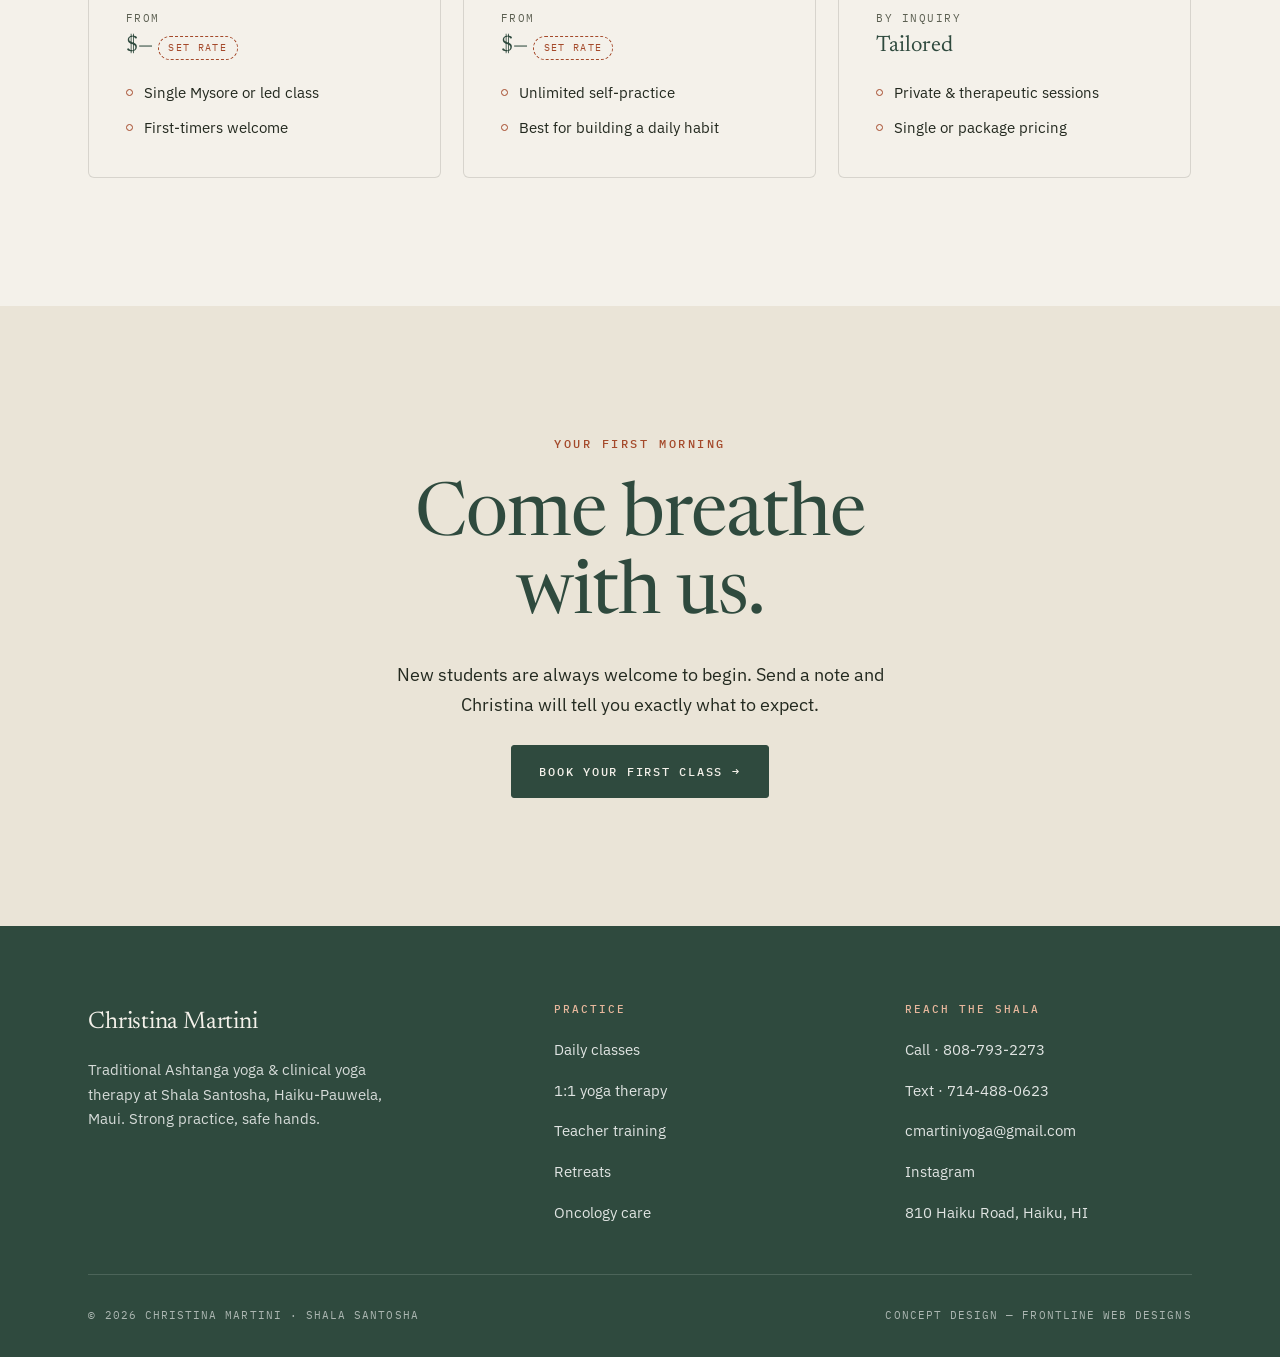
<file: practice.html>
<!DOCTYPE html>
<html lang="en">
<head>
  <meta charset="UTF-8" />
  <meta name="viewport" content="width=device-width, initial-scale=1" />
  <meta name="robots" content="noindex, nofollow" />
  <title>Classes &amp; Yoga Therapy · Mysore, Led Ashtanga &amp; Private Sessions — Maui</title>
  <meta name="description" content="Daily Mysore-style and led Ashtanga classes plus 1:1 clinical yoga therapy at Shala Santosha, Haiku, Maui. Beginners, injured, and unwell students welcome — taught at the pace your body can take." />
  <meta property="og:type" content="website" />
  <meta property="og:title" content="Classes &amp; Yoga Therapy — Shala Santosha, Maui" />
  <meta property="og:description" content="Mysore self-practice, led Ashtanga, and private therapy. A practice that meets your body where it is." />
  <meta property="og:image" content="images/og-image.jpg" />
  <link rel="icon" href="favicon.svg" type="image/svg+xml" />
  <meta name="theme-color" content="#2F4A3E" />
  <link rel="preconnect" href="https://fonts.googleapis.com" />
  <link rel="preconnect" href="https://fonts.gstatic.com" crossorigin />
  <link rel="preload" as="style" href="https://fonts.googleapis.com/css2?family=IBM+Plex+Mono:wght@400;500&family=IBM+Plex+Sans:wght@400;600&family=Newsreader:ital,opsz,wght@0,6..72,400;1,6..72,400&display=swap" />
  <link rel="stylesheet" href="https://fonts.googleapis.com/css2?family=IBM+Plex+Mono:wght@400;500&family=IBM+Plex+Sans:wght@400;600&family=Newsreader:ital,opsz,wght@0,6..72,400;1,6..72,400&display=swap" media="print" onload="this.media='all'" />
  <noscript><link rel="stylesheet" href="https://fonts.googleapis.com/css2?family=IBM+Plex+Mono:wght@400;500&family=IBM+Plex+Sans:wght@400;600&family=Newsreader:ital,opsz,wght@0,6..72,400;1,6..72,400&display=swap" /></noscript>
  <link rel="stylesheet" href="styles.css" />
</head>
<body>
  <a class="skip-link" href="#main">Skip to content</a>

  <header class="site-header">
    <div class="container nav">
      <a class="brand brand--logo" href="index.html" aria-label="Christina Martini Yoga — home">
        <img class="brand__mark" src="images/logo-breathe.png" alt="" width="42" height="42" />
        <span class="brand__text">
          <span class="brand__name">Christina&nbsp;Martini</span>
          <span class="brand__tag">Shala Santosha · Maui</span>
        </span>
      </a>
      <nav id="nav-menu" class="nav__menu" aria-label="Primary">
        <a class="nav__link" href="about.html">About</a>
        <a class="nav__link" href="practice.html" aria-current="page">Practice</a>
        <a class="nav__link" href="training.html">Training</a>
        <a class="nav__link" href="oncology.html">Oncology Care</a>
        <a class="nav__link" href="contact.html">Visit</a>
        <span class="nav__cta"><a class="btn" href="contact.html">Begin <span class="arrow" aria-hidden="true">&rarr;</span></a></span>
      </nav>
      <button class="nav__toggle" type="button" aria-label="Menu" aria-expanded="false" aria-controls="nav-menu">
        <span></span><span></span><span></span>
      </button>
    </div>
  </header>

  <main id="main">

    <!-- PAGE HEADER -->
    <section class="section" style="padding-bottom:0">
      <div class="container">
        <div class="head reveal" style="max-width:62ch">
          <p class="eyebrow">Practice · Classes &amp; Therapy</p>
          <h1 style="font-size:var(--step-4)">A daily practice,<br>taught at a human pace.</h1>
          <p class="lead">Six mornings a week the shala is open. You can join a guided room, learn your own self-practice, or work one-to-one — whichever keeps you safe and coming back.</p>
        </div>
      </div>
    </section>

    <!-- MYSORE VS LED -->
    <section class="section">
      <div class="container">
        <div class="head reveal">
          <p class="label">Two ways into the room</p>
          <h2>New here? Start with this.</h2>
          <p>Ashtanga has a vocabulary. Here&rsquo;s the only part you need before your first morning.</p>
        </div>
        <div class="cards reveal">
          <article class="card">
            <div class="card__top"><h3>Mysore self-practice</h3><span class="offering__no">A.M.</span></div>
            <p style="color:var(--ink)">You move through the sequence at your own breath while Christina circulates — adjusting, teaching the next posture only when you&rsquo;re ready for it. It looks advanced. It&rsquo;s actually the gentlest on-ramp there is, because nothing is rushed and nothing is performed.</p>
            <ul>
              <li>Learn one posture at a time</li>
              <li>Hands-on, individual attention in a group room</li>
              <li>Best for beginners and seasoned practitioners alike</li>
            </ul>
          </article>
          <article class="card">
            <div class="card__top"><h3>Led class</h3><span class="offering__no">WKLY</span></div>
            <p style="color:var(--ink)">The traditional counted class: Christina calls the breath and the group moves together. A steady, meditative rhythm — and the best way to learn the proper count once you know the postures.</p>
            <ul>
              <li>Guided, breath-by-breath</li>
              <li>Builds stamina and timing</li>
              <li>Modifications offered throughout</li>
            </ul>
          </article>
        </div>
      </div>
    </section>

    <!-- SCHEDULE -->
    <section class="section section--surface">
      <div class="container">
        <div class="head reveal">
          <p class="label">Weekly rhythm</p>
          <h2>The schedule</h2>
          <p>A typical week at the shala. <span class="tbc">Confirm exact days &amp; times</span> &mdash; placeholder pending Christina&rsquo;s current timetable.</p>
        </div>
        <div class="rows reveal" role="list">
          <div class="row" role="listitem">
            <span class="row__time">6:00&ndash;8:30a</span>
            <span class="row__name">Mysore Self-Practice</span>
            <span class="row__desc">Open room · arrive any time in the window</span>
            <span class="row__tag">Mon&ndash;Fri</span>
          </div>
          <div class="row" role="listitem">
            <span class="row__time">7:00&ndash;8:30a</span>
            <span class="row__name">Led Primary Series</span>
            <span class="row__desc">Counted class, all levels</span>
            <span class="row__tag">Sat</span>
          </div>
          <div class="row" role="listitem">
            <span class="row__time">By appt.</span>
            <span class="row__name">1:1 Yoga Therapy</span>
            <span class="row__desc">Private session, scheduled directly</span>
            <span class="row__tag">Daily</span>
          </div>
          <div class="row" role="listitem">
            <span class="row__time">Varies</span>
            <span class="row__name">Workshops &amp; Breathwork</span>
            <span class="row__desc">Announced on Instagram &amp; by email</span>
            <span class="row__tag">Monthly</span>
          </div>
        </div>
      </div>
    </section>

    <!-- 1:1 THERAPY -->
    <section class="section">
      <div class="container">
        <div class="split">
          <div class="split__body reveal">
            <p class="label">1:1 Yoga Therapy</p>
            <h2>When a group room isn&rsquo;t the right room.</h2>
            <p>Private sessions are built entirely around you — your history, your injuries, your goals. Christina draws on both the lineage and her clinical training to give you a practice that protects what needs protecting and rebuilds the rest.</p>
            <p>People come for recovery after surgery or injury, for chronic pain, for anxiety and sleep, for getting back to movement after a long time away, or simply to be taught carefully, without a crowd.</p>
            <a class="tlink" href="contact.html">Ask about private therapy <span class="arrow" aria-hidden="true">&rarr;</span></a>
          </div>
          <div class="split__media reveal" style="--d:120ms">
            <!-- PHOTO: quiet 1:1 moment — Christina guiding one student, hands supporting.
                 Wide 16:10 (~1200×750). Replace .frame with <img>. -->
            <div class="frame frame--wide">
              <img src="images/cm-assist.jpg" alt="Christina guiding a student one-to-one at the shala" width="1179" height="737" loading="lazy" />
            </div>
          </div>
        </div>
      </div>
    </section>

    <!-- WHO IT'S FOR (SAFE) -->
    <section class="section section--surface">
      <div class="container">
        <div class="head reveal center head--center">
          <p class="label">You&rsquo;re more ready than you think</p>
          <h2>This practice is for&hellip;</h2>
        </div>
        <div class="cards reveal">
          <article class="card"><h3 style="font-size:var(--step-1)">Complete beginners</h3><p style="color:var(--ink)">Never done yoga? Perfect. The self-practice method was built to teach from zero, safely.</p></article>
          <article class="card"><h3 style="font-size:var(--step-1)">The injured &amp; recovering</h3><p style="color:var(--ink)">Bad back, old surgery, cranky knees — a teacher who&rsquo;s also a clinician knows how to work around them.</p></article>
          <article class="card"><h3 style="font-size:var(--step-1)">Every age</h3><p style="color:var(--ink)">There&rsquo;s no expiry date on starting. The practice scales down as readily as it scales up.</p></article>
          <article class="card"><h3 style="font-size:var(--step-1)">Seasoned practitioners</h3><p style="color:var(--ink)">Deepen your Mysore practice under authorized, lineage-rooted guidance.</p></article>
        </div>
      </div>
    </section>

    <!-- RATES -->
    <section class="section">
      <div class="container">
        <div class="head reveal">
          <p class="label">Rates &amp; tuition</p>
          <h2>Honest pricing, shared up front.</h2>
          <p>Drop-ins, weekly passes, and private packages are available. <span class="tbc">Confirm current rates</span> &mdash; figures below are placeholders for Christina to set.</p>
        </div>
        <div class="cards reveal">
          <article class="card">
            <div class="card__top"><h3>Drop-in class</h3></div>
            <p class="price"><span class="by">From</span> $—&nbsp;<span class="tbc">set rate</span></p>
            <ul><li>Single Mysore or led class</li><li>First-timers welcome</li></ul>
          </article>
          <article class="card">
            <div class="card__top"><h3>Monthly Mysore</h3></div>
            <p class="price"><span class="by">From</span> $—&nbsp;<span class="tbc">set rate</span></p>
            <ul><li>Unlimited self-practice</li><li>Best for building a daily habit</li></ul>
          </article>
          <article class="card">
            <div class="card__top"><h3>1:1 Therapy</h3></div>
            <p class="price"><span class="by">By inquiry</span> Tailored</p>
            <ul><li>Private &amp; therapeutic sessions</li><li>Single or package pricing</li></ul>
          </article>
        </div>
      </div>
    </section>

    <!-- CTA -->
    <section class="section section--surface">
      <div class="container">
        <div class="cta reveal">
          <p class="label is-plain" style="justify-content:center">Your first morning</p>
          <h2>Come breathe with us.</h2>
          <p>New students are always welcome to begin. Send a note and Christina will tell you exactly what to expect.</p>
          <a class="btn" href="contact.html">Book your first class <span class="arrow" aria-hidden="true">&rarr;</span></a>
        </div>
      </div>
    </section>

  </main>

  <footer class="site-footer">
    <div class="container">
      <div class="footer-grid">
        <div class="footer__brand">
          <span class="brand__name" style="font-size:1.5rem">Christina Martini</span>
          <p>Traditional Ashtanga yoga &amp; clinical yoga therapy at Shala Santosha, Haiku-Pauwela, Maui. Strong practice, safe hands.</p>
        </div>
        <div class="footer__col">
          <h4>Practice</h4>
          <ul>
            <li><a href="practice.html">Daily classes</a></li>
            <li><a href="practice.html">1:1 yoga therapy</a></li>
            <li><a href="training.html">Teacher training</a></li>
            <li><a href="training.html">Retreats</a></li>
            <li><a href="oncology.html">Oncology care</a></li>
          </ul>
        </div>
        <div class="footer__col">
          <h4>Reach the shala</h4>
          <ul>
            <li><a href="tel:+18087932273">Call · 808-793-2273</a></li>
            <li><a href="sms:+17144880623">Text · 714-488-0623</a></li>
            <li><a href="mailto:cmartiniyoga@gmail.com">cmartiniyoga@gmail.com</a></li>
            <li><a href="https://instagram.com/shalasantoshayogamaui" rel="noopener">Instagram</a></li>
            <li><a href="contact.html">810 Haiku Road, Haiku, HI</a></li>
          </ul>
        </div>
      </div>
      <div class="footer-bottom">
        <span>&copy; <span id="year">2026</span> Christina Martini · Shala Santosha</span>
        <span>Concept design — Frontline Web Designs</span>
      </div>
    </div>
  </footer>

  <script src="main.js" defer></script>
</body>
</html>
</file>
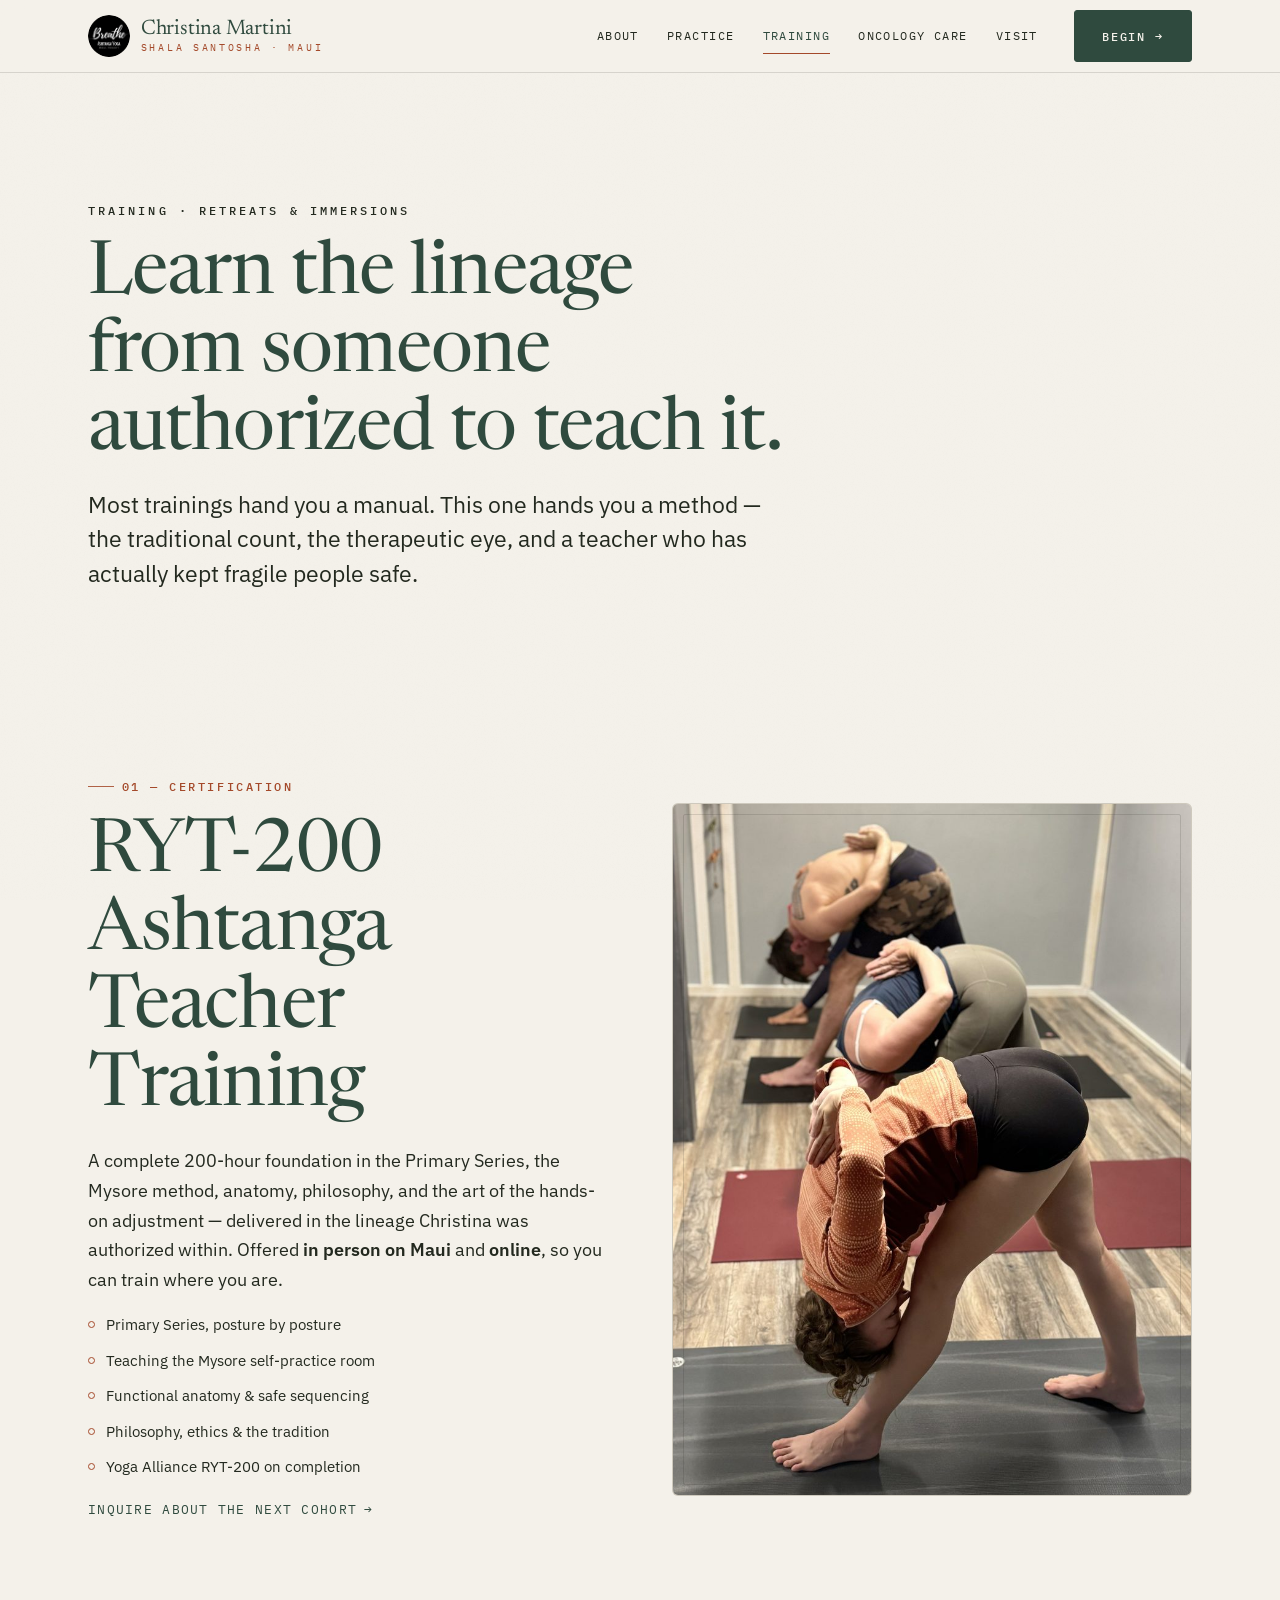
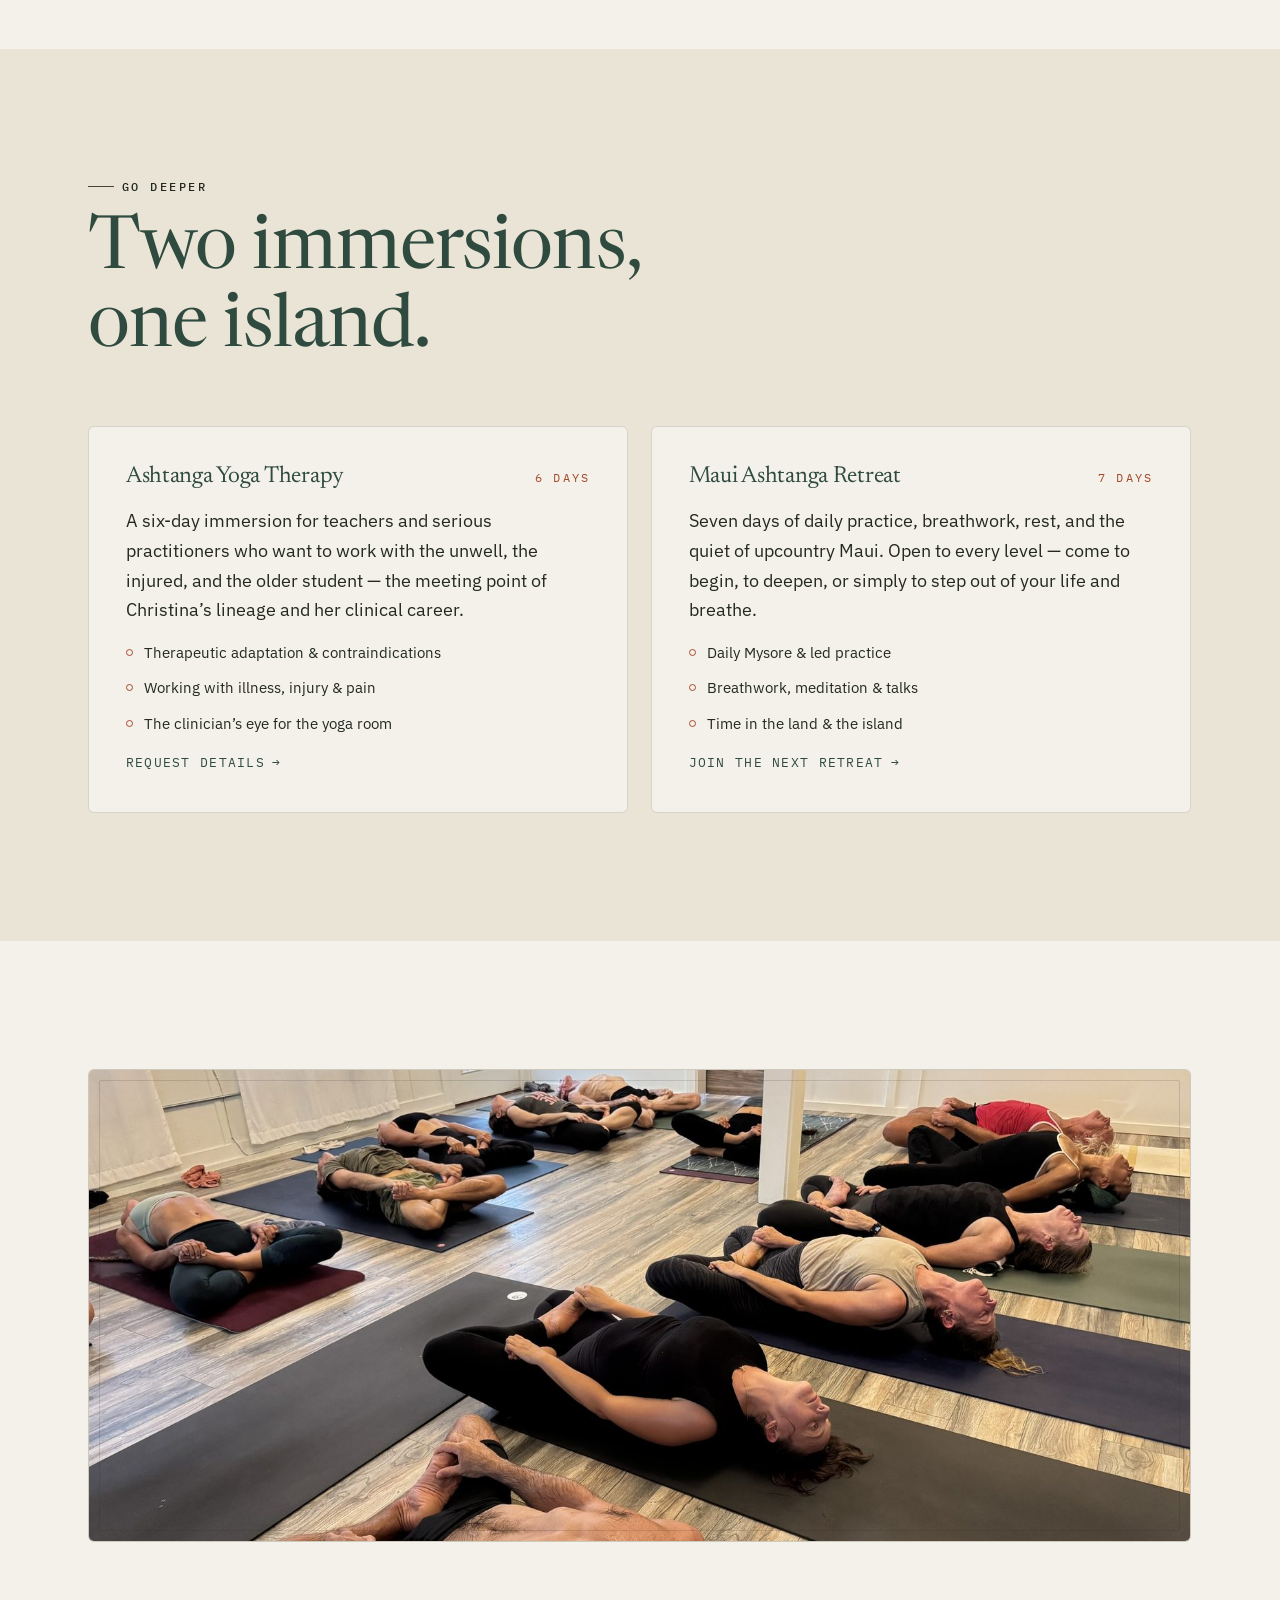
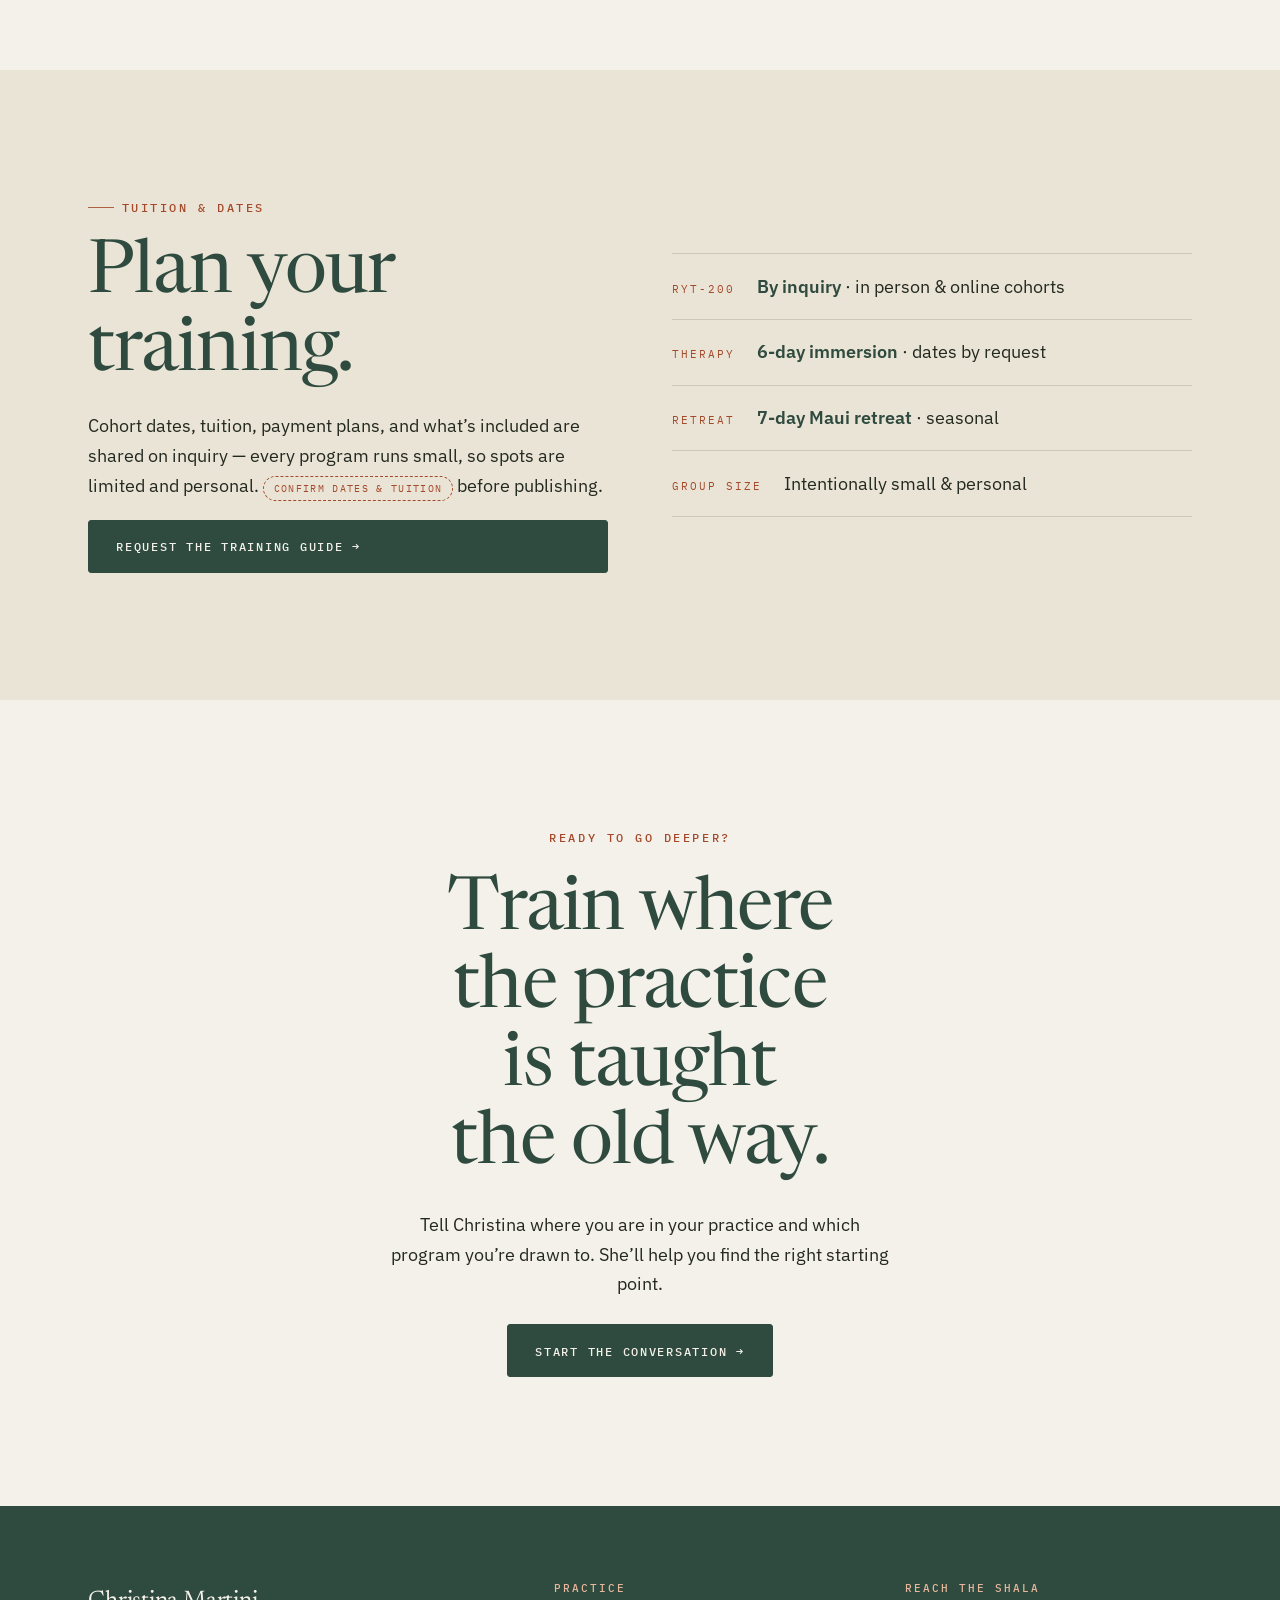
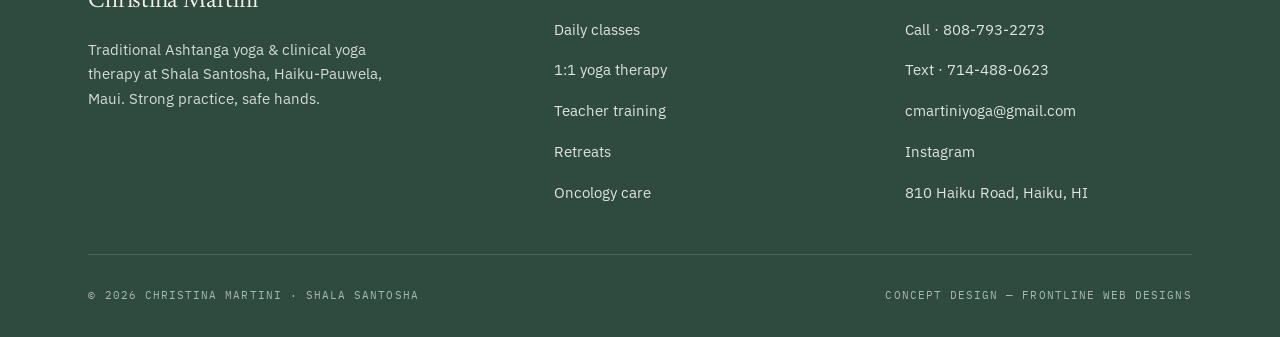
<file: training.html>
<!DOCTYPE html>
<html lang="en">
<head>
  <meta charset="UTF-8" />
  <meta name="viewport" content="width=device-width, initial-scale=1" />
  <meta name="robots" content="noindex, nofollow" />
  <title>Teacher Training &amp; Retreats · RYT-200 Ashtanga &amp; Yoga Therapy — Maui</title>
  <meta name="description" content="RYT-200 Ashtanga teacher training in person on Maui and online, a six-day Ashtanga Yoga Therapy immersion, and the seven-day Maui Ashtanga retreat — taught by senior authorized lineage teacher and clinical nurse Christina Martini." />
  <meta property="og:type" content="website" />
  <meta property="og:title" content="Teacher Training &amp; Retreats — Christina Martini, Maui" />
  <meta property="og:description" content="Train in the lineage with a teacher authorized to certify — and grounded in real clinical care." />
  <meta property="og:image" content="images/og-image.jpg" />
  <link rel="icon" href="favicon.svg" type="image/svg+xml" />
  <meta name="theme-color" content="#2F4A3E" />
  <link rel="preconnect" href="https://fonts.googleapis.com" />
  <link rel="preconnect" href="https://fonts.gstatic.com" crossorigin />
  <link rel="preload" as="style" href="https://fonts.googleapis.com/css2?family=IBM+Plex+Mono:wght@400;500&family=IBM+Plex+Sans:wght@400;600&family=Newsreader:ital,opsz,wght@0,6..72,400;1,6..72,400&display=swap" />
  <link rel="stylesheet" href="https://fonts.googleapis.com/css2?family=IBM+Plex+Mono:wght@400;500&family=IBM+Plex+Sans:wght@400;600&family=Newsreader:ital,opsz,wght@0,6..72,400;1,6..72,400&display=swap" media="print" onload="this.media='all'" />
  <noscript><link rel="stylesheet" href="https://fonts.googleapis.com/css2?family=IBM+Plex+Mono:wght@400;500&family=IBM+Plex+Sans:wght@400;600&family=Newsreader:ital,opsz,wght@0,6..72,400;1,6..72,400&display=swap" /></noscript>
  <link rel="stylesheet" href="styles.css" />
</head>
<body>
  <a class="skip-link" href="#main">Skip to content</a>

  <header class="site-header">
    <div class="container nav">
      <a class="brand brand--logo" href="index.html" aria-label="Christina Martini Yoga — home">
        <img class="brand__mark" src="images/logo-breathe.png" alt="" width="42" height="42" />
        <span class="brand__text">
          <span class="brand__name">Christina&nbsp;Martini</span>
          <span class="brand__tag">Shala Santosha · Maui</span>
        </span>
      </a>
      <nav id="nav-menu" class="nav__menu" aria-label="Primary">
        <a class="nav__link" href="about.html">About</a>
        <a class="nav__link" href="practice.html">Practice</a>
        <a class="nav__link" href="training.html" aria-current="page">Training</a>
        <a class="nav__link" href="oncology.html">Oncology Care</a>
        <a class="nav__link" href="contact.html">Visit</a>
        <span class="nav__cta"><a class="btn" href="contact.html">Begin <span class="arrow" aria-hidden="true">&rarr;</span></a></span>
      </nav>
      <button class="nav__toggle" type="button" aria-label="Menu" aria-expanded="false" aria-controls="nav-menu">
        <span></span><span></span><span></span>
      </button>
    </div>
  </header>

  <main id="main">

    <!-- PAGE HEADER -->
    <section class="section" style="padding-bottom:0">
      <div class="container">
        <div class="head reveal" style="max-width:64ch">
          <p class="eyebrow">Training · Retreats &amp; Immersions</p>
          <h1 style="font-size:var(--step-4)">Learn the lineage<br>from someone authorized to teach it.</h1>
          <p class="lead">Most trainings hand you a manual. This one hands you a method — the traditional count, the therapeutic eye, and a teacher who has actually kept fragile people safe.</p>
        </div>
      </div>
    </section>

    <!-- RYT-200 -->
    <section class="section">
      <div class="container">
        <div class="split">
          <div class="split__body reveal">
            <p class="label">01 — Certification</p>
            <h2>RYT-200 Ashtanga Teacher Training</h2>
            <p>A complete 200-hour foundation in the Primary Series, the Mysore method, anatomy, philosophy, and the art of the hands-on adjustment — delivered in the lineage Christina was authorized within. Offered <strong>in person on Maui</strong> and <strong>online</strong>, so you can train where you are.</p>
            <ul class="card" style="background:transparent;border:none;padding:0;gap:0.7rem">
              <li>Primary Series, posture by posture</li>
              <li>Teaching the Mysore self-practice room</li>
              <li>Functional anatomy &amp; safe sequencing</li>
              <li>Philosophy, ethics &amp; the tradition</li>
              <li>Yoga Alliance RYT-200 on completion</li>
            </ul>
            <a class="tlink" href="contact.html">Inquire about the next cohort <span class="arrow" aria-hidden="true">&rarr;</span></a>
          </div>
          <div class="split__media reveal" style="--d:120ms">
            <!-- PHOTO: training group in the shala, Christina demonstrating — vertical 3:4 (~900×1200).
                 Replace .frame with <img>. -->
            <div class="frame frame--tall">
              <img src="images/sh-2.jpg" alt="A student deep in practice during training at the shala" width="900" height="1125" loading="lazy" />
            </div>
          </div>
        </div>
      </div>
    </section>

    <!-- THERAPY IMMERSION + RETREAT -->
    <section class="section section--surface">
      <div class="container">
        <div class="head reveal">
          <p class="label">Go deeper</p>
          <h2>Two immersions, one island.</h2>
        </div>
        <div class="cards reveal">
          <article class="card">
            <div class="card__top"><h3>Ashtanga Yoga Therapy</h3><span class="offering__no">6 DAYS</span></div>
            <p style="color:var(--ink)">A six-day immersion for teachers and serious practitioners who want to work with the unwell, the injured, and the older student — the meeting point of Christina&rsquo;s lineage and her clinical career.</p>
            <ul>
              <li>Therapeutic adaptation &amp; contraindications</li>
              <li>Working with illness, injury &amp; pain</li>
              <li>The clinician&rsquo;s eye for the yoga room</li>
            </ul>
            <a class="tlink" href="contact.html">Request details <span class="arrow" aria-hidden="true">&rarr;</span></a>
          </article>
          <article class="card">
            <div class="card__top"><h3>Maui Ashtanga Retreat</h3><span class="offering__no">7 DAYS</span></div>
            <p style="color:var(--ink)">Seven days of daily practice, breathwork, rest, and the quiet of upcountry Maui. Open to every level — come to begin, to deepen, or simply to step out of your life and breathe.</p>
            <ul>
              <li>Daily Mysore &amp; led practice</li>
              <li>Breathwork, meditation &amp; talks</li>
              <li>Time in the land &amp; the island</li>
            </ul>
            <a class="tlink" href="contact.html">Join the next retreat <span class="arrow" aria-hidden="true">&rarr;</span></a>
          </article>
        </div>
      </div>
    </section>

    <!-- LANDSCAPE / PLACE -->
    <section class="section">
      <div class="container">
        <!-- PHOTO: wide Maui landscape near Haiku — coastline or upcountry green, 21:9 banner
             (~1600×690). Calm, expansive. Replace .frame with <img>. -->
        <div class="frame reveal" style="aspect-ratio:21/9">
          <img src="images/shala-wide.jpg" alt="A led Ashtanga class at Shala Santosha in Haiku, Maui" width="1600" height="696" loading="lazy" />
        </div>
      </div>
    </section>

    <!-- TUITION -->
    <section class="section section--surface">
      <div class="container">
        <div class="split">
          <div class="split__body reveal">
            <p class="label">Tuition &amp; dates</p>
            <h2>Plan your training.</h2>
            <p>Cohort dates, tuition, payment plans, and what&rsquo;s included are shared on inquiry — every program runs small, so spots are limited and personal. <span class="tbc">Confirm dates &amp; tuition</span> before publishing.</p>
            <a class="btn" href="contact.html">Request the training guide <span class="arrow" aria-hidden="true">&rarr;</span></a>
          </div>
          <div class="split__body reveal" style="--d:120ms">
            <div class="creds">
              <div class="cred"><span class="cred__k">RYT-200</span><span class="cred__v"><strong>By inquiry</strong> · in person &amp; online cohorts</span></div>
              <div class="cred"><span class="cred__k">Therapy</span><span class="cred__v"><strong>6-day immersion</strong> · dates by request</span></div>
              <div class="cred"><span class="cred__k">Retreat</span><span class="cred__v"><strong>7-day Maui retreat</strong> · seasonal</span></div>
              <div class="cred"><span class="cred__k">Group size</span><span class="cred__v">Intentionally small &amp; personal</span></div>
            </div>
          </div>
        </div>
      </div>
    </section>

    <!-- CTA -->
    <section class="section">
      <div class="container">
        <div class="cta reveal">
          <p class="label is-plain" style="justify-content:center">Ready to go deeper?</p>
          <h2>Train where the practice is taught the old way.</h2>
          <p>Tell Christina where you are in your practice and which program you&rsquo;re drawn to. She&rsquo;ll help you find the right starting point.</p>
          <a class="btn" href="contact.html">Start the conversation <span class="arrow" aria-hidden="true">&rarr;</span></a>
        </div>
      </div>
    </section>

  </main>

  <footer class="site-footer">
    <div class="container">
      <div class="footer-grid">
        <div class="footer__brand">
          <span class="brand__name" style="font-size:1.5rem">Christina Martini</span>
          <p>Traditional Ashtanga yoga &amp; clinical yoga therapy at Shala Santosha, Haiku-Pauwela, Maui. Strong practice, safe hands.</p>
        </div>
        <div class="footer__col">
          <h4>Practice</h4>
          <ul>
            <li><a href="practice.html">Daily classes</a></li>
            <li><a href="practice.html">1:1 yoga therapy</a></li>
            <li><a href="training.html">Teacher training</a></li>
            <li><a href="training.html">Retreats</a></li>
            <li><a href="oncology.html">Oncology care</a></li>
          </ul>
        </div>
        <div class="footer__col">
          <h4>Reach the shala</h4>
          <ul>
            <li><a href="tel:+18087932273">Call · 808-793-2273</a></li>
            <li><a href="sms:+17144880623">Text · 714-488-0623</a></li>
            <li><a href="mailto:cmartiniyoga@gmail.com">cmartiniyoga@gmail.com</a></li>
            <li><a href="https://instagram.com/shalasantoshayogamaui" rel="noopener">Instagram</a></li>
            <li><a href="contact.html">810 Haiku Road, Haiku, HI</a></li>
          </ul>
        </div>
      </div>
      <div class="footer-bottom">
        <span>&copy; <span id="year">2026</span> Christina Martini · Shala Santosha</span>
        <span>Concept design — Frontline Web Designs</span>
      </div>
    </div>
  </footer>

  <script src="main.js" defer></script>
</body>
</html>
</file>
<file: styles.css>
/* ============================================================
   Christina Martini Yoga — Shala Santosha, Haiku-Pauwela, Maui
   Editorial-therapeutic system. One word: SAFE.
   Type:  Newsreader (display serif) x IBM Plex Sans (body)
          + IBM Plex Mono (clinical chart labels)
   Motif: "the breath line" — a clinical baseline that rises
          into one calm arc (an exhale / the Maui horizon).
   ============================================================ */

:root {
  /* --- color tokens (max 5 roles, all text >= 4.5:1 on bg) --- */
  --bg:       #F4F1EA;   /* warm bone — clean clinic paper + Maui sand */
  --surface:  #EAE4D7;   /* deeper sand — section banding / cards     */
  --ink:      #23291F;   /* eucalyptus near-black — body text (~13:1) */
  --primary:  #2F4A3E;   /* deep eucalyptus — buttons, motif (~7.5:1) */
  --accent:   #A4492A;   /* terracotta clay — breath/warmth (~5.7:1)  */

  /* derived tints (decorative only, never load-bearing for text) */
  --primary-soft: #2f4a3e1a;
  --accent-soft:  #a4492a14;
  --ink-soft:     #5c6052;  /* solid muted green-grey — AA on bg (5.8:1) & surface (5.2:1) */
  --hairline:     #23291f24;
  --bg-tint:      #efeadd;

  /* --- type --- */
  --serif: "Newsreader", Georgia, "Times New Roman", serif;
  --sans:  "IBM Plex Sans", system-ui, sans-serif;
  --mono:  "IBM Plex Mono", ui-monospace, "SFMono-Regular", monospace;

  /* fluid scale */
  --step--1: clamp(0.83rem, 0.80rem + 0.15vw, 0.92rem);
  --step-0:  clamp(1rem, 0.96rem + 0.2vw, 1.125rem);
  --step-1:  clamp(1.2rem, 1.1rem + 0.5vw, 1.45rem);
  --step-2:  clamp(1.5rem, 1.3rem + 1vw, 2.1rem);
  --step-3:  clamp(2rem, 1.6rem + 2vw, 3rem);
  --step-4:  clamp(2.6rem, 1.9rem + 3.4vw, 4.6rem);
  --step-5:  clamp(3.2rem, 2.1rem + 5vw, 6rem);

  /* spacing / structure */
  --container: 1180px;
  --gutter: clamp(1.25rem, 0.8rem + 2vw, 2.5rem);
  --section-y: clamp(4.5rem, 3rem + 7vw, 8rem);
  --radius: 3px;
  --radius-lg: 6px;
  --shadow-soft: 0 1px 2px #23291f0d, 0 14px 40px -22px #23291f3d;
  --shadow-lift: 0 2px 6px #23291f12, 0 26px 60px -30px #23291f4a;
  --ring: 0 0 0 2px var(--bg), 0 0 0 4.5px var(--accent);

  /* z-scale */
  --z-nav: 50;
  --z-overlay: 40;
}

/* ---------------------------------------------------------- reset */
*, *::before, *::after { box-sizing: border-box; }
* { margin: 0; }
html { -webkit-text-size-adjust: 100%; scroll-behavior: smooth; }
@media (prefers-reduced-motion: reduce) { html { scroll-behavior: auto; } }

body {
  font-family: var(--sans);
  font-size: var(--step-0);
  line-height: 1.65;
  color: var(--ink);
  background: var(--bg);
  -webkit-font-smoothing: antialiased;
  text-rendering: optimizeLegibility;
  overflow-x: hidden;
}

/* faint grain so backgrounds have atmosphere, not flat fill */
body::before {
  content: "";
  position: fixed;
  inset: 0;
  z-index: -1;
  pointer-events: none;
  opacity: 0.5;
  background-image: url("data:image/svg+xml,%3Csvg xmlns='http://www.w3.org/2000/svg' width='160' height='160'%3E%3Cfilter id='n'%3E%3CfeTurbulence type='fractalNoise' baseFrequency='0.9' numOctaves='2' stitchTiles='stitch'/%3E%3C/filter%3E%3Crect width='100%25' height='100%25' filter='url(%23n)' opacity='0.035'/%3E%3C/svg%3E");
}

img { max-width: 100%; height: auto; display: block; }
a { color: inherit; text-decoration: none; }
ul { list-style: none; padding: 0; }

/* ---------------------------------------------------------- type */
h1, h2, h3, h4 {
  font-family: var(--serif);
  font-weight: 400;
  line-height: 1.06;
  letter-spacing: -0.012em;
  color: var(--primary);
  font-optical-sizing: auto;
  text-wrap: balance;
}
h1 { font-size: var(--step-5); }
h2 { font-size: var(--step-4); }
h3 { font-size: var(--step-2); line-height: 1.15; }
h4 { font-size: var(--step-1); line-height: 1.2; }
p  { max-width: 64ch; }
strong { font-weight: 600; }
em { font-style: italic; }

.serif-italic { font-family: var(--serif); font-style: italic; font-weight: 400; }

/* mono "clinical chart" label — the recurring textual motif */
.label {
  font-family: var(--mono);
  font-size: 0.72rem;
  letter-spacing: 0.22em;
  text-transform: uppercase;
  color: var(--accent);
  font-weight: 500;
  display: inline-flex;
  align-items: center;
  gap: 0.7em;
}
.label::before {
  content: "";
  width: 1.6rem;
  height: 1px;
  background: currentColor;
  opacity: 0.85;
}
.label.is-plain::before { display: none; }

.eyebrow {
  font-family: var(--mono);
  font-size: 0.74rem;
  letter-spacing: 0.26em;
  text-transform: uppercase;
  color: var(--accent);
  font-weight: 500;
}

.lead {
  font-size: var(--step-1);
  line-height: 1.5;
  color: var(--ink);
  font-weight: 400;
  max-width: 56ch;
}

/* ---------------------------------------------------------- layout */
.container {
  width: 100%;
  max-width: var(--container);
  margin-inline: auto;
  padding-inline: var(--gutter);
}
.section { padding-block: var(--section-y); position: relative; }
[id] { scroll-margin-top: 90px; } /* clear the sticky header on anchor jumps */
.section--surface { background: var(--surface); }
.section--ink { background: var(--primary); color: var(--bg); }
.section--ink h2, .section--ink h3 { color: var(--bg); }
.section--ink .eyebrow, .section--ink .label { color: #e7b79c; }

.stack > * + * { margin-top: 1.1rem; }
.center { text-align: center; margin-inline: auto; }
.measure { max-width: 60ch; }

/* the breath line — drawn inline as <svg class="breath">; flat baseline + one arc */
.breath { display: block; width: 100%; height: auto; color: var(--primary); }
.breath path { fill: none; stroke: currentColor; stroke-width: 1.4; }
.breath--accent { color: var(--accent); }
.breath--bone { color: var(--bg); }
.breath-divider { margin-block: clamp(2.5rem, 5vw, 4rem); opacity: 0.85; }

/* ---------------------------------------------------------- buttons */
.btn {
  --_bg: var(--primary);
  --_fg: var(--bg);
  font-family: var(--mono);
  font-size: 0.78rem;
  letter-spacing: 0.14em;
  text-transform: uppercase;
  font-weight: 500;
  display: inline-flex;
  align-items: center;
  gap: 0.7em;
  padding: 0.95rem 1.7rem;
  min-height: 48px;
  background: var(--_bg);
  color: var(--_fg);
  border: 1px solid var(--_bg);
  border-radius: var(--radius);
  cursor: pointer;
  transition: background-color .22s ease, color .22s ease, border-color .22s ease, transform .22s ease;
}
.btn .arrow { transition: transform .22s ease; }
.btn:hover { --_bg: var(--accent); border-color: var(--accent); }
.btn:hover .arrow { transform: translateX(4px); }
.btn--ghost {
  --_bg: transparent;
  --_fg: var(--primary);
  border-color: var(--hairline);
}
.btn--ghost:hover { --_bg: transparent; --_fg: var(--accent); border-color: var(--accent); }
.btn--bone { --_bg: var(--bg); --_fg: var(--primary); border-color: var(--bg); }
.btn--bone:hover { --_bg: var(--accent); --_fg: var(--bg); border-color: var(--accent); }

/* quiet text link with breath underline */
.tlink {
  font-family: var(--mono);
  font-size: 0.8rem;
  letter-spacing: 0.1em;
  text-transform: uppercase;
  color: var(--primary);
  display: inline-flex;
  align-items: center;
  gap: 0.55em;
  padding-bottom: 2px;
  background-image: linear-gradient(var(--accent), var(--accent));
  background-size: 0% 1.5px;
  background-position: 0 100%;
  background-repeat: no-repeat;
  transition: background-size .3s ease, color .22s ease;
}
.tlink:hover { color: var(--accent); background-size: 100% 1.5px; }
.tlink .arrow { transition: transform .22s ease; }
.tlink:hover .arrow { transform: translateX(3px); }

/* ---------------------------------------------------------- focus */
:focus-visible {
  outline: none;
  box-shadow: var(--ring);
  border-radius: var(--radius);
}
.skip-link {
  position: absolute;
  left: 1rem; top: -4rem;
  z-index: 100;
  background: var(--primary);
  color: var(--bg);
  font-family: var(--mono);
  font-size: 0.8rem;
  padding: 0.7rem 1.1rem;
  border-radius: var(--radius);
  transition: top .2s ease;
}
.skip-link:focus { top: 1rem; }

/* ---------------------------------------------------------- header / nav */
.site-header {
  position: sticky;
  top: 0;
  z-index: var(--z-nav);
  background: color-mix(in srgb, var(--bg) 88%, transparent);
  backdrop-filter: blur(10px);
  -webkit-backdrop-filter: blur(10px);
  border-bottom: 1px solid var(--hairline);
}
.nav {
  display: flex;
  align-items: center;
  justify-content: space-between;
  gap: 1.5rem;
  min-height: 72px;
}
.brand {
  display: inline-flex;
  flex-direction: column;
  line-height: 1;
  gap: 3px;
}
.brand__name {
  font-family: var(--serif);
  font-size: 1.32rem;
  color: var(--primary);
  letter-spacing: -0.01em;
}
.brand__tag {
  font-family: var(--mono);
  font-size: 0.6rem;
  letter-spacing: 0.28em;
  text-transform: uppercase;
  color: var(--accent);
}
.nav__menu {
  display: flex;
  align-items: center;
  gap: clamp(1rem, 2.2vw, 2rem);
}
.nav__link {
  font-family: var(--mono);
  font-size: 0.74rem;
  letter-spacing: 0.12em;
  text-transform: uppercase;
  color: var(--ink);
  padding: 0.4rem 0;
  position: relative;
  transition: color .2s ease;
}
.nav__link::after {
  content: "";
  position: absolute;
  left: 0; bottom: -2px;
  width: 100%; height: 1.5px;
  background: var(--accent);
  transform: scaleX(0);
  transform-origin: left;
  transition: transform .25s ease;
}
.nav__link:hover { color: var(--primary); }
.nav__link:hover::after,
.nav__link[aria-current="page"]::after,
.nav__link[aria-current="true"]::after { transform: scaleX(1); }
.nav__link[aria-current="page"],
.nav__link[aria-current="true"] { color: var(--primary); }
.nav__cta { margin-left: 0.5rem; }

.nav__toggle {
  display: none;
  width: 48px; height: 48px;
  background: none;
  border: 1px solid var(--hairline);
  border-radius: var(--radius);
  cursor: pointer;
  align-items: center;
  justify-content: center;
  flex-direction: column;
  gap: 5px;
}
.nav__toggle span {
  display: block;
  width: 22px; height: 1.6px;
  background: var(--primary);
  transition: transform .26s ease, opacity .2s ease;
}

/* ---------------------------------------------------------- hero */
.hero {
  position: relative;
  padding-block: clamp(3rem, 2rem + 6vw, 6.5rem) var(--section-y);
}
.hero__grid {
  display: grid;
  grid-template-columns: 1.05fr 0.95fr;
  gap: clamp(2rem, 5vw, 5rem);
  align-items: center;
}
.hero__claim {
  font-size: var(--step-5);
  line-height: 0.98;
  margin-top: 1.4rem;
}
.hero__claim .soft { color: var(--accent); font-style: italic; }
.hero__deck {
  font-size: var(--step-1);
  line-height: 1.5;
  color: var(--ink);
  max-width: 40ch;
  margin-top: 1.6rem;
}
.hero__actions {
  display: flex;
  flex-wrap: wrap;
  gap: 0.9rem;
  margin-top: 2.2rem;
  align-items: center;
}
.hero__meta {
  display: flex;
  flex-wrap: wrap;
  gap: 1.4rem 2.2rem;
  margin-top: 2.8rem;
  padding-top: 1.6rem;
  border-top: 1px solid var(--hairline);
}
.hero__meta div { display: flex; flex-direction: column; gap: 2px; }
.hero__meta dt {
  font-family: var(--serif);
  font-size: 1.6rem;
  color: var(--primary);
}
.hero__meta dd {
  font-family: var(--mono);
  font-size: 0.66rem;
  letter-spacing: 0.16em;
  text-transform: uppercase;
  color: var(--ink-soft);
}
.hero__media { position: relative; }
.hero__arc {
  position: absolute;
  left: -6%;
  bottom: -7%;
  width: 70%;
  z-index: 2;
  color: var(--accent);
  pointer-events: none;
}

/* ---------------------------------------------------------- photo frames */
.frame {
  position: relative;
  background: var(--surface);
  border: 1px solid var(--hairline);
  border-radius: var(--radius-lg);
  overflow: hidden;
  display: grid;
  place-items: center;
  color: var(--ink-soft);
  isolation: isolate;
}
.frame::after { /* faint inner keyline for a "art-directed plate" feel */
  content: "";
  position: absolute;
  inset: 10px;
  border: 1px solid var(--hairline);
  border-radius: 2px;
  pointer-events: none;
}
.frame img { width: 100%; height: 100%; object-fit: cover; }
.frame__note {
  text-align: center;
  padding: 1.5rem;
  display: grid;
  gap: 0.55rem;
  z-index: 1;
}
.frame__note .ic { color: var(--primary); opacity: 0.55; }
.frame__note .ttl {
  font-family: var(--mono);
  font-size: 0.7rem;
  letter-spacing: 0.2em;
  text-transform: uppercase;
  color: var(--primary);
}
.frame__note .sub {
  font-size: 0.82rem;
  color: var(--ink-soft);
  max-width: 26ch;
  margin-inline: auto;
}
.frame--portrait { aspect-ratio: 4 / 5; }
.frame--wide { aspect-ratio: 16 / 10; }
.frame--square { aspect-ratio: 1 / 1; }
.frame--tall { aspect-ratio: 3 / 4; }

/* ---------------------------------------------------------- section heading block */
.head {
  display: grid;
  gap: 1rem;
  max-width: 54ch;
  margin-bottom: clamp(2.4rem, 5vw, 3.6rem);
}
.head--center { margin-inline: auto; text-align: center; justify-items: center; }
.head p { color: var(--ink); }

/* ---------------------------------------------------------- offerings grid */
.offerings {
  display: grid;
  grid-template-columns: repeat(auto-fit, minmax(310px, 1fr));
  gap: 1px;
  background: var(--hairline);
  border: 1px solid var(--hairline);
  border-radius: var(--radius-lg);
  overflow: hidden;
}
.offering {
  background: var(--bg);
  padding: clamp(1.7rem, 3vw, 2.4rem);
  display: flex;
  flex-direction: column;
  gap: 0.9rem;
  min-height: 280px;
  transition: background-color .25s ease;
}
.section--surface .offering { background: var(--surface); }
.offering:hover { background: var(--bg-tint); }
.offering__no {
  font-family: var(--mono);
  font-size: 0.72rem;
  letter-spacing: 0.2em;
  color: var(--accent);
}
.offering h3 { font-size: var(--step-1); color: var(--primary); }
.offering p { font-size: var(--step--1); color: var(--ink); flex-grow: 1; }
.offering .tlink { margin-top: 0.3rem; }

/* ---------------------------------------------------------- two-column feature */
.split {
  display: grid;
  grid-template-columns: 1fr 1fr;
  gap: clamp(2rem, 5vw, 4.5rem);
  align-items: center;
}
.split--reverse .split__media { order: -1; }
.split__body { display: grid; gap: 1.2rem; align-content: center; }

/* credential list — chart rows */
.creds { display: grid; gap: 0; border-top: 1px solid var(--hairline); }
.cred {
  display: grid;
  grid-template-columns: auto 1fr;
  gap: 1.4rem;
  align-items: baseline;
  padding: 1.1rem 0;
  border-bottom: 1px solid var(--hairline);
}
.cred__k {
  font-family: var(--mono);
  font-size: 0.68rem;
  letter-spacing: 0.18em;
  text-transform: uppercase;
  color: var(--accent);
  white-space: nowrap;
  padding-top: 0.35rem;
}
.cred__v { color: var(--ink); }
.cred__v strong { color: var(--primary); font-weight: 600; }

/* ---------------------------------------------------------- pull quote */
.pullquote {
  max-width: 24ch;
  margin: 0 auto;
  text-align: center;
}
.pullquote blockquote {
  font-family: var(--serif);
  font-style: italic;
  font-size: var(--step-3);
  line-height: 1.25;
  color: var(--primary);
}
.section--ink .pullquote blockquote { color: var(--bg); }
.pullquote cite {
  display: block;
  margin-top: 1.6rem;
  font-family: var(--mono);
  font-size: 0.72rem;
  letter-spacing: 0.18em;
  text-transform: uppercase;
  font-style: normal;
  color: var(--accent);
}

/* ---------------------------------------------------------- schedule / list rows */
.rows { border-top: 1px solid var(--hairline); }
.row {
  display: grid;
  grid-template-columns: 0.5fr 1.4fr 1fr auto;
  gap: 1.5rem;
  align-items: center;
  padding: 1.3rem 0;
  border-bottom: 1px solid var(--hairline);
  transition: padding-left .25s ease, background-color .25s ease;
}
.row:hover { padding-left: 0.8rem; }
.row__time { font-family: var(--mono); font-size: 0.84rem; color: var(--accent); letter-spacing: 0.04em; }
.row__name { font-family: var(--serif); font-size: var(--step-1); color: var(--primary); }
.row__desc { font-size: var(--step--1); color: var(--ink-soft); }
.row__tag {
  font-family: var(--mono);
  font-size: 0.64rem;
  letter-spacing: 0.16em;
  text-transform: uppercase;
  color: var(--primary);
  border: 1px solid var(--hairline);
  border-radius: 100px;
  padding: 0.35rem 0.8rem;
  white-space: nowrap;
}

/* ---------------------------------------------------------- pricing-ish info cards */
.cards {
  display: grid;
  grid-template-columns: repeat(auto-fit, minmax(260px, 1fr));
  gap: 1.4rem;
}
.card {
  background: var(--bg);
  border: 1px solid var(--hairline);
  border-radius: var(--radius-lg);
  padding: clamp(1.6rem, 3vw, 2.3rem);
  display: grid;
  gap: 1rem;
  align-content: start;
  transition: transform .25s ease, box-shadow .25s ease, border-color .25s ease;
}
.section--surface .card { background: var(--bg); }
.card:hover { transform: translateY(-3px); box-shadow: var(--shadow-soft); border-color: var(--primary-soft); }
.card__top { display: flex; justify-content: space-between; align-items: baseline; gap: 1rem; }
.card h3 { font-size: var(--step-1); }
.card ul { display: grid; gap: 0.7rem; }
.card li {
  font-size: var(--step--1);
  color: var(--ink);
  display: grid;
  grid-template-columns: auto 1fr;
  gap: 0.7rem;
  align-items: start;
}
.card li::before {
  content: "";
  width: 7px; height: 7px;
  margin-top: 0.55em;
  border-radius: 50%;
  border: 1.4px solid var(--accent);
}
.price {
  font-family: var(--serif);
  font-size: 1.4rem;
  color: var(--primary);
}
.price .by { font-family: var(--mono); font-size: 0.66rem; letter-spacing: 0.14em; text-transform: uppercase; color: var(--ink-soft); display: block; }

/* placeholder ribbon for figures that need Christina's real numbers */
.tbc {
  font-family: var(--mono);
  font-size: 0.6rem;
  letter-spacing: 0.14em;
  text-transform: uppercase;
  color: var(--accent);
  border: 1px dashed var(--accent);
  border-radius: 100px;
  padding: 0.2rem 0.6rem;
  display: inline-block;
}

/* ---------------------------------------------------------- callout band (oncology / safe) */
.callout {
  display: grid;
  gap: 1.4rem;
  max-width: 60ch;
}

/* ---------------------------------------------------------- CTA band */
.cta {
  text-align: center;
  display: grid;
  gap: 1.6rem;
  justify-items: center;
  max-width: 46ch;
  margin-inline: auto;
}
.cta h2 { font-size: var(--step-4); }

/* ---------------------------------------------------------- contact */
.contact-grid {
  display: grid;
  grid-template-columns: 1fr 1fr;
  gap: clamp(2rem, 5vw, 4rem);
  align-items: start;
}
.field { display: grid; gap: 0.5rem; margin-bottom: 1.2rem; }
.field label {
  font-family: var(--mono);
  font-size: 0.7rem;
  letter-spacing: 0.16em;
  text-transform: uppercase;
  color: var(--ink);
}
.field input,
.field textarea,
.field select {
  font-family: var(--sans);
  font-size: var(--step-0);
  color: var(--ink);
  background: var(--bg);
  border: 1px solid var(--hairline);
  border-radius: var(--radius);
  padding: 0.85rem 1rem;
  width: 100%;
  transition: border-color .2s ease, box-shadow .2s ease;
}
.section--surface .field input,
.section--surface .field textarea,
.section--surface .field select { background: var(--bg); }
.field input:focus,
.field textarea:focus,
.field select:focus { border-color: var(--primary); }
.field textarea { resize: vertical; min-height: 130px; }

.info-list { display: grid; gap: 0; border-top: 1px solid var(--hairline); }
.info {
  display: grid;
  grid-template-columns: auto 1fr;
  gap: 1.2rem;
  padding: 1.1rem 0;
  border-bottom: 1px solid var(--hairline);
  align-items: baseline;
}
.info__k { font-family: var(--mono); font-size: 0.68rem; letter-spacing: 0.16em; text-transform: uppercase; color: var(--accent); }
.info__v a:hover { color: var(--accent); }

/* ---------------------------------------------------------- footer */
.site-footer {
  background: var(--primary);
  color: var(--bg);
  padding-block: clamp(3.5rem, 6vw, 5.5rem) 2rem;
}
.site-footer a { color: var(--bg); }
.footer-grid {
  display: grid;
  grid-template-columns: 1.4fr 1fr 1fr;
  gap: clamp(2rem, 5vw, 4rem);
  padding-bottom: 3rem;
  border-bottom: 1px solid #ffffff24;
}
.footer__brand .brand__name { color: var(--bg); }
.footer__brand p { color: #ffffffcc; font-size: var(--step--1); margin-top: 1rem; max-width: 34ch; }
.footer__col h4 { color: #e7b79c; font-family: var(--mono); font-size: 0.7rem; letter-spacing: 0.18em; text-transform: uppercase; font-weight: 500; margin-bottom: 1.1rem; }
.footer__col ul { display: grid; gap: 0.7rem; }
.footer__col a { font-size: 0.92rem; color: #ffffffd9; transition: color .2s ease; }
.footer__col a:hover { color: var(--bg); }
.footer-bottom {
  display: flex;
  flex-wrap: wrap;
  justify-content: space-between;
  gap: 1rem;
  padding-top: 2rem;
  font-family: var(--mono);
  font-size: 0.66rem;
  letter-spacing: 0.1em;
  color: #ffffff99;
  text-transform: uppercase;
}

/* ---------------------------------------------------------- reveal motion */
.reveal {
  opacity: 0;
  transform: translateY(22px);
  transition: opacity .7s cubic-bezier(.22,.61,.36,1), transform .7s cubic-bezier(.22,.61,.36,1);
  transition-delay: var(--d, 0ms);
  will-change: opacity, transform;
}
.reveal.is-visible { opacity: 1; transform: none; }

/* entrance variants — give a few sections their own movement */
.reveal--left  { transform: translateX(-28px); }
.reveal--right { transform: translateX(28px); }
.reveal--scale { transform: scale(.955); }
.reveal--left.is-visible,
.reveal--right.is-visible,
.reveal--scale.is-visible { transform: none; }

/* the breath line draws itself in (paths carry pathLength="1") */
.breath--draw path {
  stroke-dasharray: 1;
  stroke-dashoffset: 1;
  transition: stroke-dashoffset 1.5s cubic-bezier(.22,.61,.36,1) .15s;
}
.breath--draw.is-visible path { stroke-dashoffset: 0; }

@media (prefers-reduced-motion: reduce) {
  .reveal { opacity: 1; transform: none; transition: none; }
  .btn, .nav__link::after, .tlink, .row, .card, .offering { transition: none !important; }
  .breath--draw path { stroke-dashoffset: 0; transition: none; }
}

/* ---------------------------------------------------------- brand mark + gallery */
.brand--logo { flex-direction: row; align-items: center; gap: 0.65rem; }
.brand__mark { width: 42px; height: 42px; border-radius: 50%; flex-shrink: 0; display: block; }
.brand__text { display: inline-flex; flex-direction: column; gap: 3px; line-height: 1; }

.gallery {
  display: grid;
  grid-template-columns: repeat(auto-fit, minmax(240px, 1fr));
  gap: 1rem;
}
.gallery .frame { aspect-ratio: 4 / 5; }

/* ---------------------------------------------------------- responsive */
@media (max-width: 920px) {
  .hero__grid { grid-template-columns: 1fr; gap: 2.6rem; }
  .hero__media { max-width: 460px; }
  .split { grid-template-columns: 1fr; }
  .split--reverse .split__media { order: 0; }
  .footer-grid { grid-template-columns: 1fr 1fr; }
  .contact-grid { grid-template-columns: 1fr; }
  /* horizontal entrances would push wide stacked blocks past the viewport — fall back to vertical */
  .reveal.reveal--left, .reveal.reveal--right { transform: translateY(22px); }
  .reveal.reveal--left.is-visible, .reveal.reveal--right.is-visible { transform: none; }
}

@media (max-width: 760px) {
  .nav__menu {
    position: fixed;
    inset: 72px 0 auto 0;
    flex-direction: column;
    align-items: stretch;
    gap: 0;
    background: var(--bg);
    border-bottom: 1px solid var(--hairline);
    padding: 0.5rem var(--gutter) 1.5rem;
    transform: translateY(-130%);
    transition: transform .34s cubic-bezier(.4,0,.2,1);
    z-index: var(--z-overlay);
    box-shadow: var(--shadow-soft);
  }
  .nav__menu.is-open { transform: translateY(0); }
  .nav__link { padding: 1rem 0; border-bottom: 1px solid var(--hairline); font-size: 0.82rem; }
  .nav__link::after { display: none; }
  .nav__cta { margin: 1.2rem 0 0; }
  .nav__cta .btn { width: 100%; justify-content: center; }
  .nav__toggle { display: inline-flex; }
  .nav__toggle[aria-expanded="true"] span:nth-child(1) { transform: translateY(6.6px) rotate(45deg); }
  .nav__toggle[aria-expanded="true"] span:nth-child(2) { opacity: 0; }
  .nav__toggle[aria-expanded="true"] span:nth-child(3) { transform: translateY(-6.6px) rotate(-45deg); }

  .row { grid-template-columns: 1fr auto; gap: 0.4rem 1rem; }
  .row__desc { grid-column: 1 / -1; }
  .row:hover { padding-left: 0; }
  .footer-grid { grid-template-columns: 1fr; }
  .hero__meta dt { font-size: 1.4rem; }
}

@media (max-width: 420px) {
  .hero__actions { flex-direction: column; align-items: stretch; }
  .hero__actions .btn { justify-content: center; }
  .hero__arc { display: none; }
}
</file>
